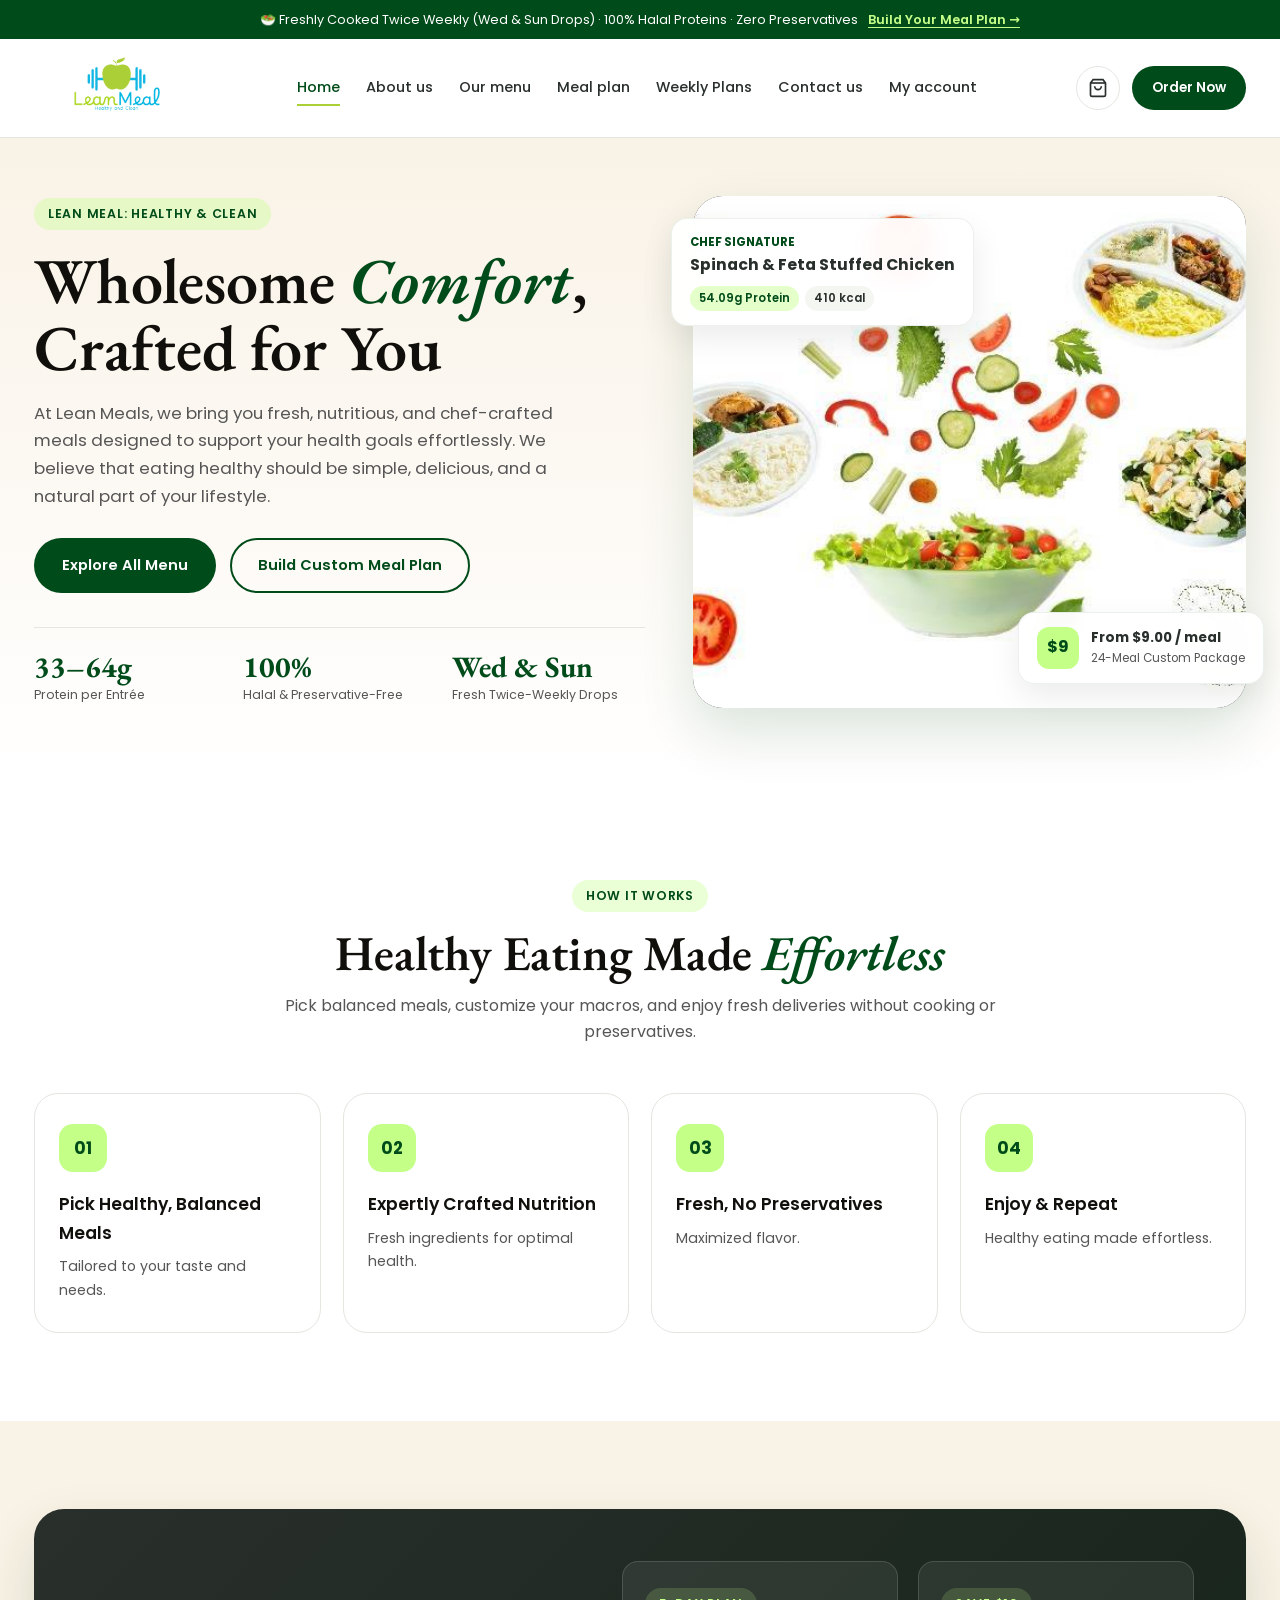
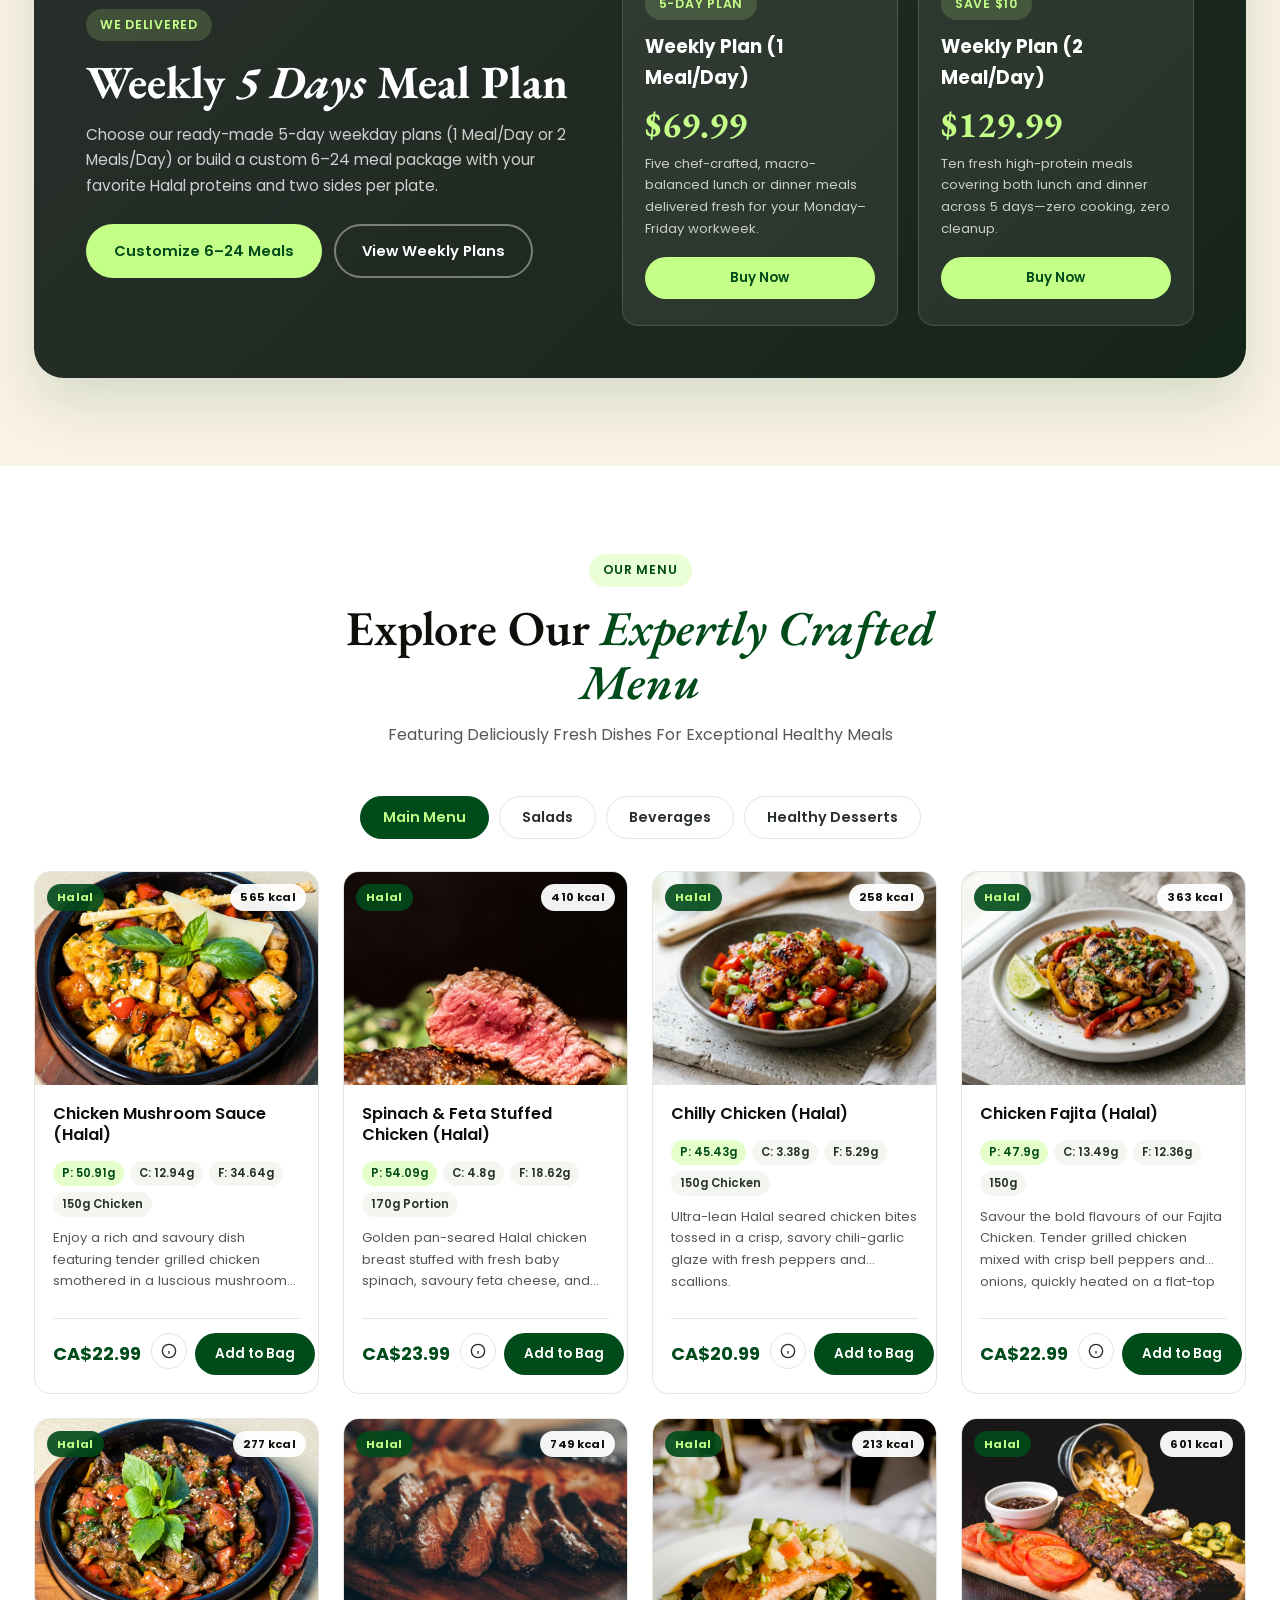
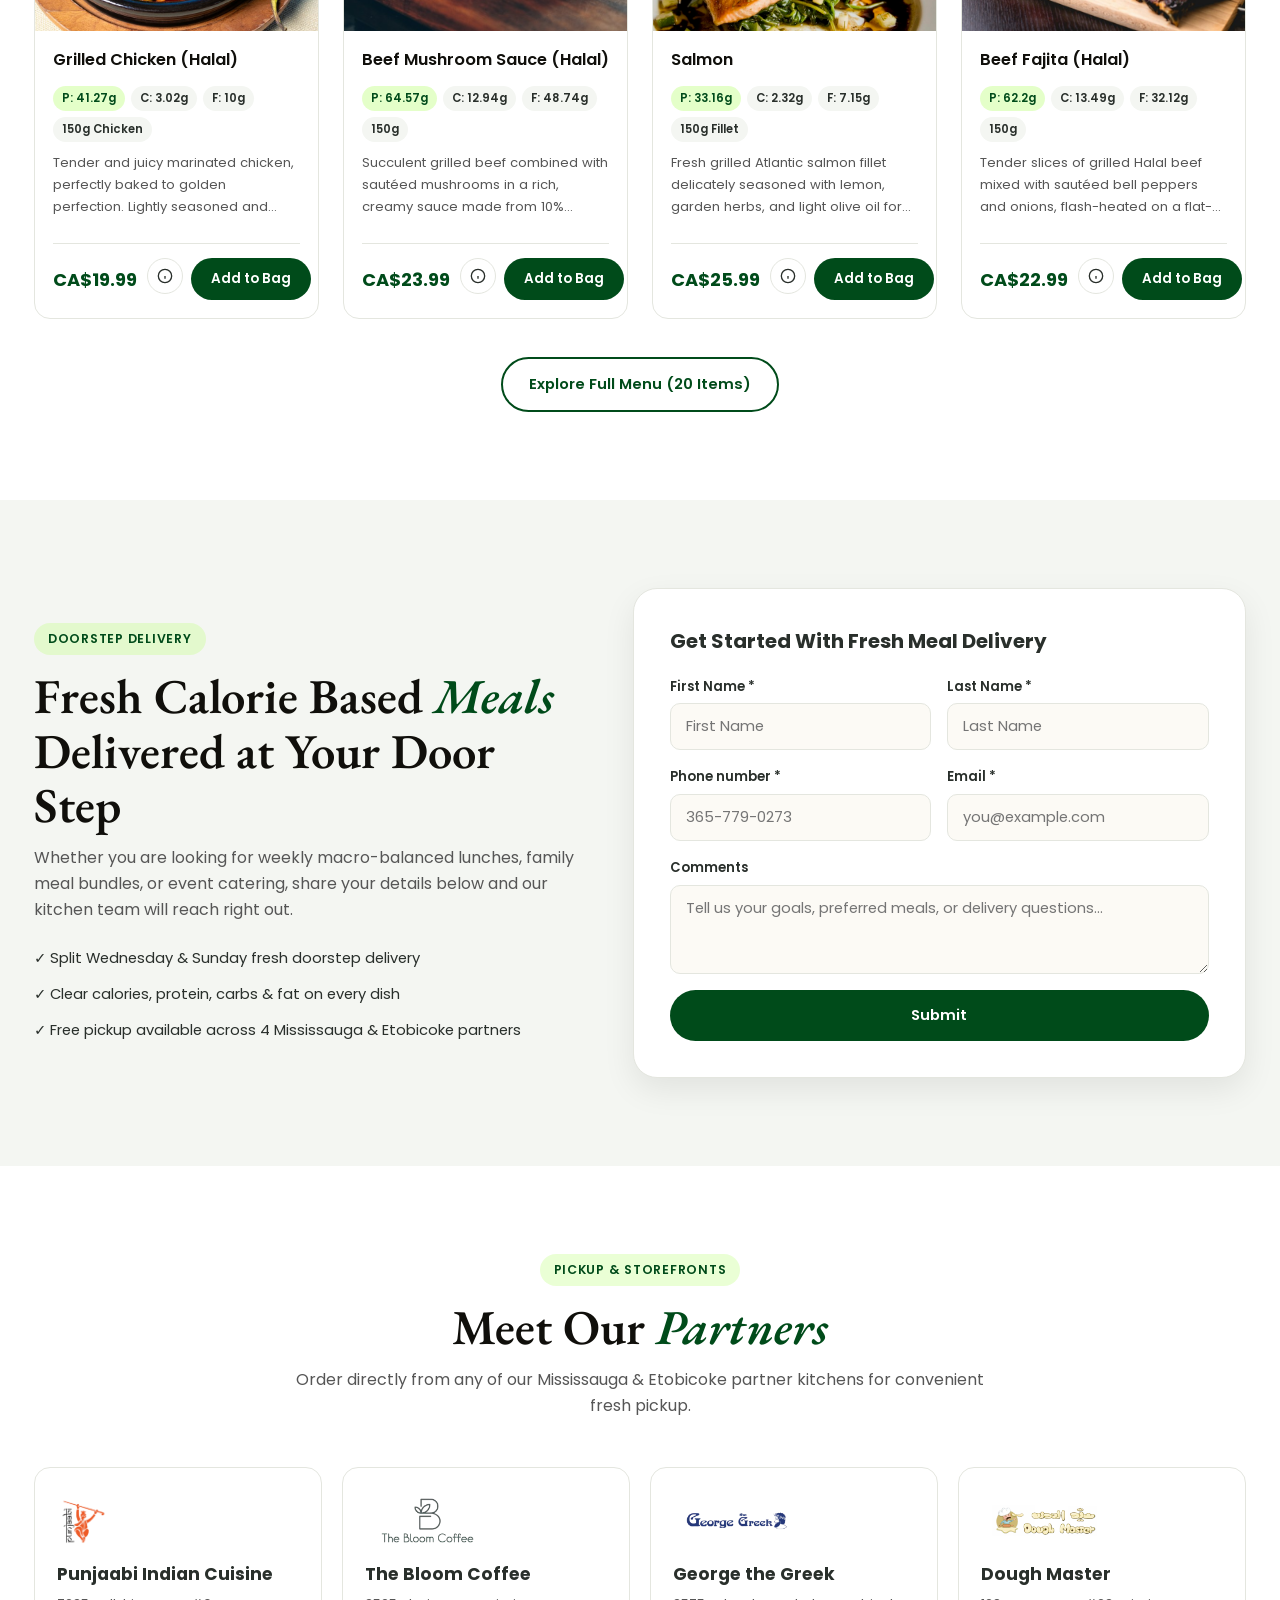
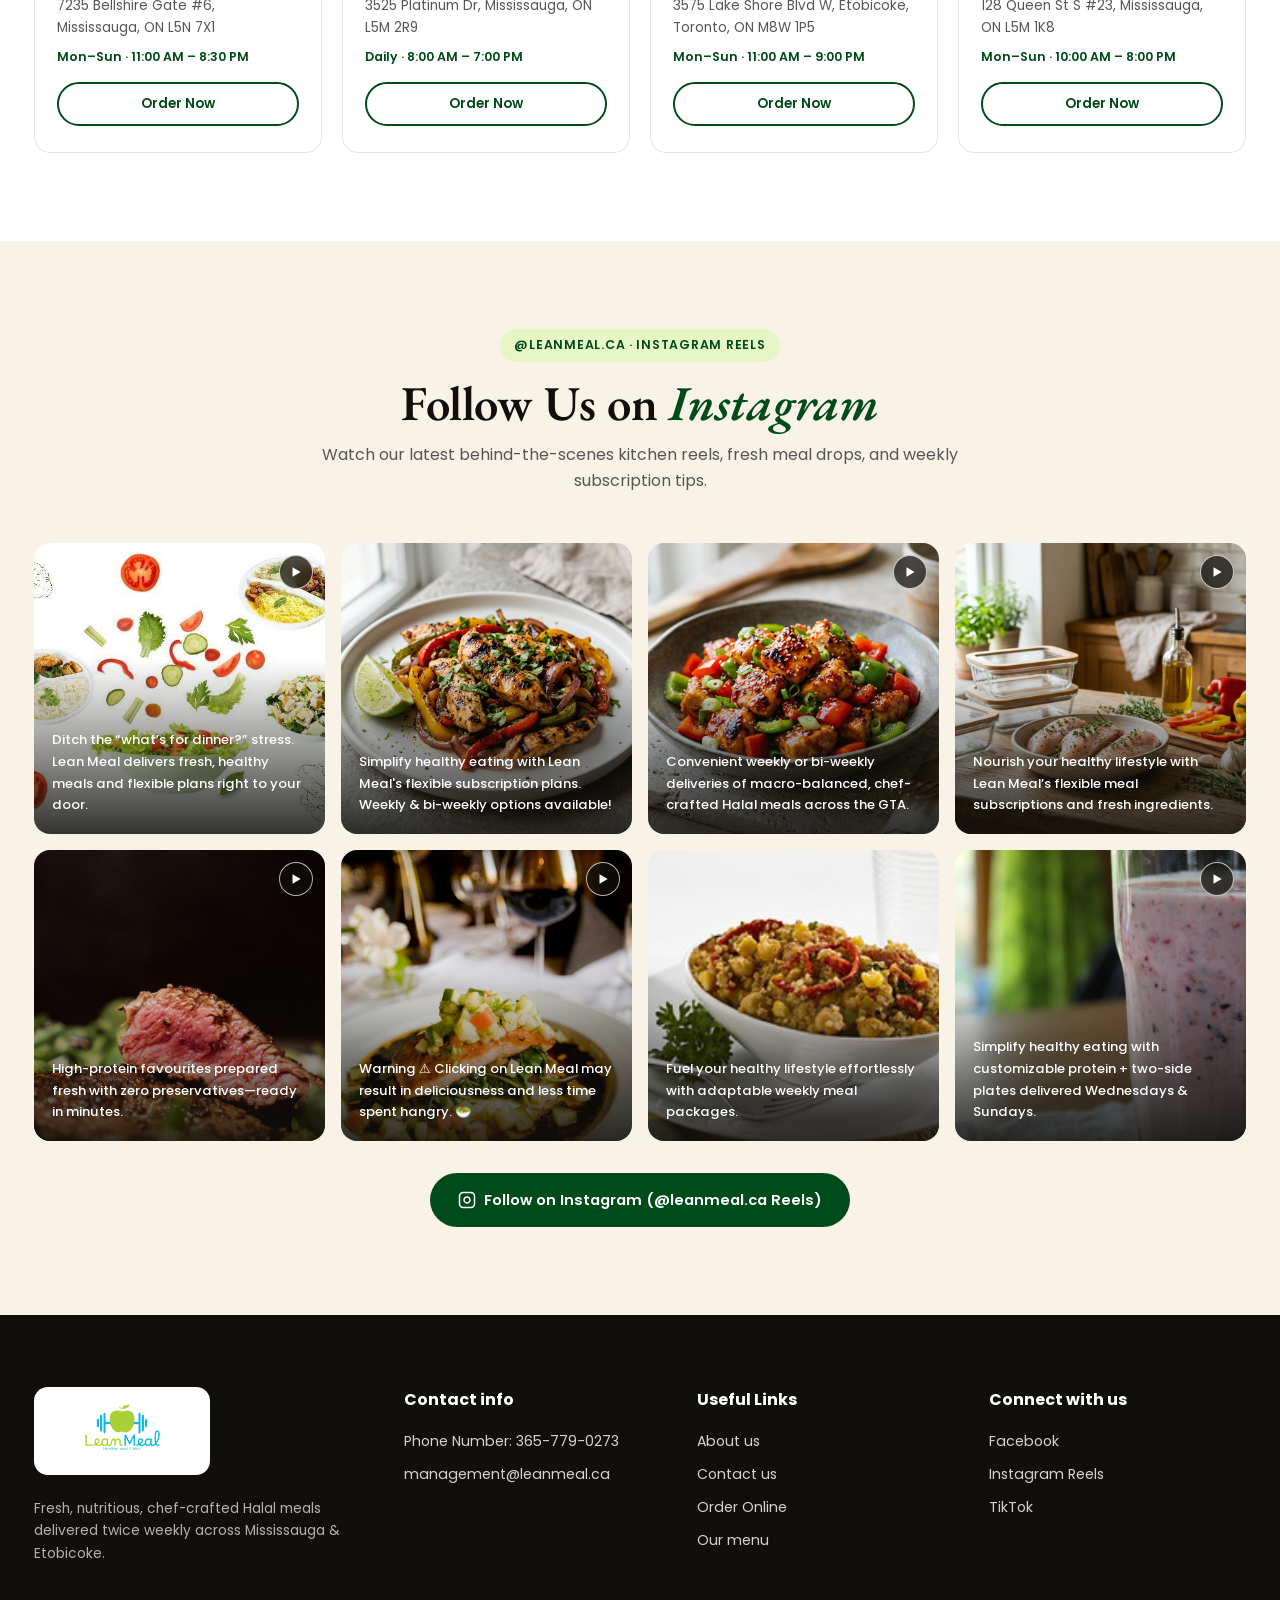
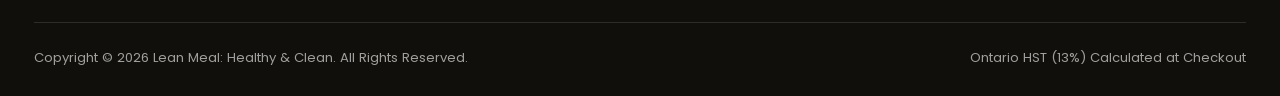
<file: index.html>
<!DOCTYPE html>
<html lang="en">
<head>
  <meta charset="UTF-8" />
  <meta name="viewport" content="width=device-width, initial-scale=1.0" />
  <title>Lean Meal: Healthy &amp; Clean</title>
  <meta name="description" content="At Lean Meals, we bring you fresh, nutritious, and chef-crafted meals designed to support your health goals effortlessly." />
  <link rel="icon" href="assets/images/favicon.svg" type="image/svg+xml" />
  <link rel="stylesheet" href="assets/css/style.css" />
</head>
<body>

  <!-- Announcement Bar -->
  <div class="lm-topbar">
    <div class="lm-container lm-topbar-inner">
      <span>🥗 Freshly Cooked Twice Weekly (Wed &amp; Sun Drops) · 100% Halal Proteins · Zero Preservatives</span>
      <a href="meal-plan.html">Build Your Meal Plan →</a>
    </div>
  </div>

  <!-- Header -->
  <header class="lm-header">
    <div class="lm-container lm-header-inner">
      <a href="index.html" class="lm-logo" aria-label="Lean Meal: Healthy &amp; Clean">
        <img src="assets/images/logo.png" alt="Lean Meal: Healthy &amp; Clean" class="lm-logo-img" />
      </a>

      <nav class="lm-nav" aria-label="Primary">
        <a href="index.html" class="active">Home</a>
        <a href="about-us.html">About us</a>
        <a href="our-menu.html">Our menu</a>
        <a href="meal-plan.html">Meal plan</a>
        <a href="shop.html">Weekly Plans</a>
        <a href="contact-us.html">Contact us</a>
        <a href="account.html">My account</a>
      </nav>

      <div class="lm-header-actions">
        <button type="button" class="lm-cart-btn" data-open-cart aria-label="Open shopping bag">
          <svg width="20" height="20" viewBox="0 0 24 24" fill="none" stroke="currentColor" stroke-width="2">
            <path d="M6 2L3 6v14a2 2 0 0 0 2 2h14a2 2 0 0 0 2-2V6l-3-4z"/>
            <line x1="3" y1="6" x2="21" y2="6"/>
            <path d="M16 10a4 4 0 0 1-8 0"/>
          </svg>
          <span class="lm-cart-badge" data-cart-count style="display:none;">0</span>
        </button>
        <a href="meal-plan.html" class="lm-btn lm-btn-primary lm-btn-sm">Order Now</a>
        <button type="button" class="lm-burger" data-open-mobile aria-label="Open menu">
          <svg width="22" height="22" viewBox="0 0 24 24" fill="none" stroke="currentColor" stroke-width="2">
            <line x1="3" y1="6" x2="21" y2="6"/>
            <line x1="3" y1="12" x2="21" y2="12"/>
            <line x1="3" y1="18" x2="21" y2="18"/>
          </svg>
        </button>
      </div>
    </div>
  </header>

  <main>
    <!-- Hero Section -->
    <section class="lm-hero">
      <div class="lm-container lm-hero-grid">
        <div>
          <span class="lm-eyebrow">Lean Meal: Healthy &amp; Clean</span>
          <h1 class="lm-hero-title">Wholesome <em>Comfort</em>, Crafted for You</h1>
          <p class="lm-hero-copy">
            At Lean Meals, we bring you fresh, nutritious, and chef-crafted meals designed to support your health goals effortlessly. We believe that eating healthy should be simple, delicious, and a natural part of your lifestyle.
          </p>
          <div class="lm-hero-cta">
            <a href="our-menu.html" class="lm-btn lm-btn-primary">Explore All Menu</a>
            <a href="meal-plan.html" class="lm-btn lm-btn-outline">Build Custom Meal Plan</a>
          </div>
          <div class="lm-hero-stats">
            <div>
              <div class="lm-stat-num">33–64g</div>
              <div class="lm-stat-label">Protein per Entrée</div>
            </div>
            <div>
              <div class="lm-stat-num">100%</div>
              <div class="lm-stat-label">Halal &amp; Preservative-Free</div>
            </div>
            <div>
              <div class="lm-stat-num">Wed &amp; Sun</div>
              <div class="lm-stat-label">Fresh Twice-Weekly Drops</div>
            </div>
          </div>
        </div>

        <div class="lm-hero-visual">
          <div class="lm-hero-frame">
            <img src="assets/images/hero-meals.png" alt="Lean Meal fresh calorie-based meal prep bowls" />
          </div>
          <div class="lm-float-card lm-float-top">
            <div style="font-size:0.72rem; font-weight:700; text-transform:uppercase; color:var(--lm-forest);">Chef Signature</div>
            <div style="font-weight:700; font-size:0.98rem;">Spinach &amp; Feta Stuffed Chicken</div>
            <div class="lm-macro-pill-row">
              <span class="lm-macro-pill pro">54.09g Protein</span>
              <span class="lm-macro-pill">410 kcal</span>
            </div>
          </div>
          <div class="lm-float-card lm-float-bottom">
            <div style="width:42px; height:42px; border-radius:12px; background:var(--lm-lime); color:var(--lm-forest); display:flex; align-items:center; justify-content:center; font-weight:700;">$9</div>
            <div>
              <div style="font-size:0.84rem; font-weight:700;">From $9.00 / meal</div>
              <div style="font-size:0.74rem; color:var(--lm-muted);">24-Meal Custom Package</div>
            </div>
          </div>
        </div>
      </div>
    </section>

    <!-- 4-Step Process -->
    <section class="lm-section">
      <div class="lm-container">
        <div class="lm-section-header">
          <span class="lm-eyebrow">How It Works</span>
          <h2 class="lm-section-title">Healthy Eating Made <em>Effortless</em></h2>
          <p class="lm-section-lead">Pick balanced meals, customize your macros, and enjoy fresh deliveries without cooking or preservatives.</p>
        </div>

        <div class="lm-steps-grid">
          <article class="lm-step-card">
            <div class="lm-step-num">01</div>
            <h3>Pick Healthy, Balanced Meals</h3>
            <p>Tailored to your taste and needs.</p>
          </article>
          <article class="lm-step-card">
            <div class="lm-step-num">02</div>
            <h3>Expertly Crafted Nutrition</h3>
            <p>Fresh ingredients for optimal health.</p>
          </article>
          <article class="lm-step-card">
            <div class="lm-step-num">03</div>
            <h3>Fresh, No Preservatives</h3>
            <p>Maximized flavor.</p>
          </article>
          <article class="lm-step-card">
            <div class="lm-step-num">04</div>
            <h3>Enjoy &amp; Repeat</h3>
            <p>Healthy eating made effortless.</p>
          </article>
        </div>
      </div>
    </section>

    <!-- Weekly 5 Days Meal Plan Banner -->
    <section class="lm-section lm-section-cream">
      <div class="lm-container">
        <div class="lm-weekly-banner">
          <div>
            <span class="lm-eyebrow lm-eyebrow-dark">We Delivered</span>
            <h2 class="lm-serif" style="font-size:clamp(2.2rem,3.6vw,3.1rem); margin:16px 0 14px; line-height:1.1; color:#fff;">
              Weekly <em>5 Days</em> Meal Plan
            </h2>
            <p style="color:rgba(255,255,255,0.78); margin:0 0 26px; font-size:0.96rem;">
              Choose our ready-made 5-day weekday plans (1 Meal/Day or 2 Meals/Day) or build a custom 6–24 meal package with your favorite Halal proteins and two sides per plate.
            </p>
            <div style="display:flex; flex-wrap:wrap; gap:12px;">
              <a href="meal-plan.html" class="lm-btn lm-btn-lime">Customize 6–24 Meals</a>
              <a href="shop.html" class="lm-btn lm-btn-outline-light">View Weekly Plans</a>
            </div>
          </div>

          <div class="lm-plan-cards-pair" id="lm-home-weekly-cards"></div>
        </div>
      </div>
    </section>

    <!-- Explore Our Expertly Crafted Menu (Tabbed) -->
    <section class="lm-section">
      <div class="lm-container">
        <div class="lm-section-header">
          <span class="lm-eyebrow">Our Menu</span>
          <h2 class="lm-section-title">Explore Our <em>Expertly Crafted Menu</em></h2>
          <p class="lm-section-lead">Featuring Deliciously Fresh Dishes For Exceptional Healthy Meals</p>
        </div>

        <div class="lm-tabs-row" role="tablist" aria-label="Menu Categories">
          <button type="button" class="lm-tab-btn active" data-home-tab="Main Menu">Main Menu</button>
          <button type="button" class="lm-tab-btn" data-home-tab="Salads">Salads</button>
          <button type="button" class="lm-tab-btn" data-home-tab="Beverages">Beverages</button>
          <button type="button" class="lm-tab-btn" data-home-tab="Healthy Desserts">Healthy Desserts</button>
        </div>

        <div class="lm-dish-grid" id="lm-home-menu-grid"></div>

        <div style="text-align:center; margin-top:38px;">
          <a href="our-menu.html" class="lm-btn lm-btn-outline">Explore Full Menu (20 Items)</a>
        </div>
      </div>
    </section>

    <!-- Fresh Calorie Based Meals Delivered at Your Door Step -->
    <section class="lm-section lm-section-mist">
      <div class="lm-container lm-inquiry-wrap">
        <div>
          <span class="lm-eyebrow">Doorstep Delivery</span>
          <h2 class="lm-section-title">Fresh Calorie Based <em>Meals</em> Delivered at Your Door Step</h2>
          <p style="color:var(--lm-muted); margin:0 0 22px;">
            Whether you are looking for weekly macro-balanced lunches, family meal bundles, or event catering, share your details below and our kitchen team will reach right out.
          </p>
          <div style="display:grid; gap:12px; font-size:0.92rem;">
            <div>✓ Split Wednesday &amp; Sunday fresh doorstep delivery</div>
            <div>✓ Clear calories, protein, carbs &amp; fat on every dish</div>
            <div>✓ Free pickup available across 4 Mississauga &amp; Etobicoke partners</div>
          </div>
        </div>

        <div class="lm-form-card">
          <h3 style="margin:0 0 18px; font-size:1.25rem;">Get Started With Fresh Meal Delivery</h3>
          <form id="lm-home-inquiry-form" class="lm-form-grid">
            <div class="lm-field">
              <label for="inq-first">First Name *</label>
              <input id="inq-first" type="text" class="lm-input" required placeholder="First Name" />
            </div>
            <div class="lm-field">
              <label for="inq-last">Last Name *</label>
              <input id="inq-last" type="text" class="lm-input" required placeholder="Last Name" />
            </div>
            <div class="lm-field">
              <label for="inq-phone">Phone number *</label>
              <input id="inq-phone" type="tel" class="lm-input" required placeholder="365-779-0273" />
            </div>
            <div class="lm-field">
              <label for="inq-email">Email *</label>
              <input id="inq-email" type="email" class="lm-input" required placeholder="you@example.com" />
            </div>
            <div class="lm-field full">
              <label for="inq-comments">Comments</label>
              <textarea id="inq-comments" rows="3" class="lm-textarea" placeholder="Tell us your goals, preferred meals, or delivery questions..."></textarea>
            </div>
            <div class="lm-field full">
              <button type="submit" class="lm-btn lm-btn-primary">Submit</button>
            </div>
          </form>
        </div>
      </div>
    </section>

    <!-- Meet Our Partners -->
    <section class="lm-section">
      <div class="lm-container">
        <div class="lm-section-header">
          <span class="lm-eyebrow">Pickup &amp; Storefronts</span>
          <h2 class="lm-section-title">Meet Our <em>Partners</em></h2>
          <p class="lm-section-lead">Order directly from any of our Mississauga &amp; Etobicoke partner kitchens for convenient fresh pickup.</p>
        </div>

        <div class="lm-partners-grid" id="lm-home-partners"></div>
      </div>
    </section>

    <!-- Instagram Reels Section (Before Footer) -->
    <section class="lm-section lm-section-cream" id="instagram-reels">
      <div class="lm-container">
        <div class="lm-section-header">
          <span class="lm-eyebrow">@leanmeal.ca · Instagram Reels</span>
          <h2 class="lm-section-title">Follow Us on <em>Instagram</em></h2>
          <p class="lm-section-lead">Watch our latest behind-the-scenes kitchen reels, fresh meal drops, and weekly subscription tips.</p>
        </div>

        <div class="lm-social-grid" id="lm-social-strip"></div>

        <div class="lm-ig-cta-row">
          <a href="https://www.instagram.com/leanmeal.ca/reels/" target="_blank" rel="noopener noreferrer" class="lm-btn lm-btn-primary">
            <svg width="18" height="18" viewBox="0 0 24 24" fill="none" stroke="currentColor" stroke-width="2" aria-hidden="true">
              <rect x="2" y="2" width="20" height="20" rx="5" ry="5"/>
              <path d="M16 11.37A4 4 0 1 1 12.63 8 4 4 0 0 1 16 11.37z"/>
              <line x1="17.5" y1="6.5" x2="17.51" y2="6.5"/>
            </svg>
            Follow on Instagram (@leanmeal.ca Reels)
          </a>
        </div>
      </div>
    </section>
  </main>

  <!-- Footer -->
  <footer class="lm-footer">
    <div class="lm-container">
      <div class="lm-footer-grid">
        <div>
          <a href="index.html" style="display:inline-block; margin-bottom:14px; background:#fff; padding:10px 16px; border-radius:14px;">
            <img src="assets/images/logo.png" alt="Lean Meal: Healthy &amp; Clean" style="height:68px; width:auto;" />
          </a>
          <p style="font-size:0.86rem; color:rgba(255,255,255,0.68); margin:0 0 14px;">
            Fresh, nutritious, chef-crafted Halal meals delivered twice weekly across Mississauga &amp; Etobicoke.
          </p>
        </div>
        <div>
          <h4>Contact info</h4>
          <ul>
            <li>Phone Number: <a href="tel:3657790273">365-779-0273</a></li>
            <li><a href="mailto:management@leanmeal.ca">management@leanmeal.ca</a></li>
          </ul>
        </div>
        <div>
          <h4>Useful Links</h4>
          <ul>
            <li><a href="about-us.html">About us</a></li>
            <li><a href="contact-us.html">Contact us</a></li>
            <li><a href="meal-plan.html">Order Online</a></li>
            <li><a href="our-menu.html">Our menu</a></li>
          </ul>
        </div>
        <div>
          <h4>Connect with us</h4>
          <ul>
            <li><a href="https://www.facebook.com/profile.php?id=61570598076960" target="_blank" rel="noopener noreferrer">Facebook</a></li>
            <li><a href="https://www.instagram.com/leanmeal.ca/reels/" target="_blank" rel="noopener noreferrer">Instagram Reels</a></li>
            <li><a href="https://www.tiktok.com/@leanmeal.ca" target="_blank" rel="noopener noreferrer">TikTok</a></li>
          </ul>
        </div>
      </div>
      <div class="lm-footer-bottom">
        <span>Copyright &copy; 2026 Lean Meal: Healthy &amp; Clean. All Rights Reserved.</span>
        <span>Ontario HST (13%) Calculated at Checkout</span>
      </div>
    </div>
  </footer>

  <script src="assets/js/data.js"></script>
  <script src="assets/js/app.js"></script>
  <script>
    document.addEventListener('DOMContentLoaded', () => {
      const Data = window.LEANMEAL_DATA;
      const App = window.LeanMealApp;

      // Render Weekly Plans pair
      const weeklyWrap = document.getElementById('lm-home-weekly-cards');
      if (weeklyWrap) {
        weeklyWrap.innerHTML = Data.weeklyPlans.map(plan => `
          <div class="lm-plan-mini">
            <div>
              <span class="lm-eyebrow lm-eyebrow-dark">${App.escapeHtml(plan.badge)}</span>
              <h3 style="margin:12px 0 4px; font-size:1.15rem; color:#fff;">${App.escapeHtml(plan.name)}</h3>
              <div class="lm-plan-price">$${plan.price.toFixed(2)}</div>
              <p style="font-size:0.82rem; color:rgba(255,255,255,0.75); margin:0 0 18px;">${App.escapeHtml(plan.description)}</p>
            </div>
            <button type="button" class="lm-btn lm-btn-lime lm-btn-sm" data-add-dish="${App.escapeHtml(plan.id)}">Buy Now</button>
          </div>
        `).join('');
      }

      // Render Tabbed Menu
      let activeCat = 'Main Menu';
      const menuGrid = document.getElementById('lm-home-menu-grid');
      function renderHomeMenu() {
        const items = Data.menuItems.filter(m => m.category === activeCat);
        menuGrid.innerHTML = items.map(App.renderDishCard).join('');
      }
      renderHomeMenu();

      document.querySelectorAll('[data-home-tab]').forEach(btn => {
        btn.addEventListener('click', () => {
          activeCat = btn.dataset.homeTab;
          document.querySelectorAll('[data-home-tab]').forEach(b => b.classList.toggle('active', b === btn));
          renderHomeMenu();
        });
      });

      // Render Partner Hubs with Partner Logos
      const partnerGrid = document.getElementById('lm-home-partners');
      if (partnerGrid) {
        partnerGrid.innerHTML = Data.partners.map(p => `
          <article class="lm-partner-card">
            <div>
              ${p.logo ? `<img src="${App.escapeHtml(p.logo)}" alt="${App.escapeHtml(p.name)}" class="lm-partner-logo" loading="lazy" />` : `<div class="lm-partner-badge">${App.escapeHtml(p.badge)}</div>`}
              <h3 style="margin:6px 0 6px; font-size:1.08rem;">${App.escapeHtml(p.name)}</h3>
              <p style="margin:0 0 8px; font-size:0.84rem; color:var(--lm-muted);">${App.escapeHtml(p.address)}</p>
              <div style="font-size:0.78rem; font-weight:600; color:var(--lm-forest);">${App.escapeHtml(p.hours)}</div>
            </div>
            <a href="meal-plan.html" class="lm-btn lm-btn-outline lm-btn-sm">Order Now</a>
          </article>
        `).join('');
      }

      // Render 8 Instagram Reels & Posts from @leanmeal.ca
      const socialEl = document.getElementById('lm-social-strip');
      if (socialEl && Data.instagramFeed) {
        socialEl.innerHTML = Data.instagramFeed.map(post => `
          <a href="${App.escapeHtml(post.url)}" target="_blank" rel="noopener noreferrer" class="lm-social-tile" aria-label="${App.escapeHtml(post.caption)}">
            ${post.isReel ? `
              <span class="lm-ig-play" title="Instagram Reel">
                <svg width="14" height="14" viewBox="0 0 24 24" fill="currentColor" aria-hidden="true"><polygon points="6 4 20 12 6 20 6 4"/></svg>
              </span>
            ` : ''}
            <img src="${App.escapeHtml(post.image)}" alt="${App.escapeHtml(post.caption)}" loading="lazy" />
            <div class="lm-social-overlay">${App.escapeHtml(post.caption)}</div>
          </a>
        `).join('');
      }

      // Home Inquiry Form
      const inqForm = document.getElementById('lm-home-inquiry-form');
      if (inqForm) {
        inqForm.addEventListener('submit', (e) => {
          e.preventDefault();
          App.saveInquiry({
            firstName: document.getElementById('inq-first').value,
            lastName: document.getElementById('inq-last').value,
            phone: document.getElementById('inq-phone').value,
            email: document.getElementById('inq-email').value,
            comments: document.getElementById('inq-comments').value
          });
          inqForm.reset();
          App.showToast('Thank you! Our Lean Meal team will contact you shortly.');
        });
      }
    });
  </script>
</body>
</html>
</file>
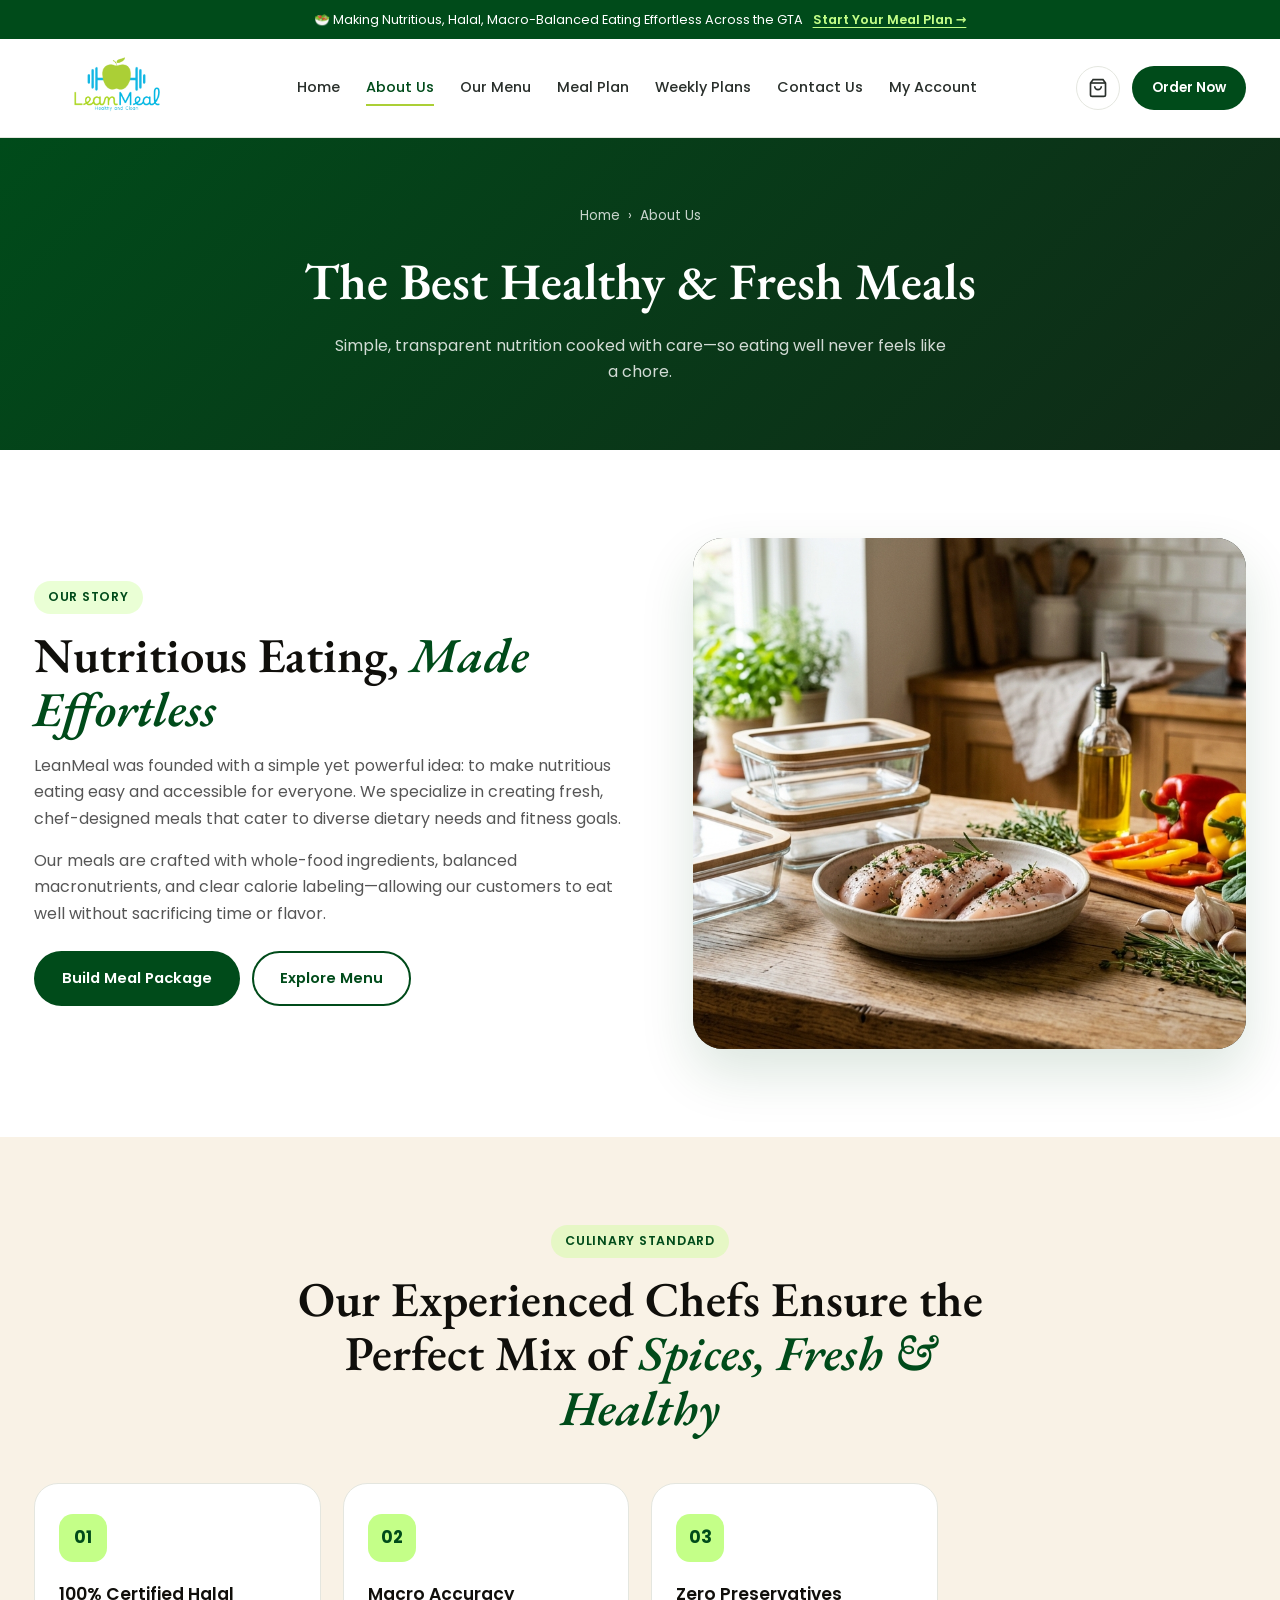
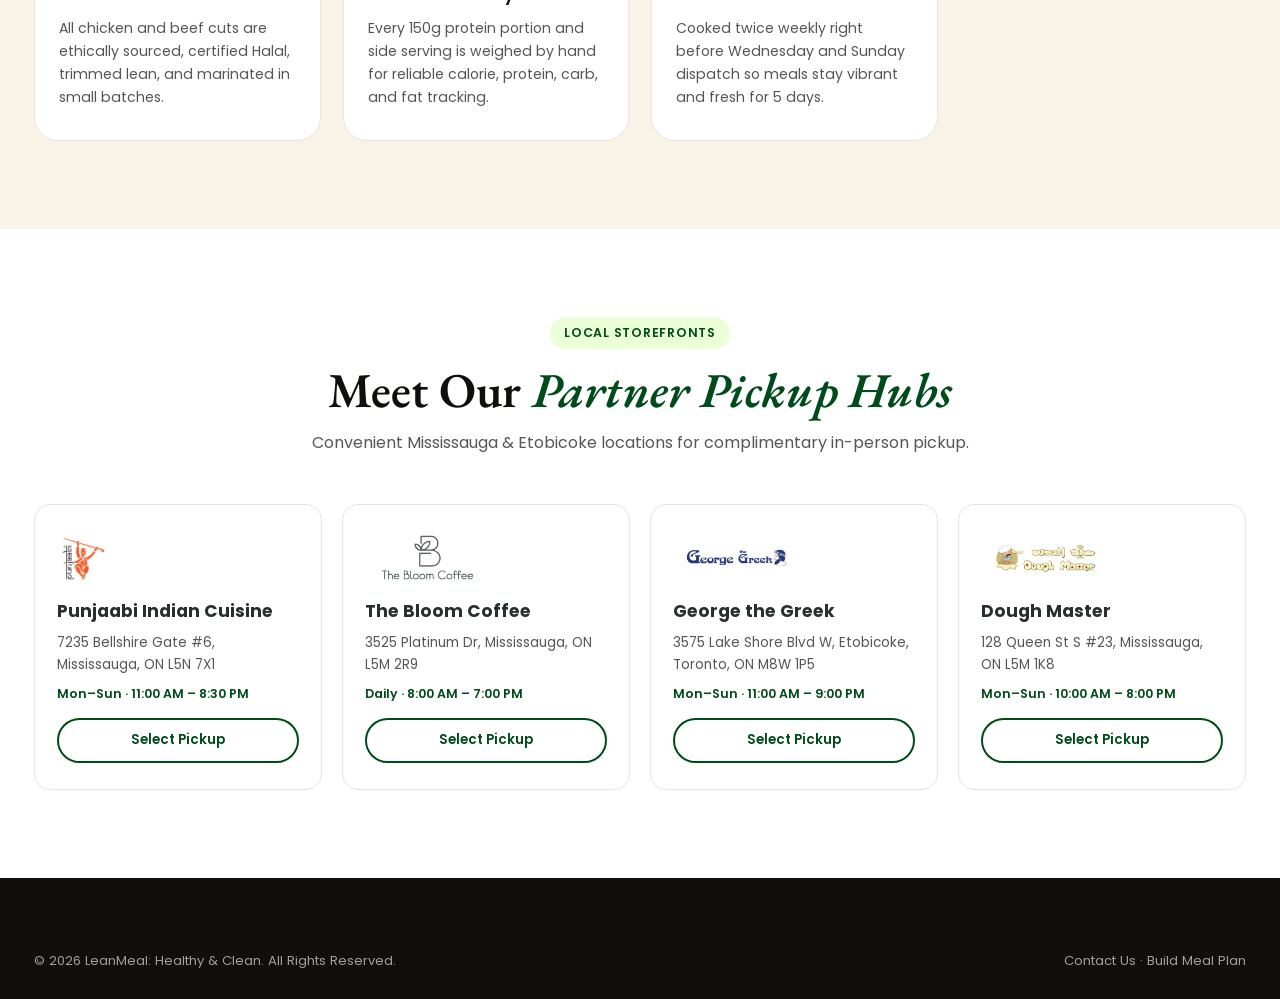
<file: about-us.html>
<!DOCTYPE html>
<html lang="en">
<head>
  <meta charset="UTF-8" />
  <meta name="viewport" content="width=device-width, initial-scale=1.0" />
  <title>About Us — LeanMeal: Healthy &amp; Clean</title>
  <link rel="icon" href="assets/images/favicon.svg" type="image/svg+xml" />
  <link rel="stylesheet" href="assets/css/style.css" />
</head>
<body>

  <div class="lm-topbar">
    <div class="lm-container lm-topbar-inner">
      <span>🥗 Making Nutritious, Halal, Macro-Balanced Eating Effortless Across the GTA</span>
      <a href="meal-plan.html">Start Your Meal Plan →</a>
    </div>
  </div>

  <header class="lm-header">
    <div class="lm-container lm-header-inner">
      <a href="index.html" class="lm-logo" aria-label="Lean Meal: Healthy &amp; Clean">
        <img src="assets/images/logo.png" alt="Lean Meal: Healthy &amp; Clean" class="lm-logo-img" />
      </a>

      <nav class="lm-nav" aria-label="Primary">
        <a href="index.html">Home</a>
        <a href="about-us.html" class="active">About Us</a>
        <a href="our-menu.html">Our Menu</a>
        <a href="meal-plan.html">Meal Plan</a>
        <a href="shop.html">Weekly Plans</a>
        <a href="contact-us.html">Contact Us</a>
        <a href="account.html">My Account</a>
      </nav>

      <div class="lm-header-actions">
        <button type="button" class="lm-cart-btn" data-open-cart aria-label="Open shopping bag">
          <svg width="20" height="20" viewBox="0 0 24 24" fill="none" stroke="currentColor" stroke-width="2">
            <path d="M6 2L3 6v14a2 2 0 0 0 2 2h14a2 2 0 0 0 2-2V6l-3-4z"/>
            <line x1="3" y1="6" x2="21" y2="6"/>
            <path d="M16 10a4 4 0 0 1-8 0"/>
          </svg>
          <span class="lm-cart-badge" data-cart-count style="display:none;">0</span>
        </button>
        <a href="meal-plan.html" class="lm-btn lm-btn-primary lm-btn-sm">Order Now</a>
        <button type="button" class="lm-burger" data-open-mobile aria-label="Open menu">
          <svg width="22" height="22" viewBox="0 0 24 24" fill="none" stroke="currentColor" stroke-width="2">
            <line x1="3" y1="6" x2="21" y2="6"/>
            <line x1="3" y1="12" x2="21" y2="12"/>
            <line x1="3" y1="18" x2="21" y2="18"/>
          </svg>
        </button>
      </div>
    </div>
  </header>

  <section class="lm-page-banner">
    <div class="lm-container">
      <div class="lm-breadcrumb"><a href="index.html">Home</a> <span>›</span> <span>About Us</span></div>
      <h1>The Best Healthy &amp; Fresh Meals</h1>
      <p style="margin:0 auto; max-width:620px; color:rgba(255,255,255,0.82);">
        Simple, transparent nutrition cooked with care—so eating well never feels like a chore.
      </p>
    </div>
  </section>

  <main>
    <section class="lm-section">
      <div class="lm-container lm-hero-grid">
        <div>
          <span class="lm-eyebrow">Our Story</span>
          <h2 class="lm-section-title">Nutritious Eating, <em>Made Effortless</em></h2>
          <p style="color:var(--lm-muted); margin-bottom:16px;">
            LeanMeal was founded with a simple yet powerful idea: to make nutritious eating easy and accessible for everyone. We specialize in creating fresh, chef-designed meals that cater to diverse dietary needs and fitness goals.
          </p>
          <p style="color:var(--lm-muted); margin-bottom:24px;">
            Our meals are crafted with whole-food ingredients, balanced macronutrients, and clear calorie labeling—allowing our customers to eat well without sacrificing time or flavor.
          </p>
          <div style="display:flex; gap:12px; flex-wrap:wrap;">
            <a href="meal-plan.html" class="lm-btn lm-btn-primary">Build Meal Package</a>
            <a href="our-menu.html" class="lm-btn lm-btn-outline">Explore Menu</a>
          </div>
        </div>
        <div class="lm-hero-frame">
          <img src="assets/images/about-kitchen.png" alt="Fresh ingredients on chef preparation table" />
        </div>
      </div>
    </section>

    <section class="lm-section lm-section-cream">
      <div class="lm-container">
        <div class="lm-section-header">
          <span class="lm-eyebrow">Culinary Standard</span>
          <h2 class="lm-section-title">Our Experienced Chefs Ensure the Perfect Mix of <em>Spices, Fresh &amp; Healthy</em></h2>
        </div>

        <div class="lm-steps-grid lm-steps-grid-3">
          <article class="lm-step-card">
            <div class="lm-step-num">01</div>
            <h3>100% Certified Halal</h3>
            <p>All chicken and beef cuts are ethically sourced, certified Halal, trimmed lean, and marinated in small batches.</p>
          </article>
          <article class="lm-step-card">
            <div class="lm-step-num">02</div>
            <h3>Macro Accuracy</h3>
            <p>Every 150g protein portion and side serving is weighed by hand for reliable calorie, protein, carb, and fat tracking.</p>
          </article>
          <article class="lm-step-card">
            <div class="lm-step-num">03</div>
            <h3>Zero Preservatives</h3>
            <p>Cooked twice weekly right before Wednesday and Sunday dispatch so meals stay vibrant and fresh for 5 days.</p>
          </article>
        </div>
      </div>
    </section>

    <section class="lm-section">
      <div class="lm-container">
        <div class="lm-section-header">
          <span class="lm-eyebrow">Local Storefronts</span>
          <h2 class="lm-section-title">Meet Our <em>Partner Pickup Hubs</em></h2>
          <p class="lm-section-lead">Convenient Mississauga &amp; Etobicoke locations for complimentary in-person pickup.</p>
        </div>
        <div class="lm-partners-grid" id="lm-about-partners"></div>
      </div>
    </section>
  </main>

  <footer class="lm-footer">
    <div class="lm-container">
      <div class="lm-footer-bottom" style="padding-top:0;">
        <span>&copy; 2026 LeanMeal: Healthy &amp; Clean. All Rights Reserved.</span>
        <span><a href="contact-us.html">Contact Us</a> · <a href="meal-plan.html">Build Meal Plan</a></span>
      </div>
    </div>
  </footer>

  <script src="assets/js/data.js"></script>
  <script src="assets/js/app.js"></script>
  <script>
    document.addEventListener('DOMContentLoaded', () => {
      const Data = window.LEANMEAL_DATA;
      const App = window.LeanMealApp;
      const el = document.getElementById('lm-about-partners');
      if (el) {
        el.innerHTML = Data.partners.map(p => `
          <article class="lm-partner-card">
            <div>
              ${p.logo ? `<img src="${App.escapeHtml(p.logo)}" alt="${App.escapeHtml(p.name)}" class="lm-partner-logo" loading="lazy" />` : `<div class="lm-partner-badge">${App.escapeHtml(p.badge)}</div>`}
              <h3 style="margin:6px 0 6px; font-size:1.08rem;">${App.escapeHtml(p.name)}</h3>
              <p style="margin:0 0 8px; font-size:0.84rem; color:var(--lm-muted);">${App.escapeHtml(p.address)}</p>
              <div style="font-size:0.78rem; font-weight:600; color:var(--lm-forest);">${App.escapeHtml(p.hours)}</div>
            </div>
            <a href="meal-plan.html" class="lm-btn lm-btn-outline lm-btn-sm">Select Pickup</a>
          </article>
        `).join('');
      }
    });
  </script>
</body>
</html>
</file>
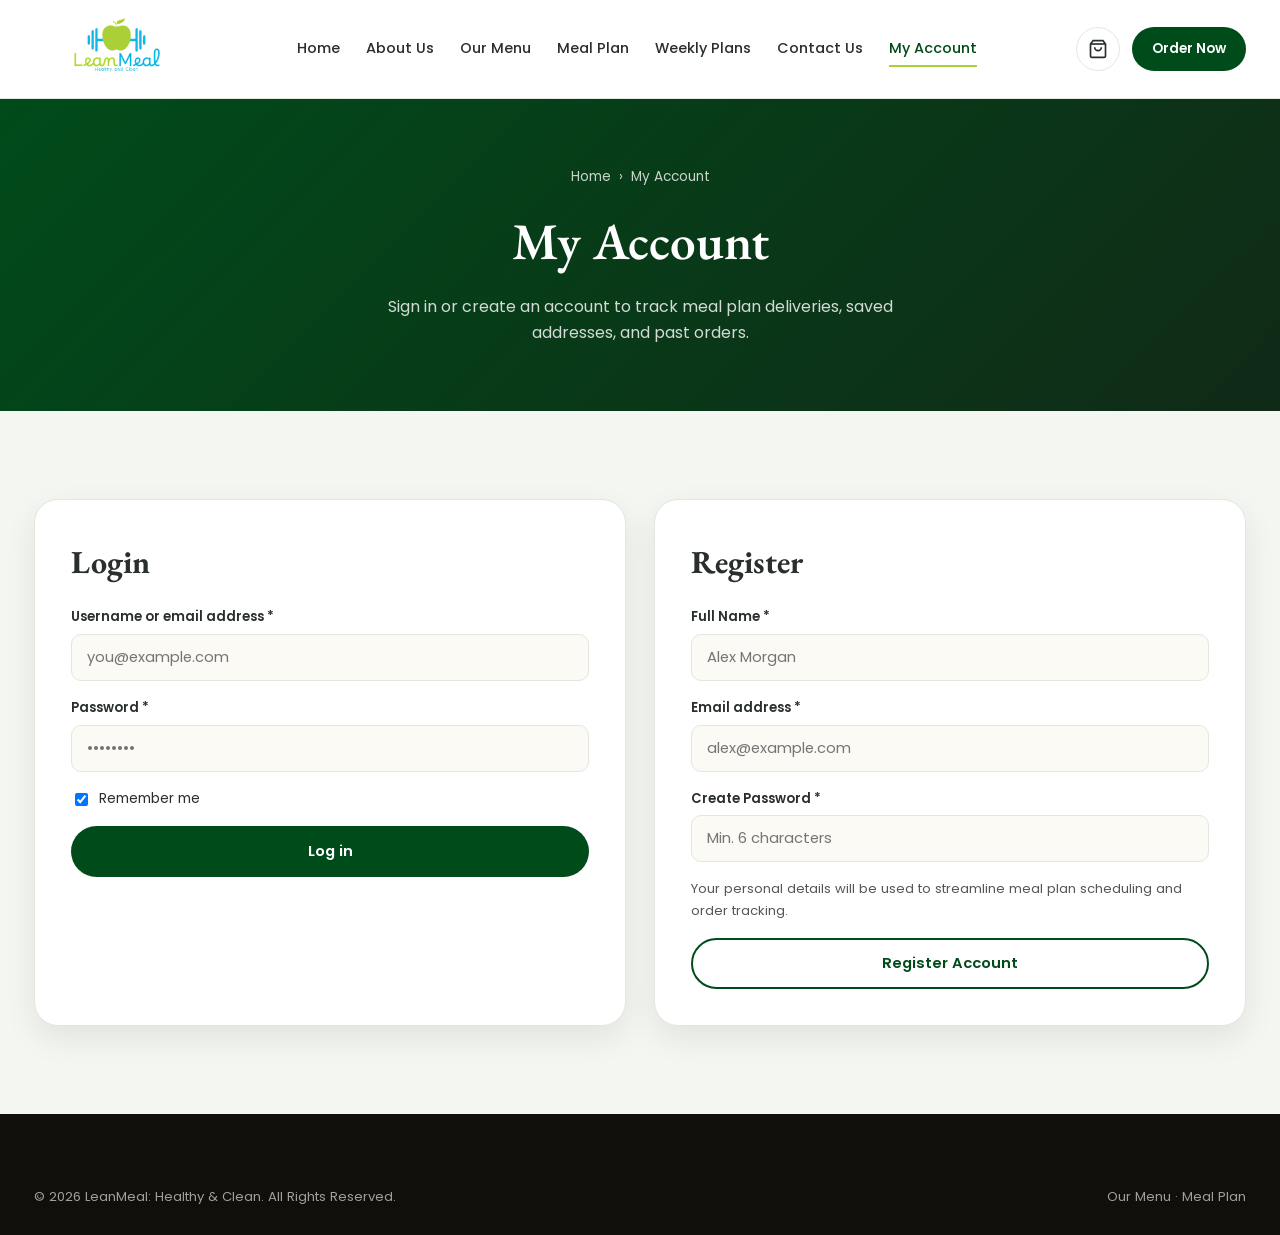
<file: account.html>
<!DOCTYPE html>
<html lang="en">
<head>
  <meta charset="UTF-8" />
  <meta name="viewport" content="width=device-width, initial-scale=1.0" />
  <title>My Account — LeanMeal: Healthy &amp; Clean</title>
  <link rel="icon" href="assets/images/favicon.svg" type="image/svg+xml" />
  <link rel="stylesheet" href="assets/css/style.css" />
</head>
<body>

  <header class="lm-header">
    <div class="lm-container lm-header-inner">
      <a href="index.html" class="lm-logo" aria-label="Lean Meal: Healthy &amp; Clean">
        <img src="assets/images/logo.png" alt="Lean Meal: Healthy &amp; Clean" class="lm-logo-img" />
      </a>

      <nav class="lm-nav" aria-label="Primary">
        <a href="index.html">Home</a>
        <a href="about-us.html">About Us</a>
        <a href="our-menu.html">Our Menu</a>
        <a href="meal-plan.html">Meal Plan</a>
        <a href="shop.html">Weekly Plans</a>
        <a href="contact-us.html">Contact Us</a>
        <a href="account.html" class="active">My Account</a>
      </nav>

      <div class="lm-header-actions">
        <button type="button" class="lm-cart-btn" data-open-cart aria-label="Open shopping bag">
          <svg width="20" height="20" viewBox="0 0 24 24" fill="none" stroke="currentColor" stroke-width="2">
            <path d="M6 2L3 6v14a2 2 0 0 0 2 2h14a2 2 0 0 0 2-2V6l-3-4z"/>
            <line x1="3" y1="6" x2="21" y2="6"/>
            <path d="M16 10a4 4 0 0 1-8 0"/>
          </svg>
          <span class="lm-cart-badge" data-cart-count style="display:none;">0</span>
        </button>
        <a href="meal-plan.html" class="lm-btn lm-btn-primary lm-btn-sm">Order Now</a>
        <button type="button" class="lm-burger" data-open-mobile aria-label="Open menu">
          <svg width="22" height="22" viewBox="0 0 24 24" fill="none" stroke="currentColor" stroke-width="2">
            <line x1="3" y1="6" x2="21" y2="6"/>
            <line x1="3" y1="12" x2="21" y2="12"/>
            <line x1="3" y1="18" x2="21" y2="18"/>
          </svg>
        </button>
      </div>
    </div>
  </header>

  <section class="lm-page-banner">
    <div class="lm-container">
      <div class="lm-breadcrumb"><a href="index.html">Home</a> <span>›</span> <span>My Account</span></div>
      <h1>My Account</h1>
      <p style="margin:0 auto; max-width:580px; color:rgba(255,255,255,0.82);">
        Sign in or create an account to track meal plan deliveries, saved addresses, and past orders.
      </p>
    </div>
  </section>

  <main class="lm-section lm-section-mist">
    <div class="lm-container" id="lm-account-root"></div>
  </main>

  <footer class="lm-footer">
    <div class="lm-container">
      <div class="lm-footer-bottom" style="padding-top:0;">
        <span>&copy; 2026 LeanMeal: Healthy &amp; Clean. All Rights Reserved.</span>
        <span><a href="our-menu.html">Our Menu</a> · <a href="meal-plan.html">Meal Plan</a></span>
      </div>
    </div>
  </footer>

  <script src="assets/js/data.js"></script>
  <script src="assets/js/app.js"></script>
  <script>
    document.addEventListener('DOMContentLoaded', () => {
      const App = window.LeanMealApp;
      const root = document.getElementById('lm-account-root');

      function render() {
        const user = App.getUser();
        const orders = App.getOrders();

        if (!user) {
          root.innerHTML = `
            <div class="lm-equal-two">
              <div class="lm-form-card">
                <h2 class="lm-serif" style="margin:0 0 18px; font-size:2rem;">Login</h2>
                <form id="lm-login-form" style="display:grid; gap:16px;">
                  <div class="lm-field">
                    <label for="login-email">Username or email address *</label>
                    <input id="login-email" type="email" class="lm-input" required placeholder="you@example.com" />
                  </div>
                  <div class="lm-field">
                    <label for="login-pass">Password *</label>
                    <input id="login-pass" type="password" class="lm-input" required placeholder="••••••••" />
                  </div>
                  <label style="display:flex; align-items:center; gap:8px; font-size:0.86rem;">
                    <input type="checkbox" checked /> Remember me
                  </label>
                  <button type="submit" class="lm-btn lm-btn-primary">Log in</button>
                </form>
              </div>

              <div class="lm-form-card">
                <h2 class="lm-serif" style="margin:0 0 18px; font-size:2rem;">Register</h2>
                <form id="lm-register-form" style="display:grid; gap:16px;">
                  <div class="lm-field">
                    <label for="reg-name">Full Name *</label>
                    <input id="reg-name" type="text" class="lm-input" required placeholder="Alex Morgan" />
                  </div>
                  <div class="lm-field">
                    <label for="reg-email">Email address *</label>
                    <input id="reg-email" type="email" class="lm-input" required placeholder="alex@example.com" />
                  </div>
                  <div class="lm-field">
                    <label for="reg-pass">Create Password *</label>
                    <input id="reg-pass" type="password" class="lm-input" required minlength="6" placeholder="Min. 6 characters" />
                  </div>
                  <p style="margin:0; font-size:0.82rem; color:var(--lm-muted);">
                    Your personal details will be used to streamline meal plan scheduling and order tracking.
                  </p>
                  <button type="submit" class="lm-btn lm-btn-outline">Register Account</button>
                </form>
              </div>
            </div>
          `;

          document.getElementById('lm-login-form').addEventListener('submit', (e) => {
            e.preventDefault();
            const email = document.getElementById('login-email').value.trim();
            App.saveUser({
              email,
              name: email.split('@')[0],
              phone: '365-779-0273',
              address: '128 Queen St S, Mississauga, ON L5M 1K8'
            });
            App.showToast('Signed in to your LeanMeal account!');
            render();
          });

          document.getElementById('lm-register-form').addEventListener('submit', (e) => {
            e.preventDefault();
            App.saveUser({
              name: document.getElementById('reg-name').value.trim(),
              email: document.getElementById('reg-email').value.trim(),
              phone: '',
              address: ''
            });
            App.showToast('Account registered and signed in!');
            render();
          });
          return;
        }

        // Logged-in Dashboard
        root.innerHTML = `
          <div style="display:flex; flex-wrap:wrap; justify-content:space-between; align-items:center; gap:14px; margin-bottom:28px;">
            <div>
              <span class="lm-eyebrow">Welcome Back</span>
              <h2 class="lm-serif" style="margin:8px 0 0; font-size:2.1rem;">Hello, ${App.escapeHtml(user.name)}</h2>
            </div>
            <div style="display:flex; gap:10px;">
              <a href="meal-plan.html" class="lm-btn lm-btn-primary lm-btn-sm">New Meal Plan</a>
              <button type="button" id="lm-logout-btn" class="lm-btn lm-btn-outline lm-btn-sm">Sign Out</button>
            </div>
          </div>

          <div class="lm-two-col">
            <div class="lm-form-card">
              <h3 style="margin:0 0 18px;">Order &amp; Meal Plan History (${orders.length})</h3>
              ${orders.length === 0 ? `
                <div style="text-align:center; padding:36px 12px; background:var(--lm-mist); border-radius:14px;">
                  <p style="margin:0 0 14px; color:var(--lm-muted);">You haven't placed any orders in this browser yet.</p>
                  <a href="meal-plan.html" class="lm-btn lm-btn-primary lm-btn-sm">Build Your First Meal Plan</a>
                </div>
              ` : `
                <div style="display:grid; gap:14px;">
                  ${orders.map(o => `
                    <div class="lm-plate-box" style="margin:0;">
                      <div style="display:flex; flex-wrap:wrap; justify-content:space-between; gap:8px; margin-bottom:8px;">
                        <strong>${App.escapeHtml(o.id)} · ${App.escapeHtml(o.type)}</strong>
                        <span class="lm-badge lm-badge-halal">${App.escapeHtml(o.status)}</span>
                      </div>
                      <div style="font-size:0.84rem; color:var(--lm-muted); margin-bottom:8px;">
                        Placed: ${new Date(o.createdAt).toLocaleString('en-CA')} · Total: <strong>${App.formatCAD(o.totals?.grandTotal || o.totals?.total || 0)}</strong>
                      </div>
                      ${o.schedule ? `
                        <div style="font-size:0.8rem; background:#fff; padding:8px 12px; border-radius:8px; border:1px solid var(--lm-border);">
                          Drop 1: ${App.escapeHtml(o.schedule[0].formatted)} (${o.schedule[0].meals} meals) ·
                          Drop 2: ${App.escapeHtml(o.schedule[1].formatted)} (${o.schedule[1].meals} meals)
                        </div>
                      ` : ''}
                    </div>
                  `).join('')}
                </div>
              `}
            </div>

            <aside class="lm-summary-box" style="position:static;">
              <h3 style="margin:0 0 16px;">Saved Profile &amp; Address</h3>
              <form id="lm-profile-form" style="display:grid; gap:12px;">
                <div class="lm-field">
                  <label>Full Name</label>
                  <input id="prof-name" class="lm-input" value="${App.escapeHtml(user.name)}" />
                </div>
                <div class="lm-field">
                  <label>Email</label>
                  <input id="prof-email" class="lm-input" value="${App.escapeHtml(user.email)}" />
                </div>
                <div class="lm-field">
                  <label>Phone</label>
                  <input id="prof-phone" class="lm-input" value="${App.escapeHtml(user.phone || '')}" placeholder="(365) 779-0273" />
                </div>
                <div class="lm-field">
                  <label>Default GTA Delivery Address</label>
                  <input id="prof-addr" class="lm-input" value="${App.escapeHtml(user.address || '')}" placeholder="Street, City, Postal Code" />
                </div>
                <button type="submit" class="lm-btn lm-btn-primary lm-btn-sm">Save Profile</button>
              </form>
            </aside>
          </div>
        `;

        document.getElementById('lm-logout-btn').addEventListener('click', () => {
          App.saveUser(null);
          App.showToast('Signed out.');
          render();
        });

        document.getElementById('lm-profile-form').addEventListener('submit', (e) => {
          e.preventDefault();
          App.saveUser({
            name: document.getElementById('prof-name').value.trim(),
            email: document.getElementById('prof-email').value.trim(),
            phone: document.getElementById('prof-phone').value.trim(),
            address: document.getElementById('prof-addr').value.trim()
          });
          App.showToast('Profile saved! Used automatically in Meal Plan Builder & Checkout.');
        });
      }

      render();
    });
  </script>
</body>
</html>
</file>
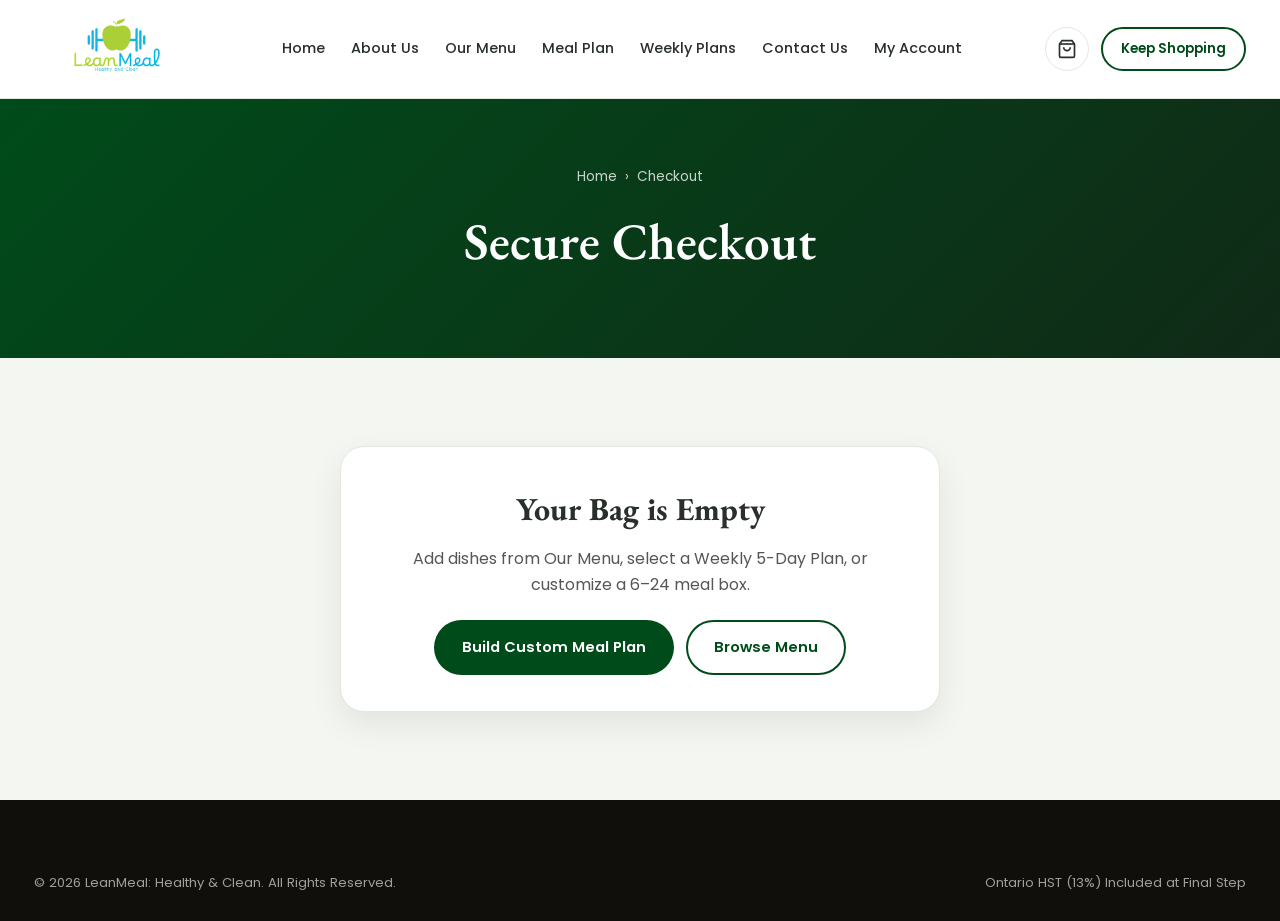
<file: checkout.html>
<!DOCTYPE html>
<html lang="en">
<head>
  <meta charset="UTF-8" />
  <meta name="viewport" content="width=device-width, initial-scale=1.0" />
  <title>Checkout — LeanMeal: Healthy &amp; Clean</title>
  <link rel="icon" href="assets/images/favicon.svg" type="image/svg+xml" />
  <link rel="stylesheet" href="assets/css/style.css" />
</head>
<body>

  <header class="lm-header">
    <div class="lm-container lm-header-inner">
      <a href="index.html" class="lm-logo" aria-label="Lean Meal: Healthy &amp; Clean">
        <img src="assets/images/logo.png" alt="Lean Meal: Healthy &amp; Clean" class="lm-logo-img" />
      </a>

      <nav class="lm-nav" aria-label="Primary">
        <a href="index.html">Home</a>
        <a href="about-us.html">About Us</a>
        <a href="our-menu.html">Our Menu</a>
        <a href="meal-plan.html">Meal Plan</a>
        <a href="shop.html">Weekly Plans</a>
        <a href="contact-us.html">Contact Us</a>
        <a href="account.html">My Account</a>
      </nav>

      <div class="lm-header-actions">
        <button type="button" class="lm-cart-btn" data-open-cart aria-label="Open shopping bag">
          <svg width="20" height="20" viewBox="0 0 24 24" fill="none" stroke="currentColor" stroke-width="2">
            <path d="M6 2L3 6v14a2 2 0 0 0 2 2h14a2 2 0 0 0 2-2V6l-3-4z"/>
            <line x1="3" y1="6" x2="21" y2="6"/>
            <path d="M16 10a4 4 0 0 1-8 0"/>
          </svg>
          <span class="lm-cart-badge" data-cart-count style="display:none;">0</span>
        </button>
        <a href="our-menu.html" class="lm-btn lm-btn-outline lm-btn-sm">Keep Shopping</a>
      </div>
    </div>
  </header>

  <section class="lm-page-banner">
    <div class="lm-container">
      <div class="lm-breadcrumb"><a href="index.html">Home</a> <span>›</span> <span>Checkout</span></div>
      <h1>Secure Checkout</h1>
    </div>
  </section>

  <main class="lm-section lm-section-mist">
    <div class="lm-container" id="lm-checkout-root"></div>
  </main>

  <footer class="lm-footer">
    <div class="lm-container">
      <div class="lm-footer-bottom" style="padding-top:0;">
        <span>&copy; 2026 LeanMeal: Healthy &amp; Clean. All Rights Reserved.</span>
        <span>Ontario HST (13%) Included at Final Step</span>
      </div>
    </div>
  </footer>

  <script src="assets/js/data.js"></script>
  <script src="assets/js/app.js"></script>
  <script>
    document.addEventListener('DOMContentLoaded', () => {
      const Data = window.LEANMEAL_DATA;
      const App = window.LeanMealApp;
      const root = document.getElementById('lm-checkout-root');

      let promoCode = '';
      let fulfillment = 'delivery';

      function render() {
        const cart = App.getCart();
        const totals = App.getCartTotals(promoCode);
        const user = App.getUser() || {};

        if (cart.length === 0) {
          root.innerHTML = `
            <div class="lm-form-card" style="text-align:center; max-width:600px; margin:0 auto;">
              <h2 class="lm-serif" style="margin:0 0 10px; font-size:2rem;">Your Bag is Empty</h2>
              <p style="color:var(--lm-muted); margin:0 0 22px;">
                Add dishes from Our Menu, select a Weekly 5-Day Plan, or customize a 6–24 meal box.
              </p>
              <div style="display:flex; gap:12px; justify-content:center; flex-wrap:wrap;">
                <a href="meal-plan.html" class="lm-btn lm-btn-primary">Build Custom Meal Plan</a>
                <a href="our-menu.html" class="lm-btn lm-btn-outline">Browse Menu</a>
              </div>
            </div>
          `;
          return;
        }

        const schedule = App.computeDeliverySchedule(totals.count);

        root.innerHTML = `
          <form id="lm-checkout-form" class="lm-two-col">
            <div class="lm-form-card" style="display:grid; gap:20px;">
              <div>
                <h2 class="lm-serif" style="margin:0 0 6px; font-size:1.85rem;">1. Contact &amp; Fulfillment</h2>
                <div class="lm-form-grid" style="margin-top:14px;">
                  <div class="lm-field full">
                    <label>Full Name *</label>
                    <input id="ck-name" class="lm-input" required value="${App.escapeHtml(user.name || '')}" placeholder="Jordan Taylor" />
                  </div>
                  <div class="lm-field">
                    <label>Email Address *</label>
                    <input id="ck-email" type="email" class="lm-input" required value="${App.escapeHtml(user.email || '')}" placeholder="jordan@example.com" />
                  </div>
                  <div class="lm-field">
                    <label>Phone Number *</label>
                    <input id="ck-phone" type="tel" class="lm-input" required value="${App.escapeHtml(user.phone || '')}" placeholder="(365) 779-0273" />
                  </div>
                </div>
              </div>

              <div class="lm-plate-box" style="margin:0;">
                <label style="display:block; font-weight:700; margin-bottom:10px;">Delivery or Partner Hub Pickup</label>
                <div style="display:flex; gap:18px; flex-wrap:wrap; margin-bottom:12px;">
                  <label style="cursor:pointer;"><input type="radio" name="ck-fulfill" value="delivery" ${fulfillment === 'delivery' ? 'checked' : ''} /> Doorstep Delivery (Free)</label>
                  <label style="cursor:pointer;"><input type="radio" name="ck-fulfill" value="pickup" ${fulfillment === 'pickup' ? 'checked' : ''} /> Partner Hub Pickup (Free)</label>
                </div>
                ${fulfillment === 'delivery' ? `
                  <div class="lm-form-grid">
                    <div class="lm-field">
                      <label>Street Address *</label>
                      <input id="ck-addr" class="lm-input" required value="${App.escapeHtml(user.address || '')}" placeholder="128 Queen St S, Mississauga" />
                    </div>
                    <div class="lm-field">
                      <label>Next Fresh Drop Date</label>
                      <input class="lm-input" readonly value="${App.escapeHtml(schedule.drops[0].formatted)}" />
                    </div>
                  </div>
                ` : `
                  <div class="lm-field">
                    <label>Select Partner Pickup Location</label>
                    <select id="ck-hub" class="lm-select">
                      ${Data.partners.map(p => `<option value="${p.id}">${App.escapeHtml(p.name)} — ${App.escapeHtml(p.address)}</option>`).join('')}
                    </select>
                  </div>
                `}
              </div>

              <div>
                <h2 class="lm-serif" style="margin:0 0 10px; font-size:1.85rem;">2. Payment Details (Demo)</h2>
                <div class="lm-form-grid">
                  <div class="lm-field full">
                    <label>Card Number *</label>
                    <input id="ck-card" class="lm-input" required placeholder="4242 •••• •••• 4242" maxlength="19" />
                  </div>
                  <div class="lm-field">
                    <label>Expiry (MM/YY) *</label>
                    <input class="lm-input" required placeholder="09/28" maxlength="5" />
                  </div>
                  <div class="lm-field">
                    <label>CVC *</label>
                    <input class="lm-input" required placeholder="123" maxlength="4" />
                  </div>
                </div>
              </div>
            </div>

            <aside class="lm-summary-box">
              <h3 style="margin:0 0 16px;">Order Summary</h3>
              <div style="display:grid; gap:10px; margin-bottom:16px;">
                ${cart.map(it => `
                  <div style="display:flex; justify-content:space-between; font-size:0.86rem;">
                    <span>${it.qty}× ${App.escapeHtml(it.name)}</span>
                    <strong>${App.formatCAD(it.price * it.qty)}</strong>
                  </div>
                `).join('')}
              </div>

              <div class="lm-line-row"><span>Subtotal</span><span>${App.formatCAD(totals.subtotal)}</span></div>
              ${totals.discount > 0 ? `<div class="lm-line-row" style="color:var(--lm-forest);"><span>Promo Discount</span><strong>−${App.formatCAD(totals.discount)}</strong></div>` : ''}
              <div class="lm-line-row"><span>Delivery</span><span style="color:var(--lm-forest); font-weight:600;">FREE</span></div>
              <div class="lm-line-row"><span>Ontario HST (13%)</span><span>${App.formatCAD(totals.tax)}</span></div>
              <div class="lm-line-row total"><span>Grand Total</span><span>${App.formatCAD(totals.total)}</span></div>

              <div style="display:flex; gap:8px; margin:16px 0;">
                <input id="ck-promo" class="lm-input" placeholder="Promo: LEAN10" value="${App.escapeHtml(promoCode)}" />
                <button type="button" id="ck-apply-promo" class="lm-btn lm-btn-outline lm-btn-sm">Apply</button>
              </div>

              <button type="submit" class="lm-btn lm-btn-primary" style="width:100%;">Complete Order</button>
            </aside>
          </form>
        `;

        document.querySelectorAll('[name="ck-fulfill"]').forEach(r => {
          r.addEventListener('change', (e) => {
            fulfillment = e.target.value;
            render();
          });
        });

        document.getElementById('ck-apply-promo').addEventListener('click', () => {
          const val = document.getElementById('ck-promo').value.trim().toUpperCase();
          if (!val || !Data.promoCodes[val]) {
            App.showToast('Invalid promo code. Try LEAN10, FRESH15, or WELCOME5.');
            promoCode = '';
          } else {
            promoCode = val;
            App.showToast(`Applied ${Data.promoCodes[val].label}`);
          }
          render();
        });

        document.getElementById('lm-checkout-form').addEventListener('submit', (e) => {
          e.preventDefault();
          const orderId = 'LM-' + Math.floor(100000 + Math.random() * 900000);
          App.saveOrder({
            id: orderId,
            type: 'Menu & Weekly Plan Order',
            createdAt: new Date().toISOString(),
            status: 'Confirmed — Preparing',
            items: cart,
            fulfillment,
            schedule: schedule.drops,
            totals
          });
          App.clearCart();
          root.innerHTML = `
            <div class="lm-form-card" style="text-align:center; max-width:620px; margin:0 auto;">
              <div style="width:64px; height:64px; border-radius:50%; background:var(--lm-lime); color:var(--lm-forest); display:flex; align-items:center; justify-content:center; font-size:1.8rem; margin:0 auto 14px;">✓</div>
              <span class="lm-eyebrow">Order Confirmed</span>
              <h2 class="lm-serif" style="margin:10px 0 8px; font-size:2.1rem;">Order ${orderId} Placed!</h2>
              <p style="color:var(--lm-muted); margin:0 0 22px;">
                Grand Total: <strong>${App.formatCAD(totals.total)}</strong> · Scheduled for ${App.escapeHtml(schedule.drops[0].formatted)}.
              </p>
              <div style="display:flex; gap:12px; justify-content:center; flex-wrap:wrap;">
                <a href="account.html" class="lm-btn lm-btn-primary">Track in My Account</a>
                <a href="index.html" class="lm-btn lm-btn-outline">Return Home</a>
              </div>
            </div>
          `;
        });
      }

      render();
    });
  </script>
</body>
</html>
</file>
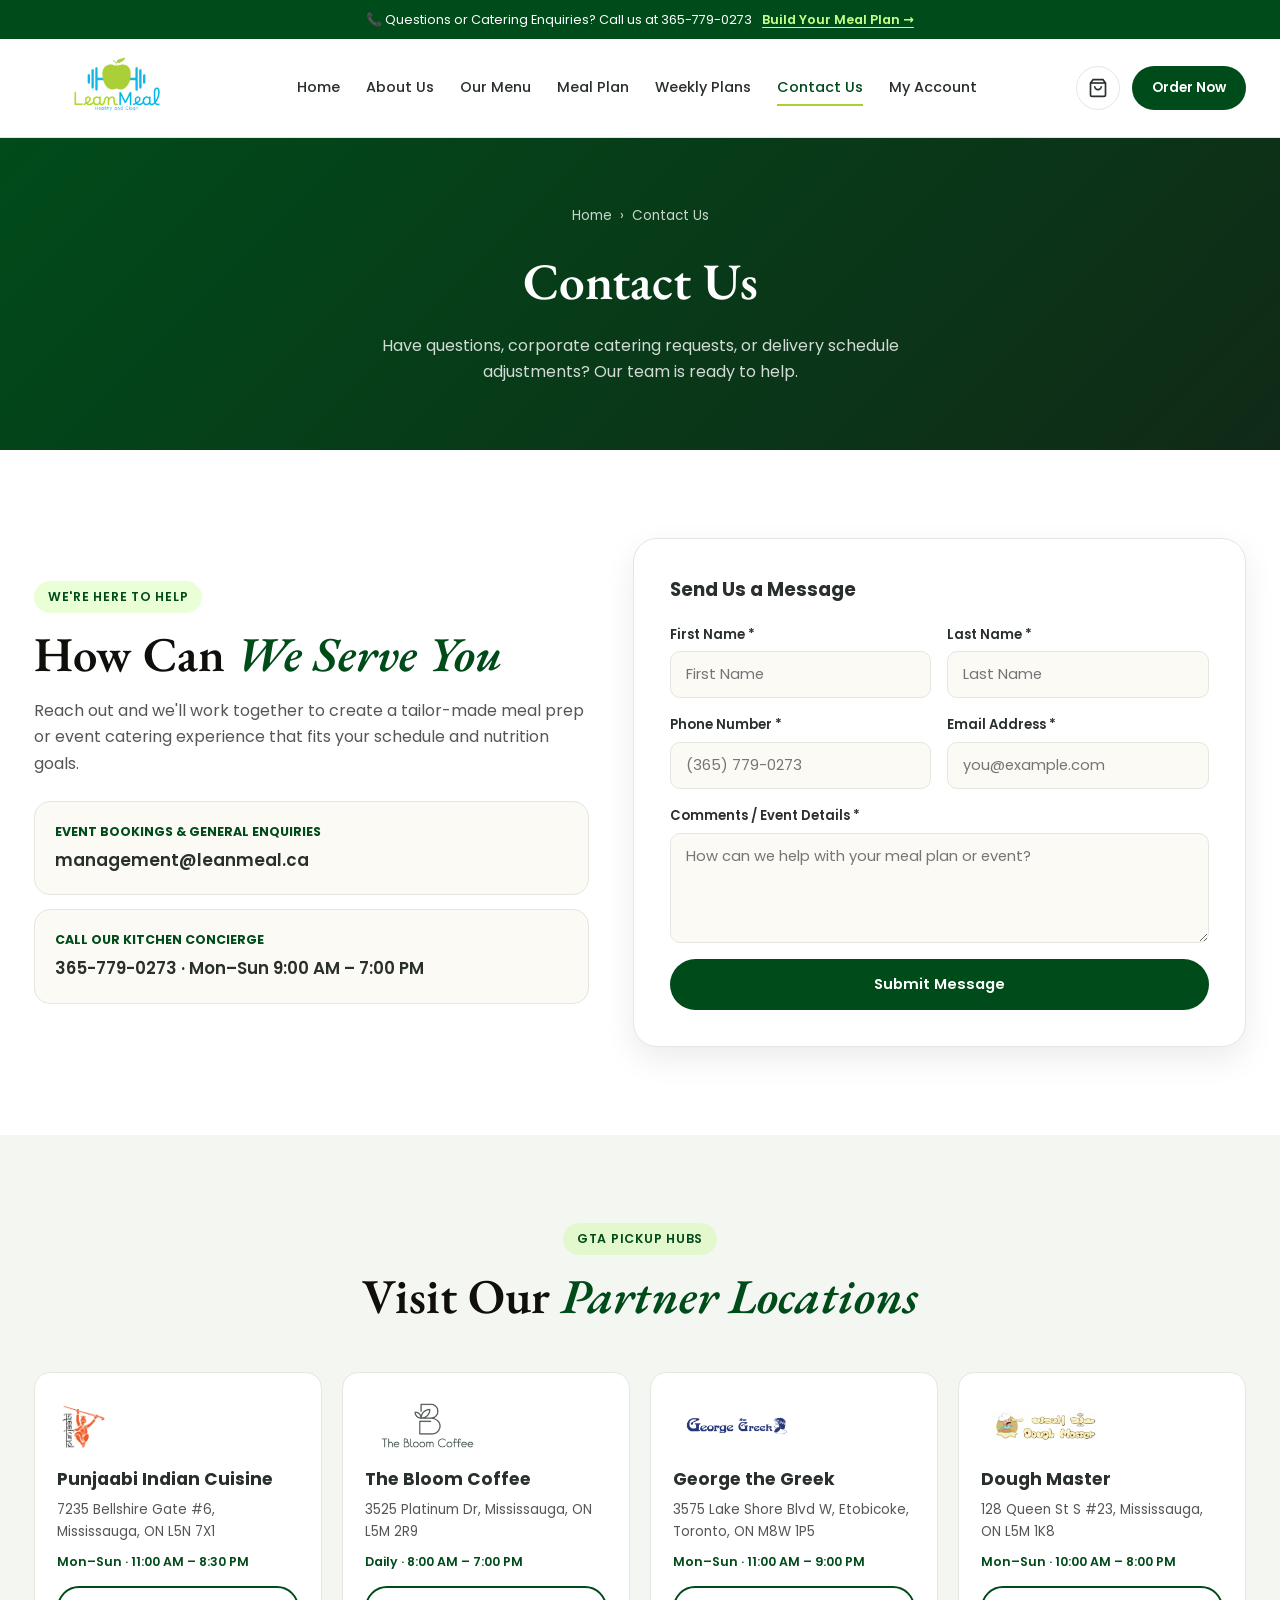
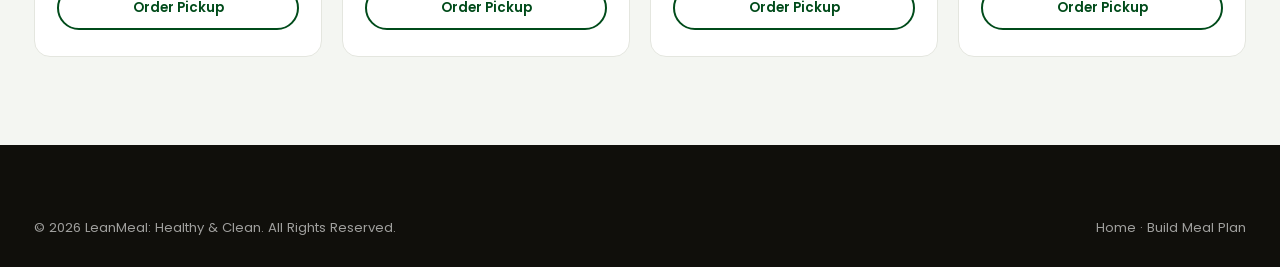
<file: contact-us.html>
<!DOCTYPE html>
<html lang="en">
<head>
  <meta charset="UTF-8" />
  <meta name="viewport" content="width=device-width, initial-scale=1.0" />
  <title>Contact Us — LeanMeal: Healthy &amp; Clean</title>
  <link rel="icon" href="assets/images/favicon.svg" type="image/svg+xml" />
  <link rel="stylesheet" href="assets/css/style.css" />
</head>
<body>

  <div class="lm-topbar">
    <div class="lm-container lm-topbar-inner">
      <span>📞 Questions or Catering Enquiries? Call us at 365-779-0273</span>
      <a href="meal-plan.html">Build Your Meal Plan →</a>
    </div>
  </div>

  <header class="lm-header">
    <div class="lm-container lm-header-inner">
      <a href="index.html" class="lm-logo" aria-label="Lean Meal: Healthy &amp; Clean">
        <img src="assets/images/logo.png" alt="Lean Meal: Healthy &amp; Clean" class="lm-logo-img" />
      </a>

      <nav class="lm-nav" aria-label="Primary">
        <a href="index.html">Home</a>
        <a href="about-us.html">About Us</a>
        <a href="our-menu.html">Our Menu</a>
        <a href="meal-plan.html">Meal Plan</a>
        <a href="shop.html">Weekly Plans</a>
        <a href="contact-us.html" class="active">Contact Us</a>
        <a href="account.html">My Account</a>
      </nav>

      <div class="lm-header-actions">
        <button type="button" class="lm-cart-btn" data-open-cart aria-label="Open shopping bag">
          <svg width="20" height="20" viewBox="0 0 24 24" fill="none" stroke="currentColor" stroke-width="2">
            <path d="M6 2L3 6v14a2 2 0 0 0 2 2h14a2 2 0 0 0 2-2V6l-3-4z"/>
            <line x1="3" y1="6" x2="21" y2="6"/>
            <path d="M16 10a4 4 0 0 1-8 0"/>
          </svg>
          <span class="lm-cart-badge" data-cart-count style="display:none;">0</span>
        </button>
        <a href="meal-plan.html" class="lm-btn lm-btn-primary lm-btn-sm">Order Now</a>
        <button type="button" class="lm-burger" data-open-mobile aria-label="Open menu">
          <svg width="22" height="22" viewBox="0 0 24 24" fill="none" stroke="currentColor" stroke-width="2">
            <line x1="3" y1="6" x2="21" y2="6"/>
            <line x1="3" y1="12" x2="21" y2="12"/>
            <line x1="3" y1="18" x2="21" y2="18"/>
          </svg>
        </button>
      </div>
    </div>
  </header>

  <section class="lm-page-banner">
    <div class="lm-container">
      <div class="lm-breadcrumb"><a href="index.html">Home</a> <span>›</span> <span>Contact Us</span></div>
      <h1>Contact Us</h1>
      <p style="margin:0 auto; max-width:600px; color:rgba(255,255,255,0.82);">
        Have questions, corporate catering requests, or delivery schedule adjustments? Our team is ready to help.
      </p>
    </div>
  </section>

  <main>
    <section class="lm-section">
      <div class="lm-container lm-inquiry-wrap">
        <div>
          <span class="lm-eyebrow">We're Here to Help</span>
          <h2 class="lm-section-title">How Can <em>We Serve You</em></h2>
          <p style="color:var(--lm-muted); margin-bottom:24px;">
            Reach out and we'll work together to create a tailor-made meal prep or event catering experience that fits your schedule and nutrition goals.
          </p>

          <div style="display:grid; gap:14px;">
            <div class="lm-plate-box" style="margin:0;">
              <div style="font-size:0.78rem; font-weight:700; text-transform:uppercase; color:var(--lm-forest);">Event Bookings &amp; General Enquiries</div>
              <div style="font-size:1.05rem; font-weight:600; margin-top:4px;">management@leanmeal.ca</div>
            </div>
            <div class="lm-plate-box" style="margin:0;">
              <div style="font-size:0.78rem; font-weight:700; text-transform:uppercase; color:var(--lm-forest);">Call Our Kitchen Concierge</div>
              <div style="font-size:1.05rem; font-weight:600; margin-top:4px;">365-779-0273 · Mon–Sun 9:00 AM – 7:00 PM</div>
            </div>
          </div>
        </div>

        <div class="lm-form-card">
          <h3 style="margin:0 0 18px;">Send Us a Message</h3>
          <form id="lm-contact-form" class="lm-form-grid">
            <div class="lm-field">
              <label for="c-first">First Name *</label>
              <input id="c-first" type="text" class="lm-input" required placeholder="First Name" />
            </div>
            <div class="lm-field">
              <label for="c-last">Last Name *</label>
              <input id="c-last" type="text" class="lm-input" required placeholder="Last Name" />
            </div>
            <div class="lm-field">
              <label for="c-phone">Phone Number *</label>
              <input id="c-phone" type="tel" class="lm-input" required placeholder="(365) 779-0273" />
            </div>
            <div class="lm-field">
              <label for="c-email">Email Address *</label>
              <input id="c-email" type="email" class="lm-input" required placeholder="you@example.com" />
            </div>
            <div class="lm-field full">
              <label for="c-comments">Comments / Event Details *</label>
              <textarea id="c-comments" rows="4" class="lm-textarea" required placeholder="How can we help with your meal plan or event?"></textarea>
            </div>
            <div class="lm-field full">
              <button type="submit" class="lm-btn lm-btn-primary">Submit Message</button>
            </div>
          </form>
        </div>
      </div>
    </section>

    <section class="lm-section lm-section-mist">
      <div class="lm-container">
        <div class="lm-section-header">
          <span class="lm-eyebrow">GTA Pickup Hubs</span>
          <h2 class="lm-section-title">Visit Our <em>Partner Locations</em></h2>
        </div>
        <div class="lm-partners-grid" id="lm-contact-partners"></div>
      </div>
    </section>
  </main>

  <footer class="lm-footer">
    <div class="lm-container">
      <div class="lm-footer-bottom" style="padding-top:0;">
        <span>&copy; 2026 LeanMeal: Healthy &amp; Clean. All Rights Reserved.</span>
        <span><a href="index.html">Home</a> · <a href="meal-plan.html">Build Meal Plan</a></span>
      </div>
    </div>
  </footer>

  <script src="assets/js/data.js"></script>
  <script src="assets/js/app.js"></script>
  <script>
    document.addEventListener('DOMContentLoaded', () => {
      const Data = window.LEANMEAL_DATA;
      const App = window.LeanMealApp;
      const el = document.getElementById('lm-contact-partners');
      if (el) {
        el.innerHTML = Data.partners.map(p => `
          <article class="lm-partner-card">
            <div>
              ${p.logo ? `<img src="${App.escapeHtml(p.logo)}" alt="${App.escapeHtml(p.name)}" class="lm-partner-logo" loading="lazy" />` : `<div class="lm-partner-badge">${App.escapeHtml(p.badge)}</div>`}
              <h3 style="margin:6px 0 6px; font-size:1.08rem;">${App.escapeHtml(p.name)}</h3>
              <p style="margin:0 0 8px; font-size:0.84rem; color:var(--lm-muted);">${App.escapeHtml(p.address)}</p>
              <div style="font-size:0.78rem; font-weight:600; color:var(--lm-forest);">${App.escapeHtml(p.hours)}</div>
            </div>
            <a href="meal-plan.html" class="lm-btn lm-btn-outline lm-btn-sm">Order Pickup</a>
          </article>
        `).join('');
      }

      document.getElementById('lm-contact-form').addEventListener('submit', (e) => {
        e.preventDefault();
        App.saveInquiry({
          firstName: document.getElementById('c-first').value,
          lastName: document.getElementById('c-last').value,
          phone: document.getElementById('c-phone').value,
          email: document.getElementById('c-email').value,
          comments: document.getElementById('c-comments').value
        });
        e.target.reset();
        App.showToast('Message received! We will respond within 1 business day.');
      });
    });
  </script>
</body>
</html>
</file>
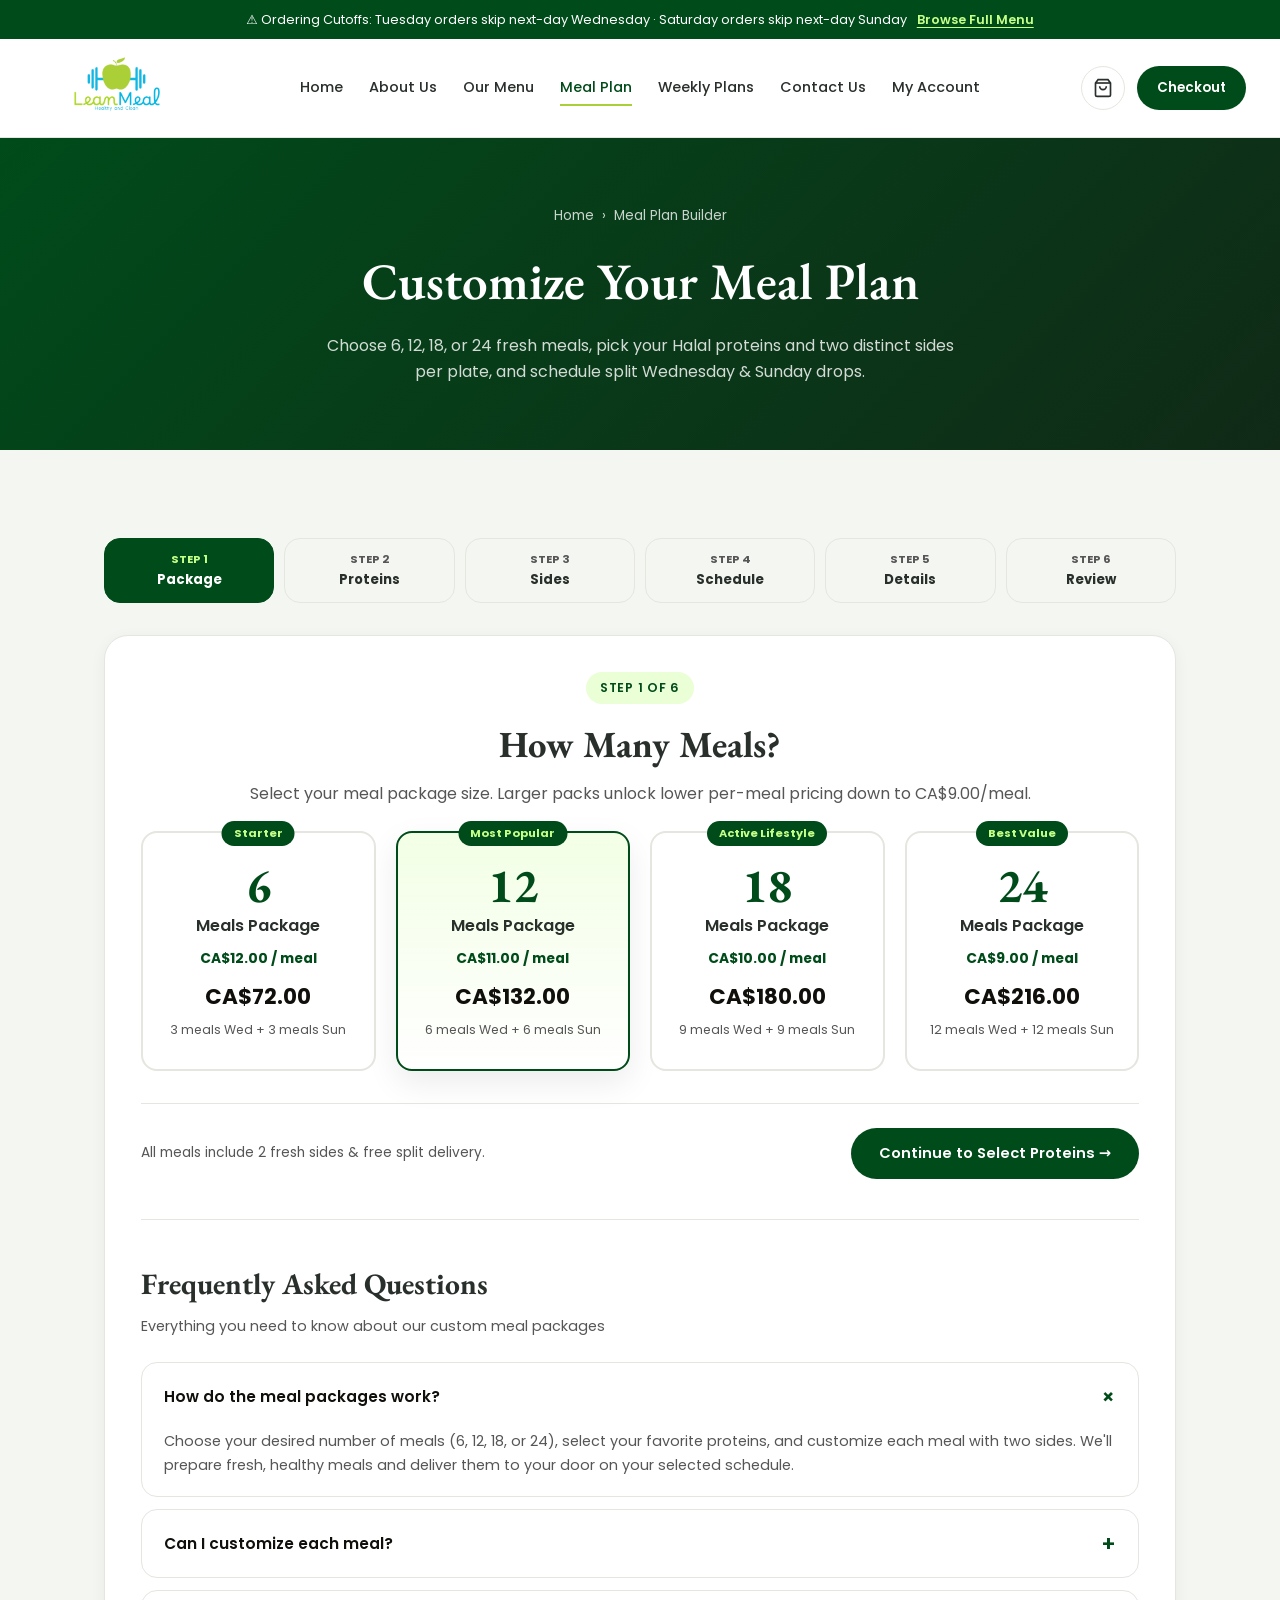
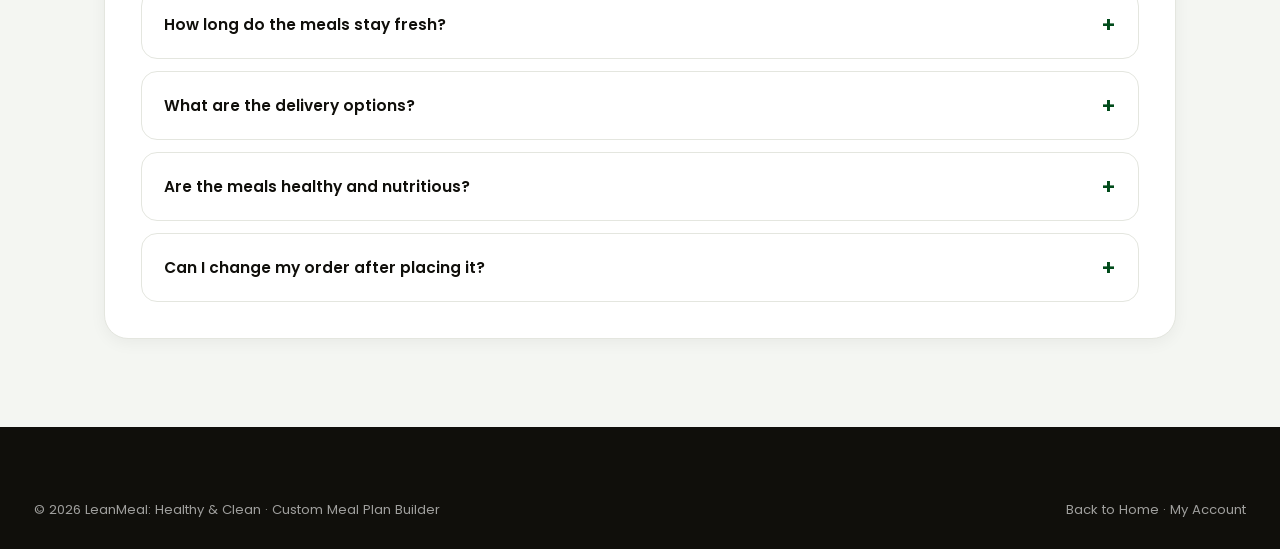
<file: meal-plan.html>
<!DOCTYPE html>
<html lang="en">
<head>
  <meta charset="UTF-8" />
  <meta name="viewport" content="width=device-width, initial-scale=1.0" />
  <title>Build Your Meal Plan — LeanMeal</title>
  <link rel="icon" href="assets/images/favicon.svg" type="image/svg+xml" />
  <link rel="stylesheet" href="assets/css/style.css" />
</head>
<body>

  <div class="lm-topbar">
    <div class="lm-container lm-topbar-inner">
      <span>⚠️ Ordering Cutoffs: Tuesday orders skip next-day Wednesday · Saturday orders skip next-day Sunday</span>
      <a href="our-menu.html">Browse Full Menu</a>
    </div>
  </div>

  <header class="lm-header">
    <div class="lm-container lm-header-inner">
      <a href="index.html" class="lm-logo" aria-label="Lean Meal: Healthy &amp; Clean">
        <img src="assets/images/logo.png" alt="Lean Meal: Healthy &amp; Clean" class="lm-logo-img" />
      </a>

      <nav class="lm-nav" aria-label="Primary">
        <a href="index.html">Home</a>
        <a href="about-us.html">About Us</a>
        <a href="our-menu.html">Our Menu</a>
        <a href="meal-plan.html" class="active">Meal Plan</a>
        <a href="shop.html">Weekly Plans</a>
        <a href="contact-us.html">Contact Us</a>
        <a href="account.html">My Account</a>
      </nav>

      <div class="lm-header-actions">
        <button type="button" class="lm-cart-btn" data-open-cart aria-label="Open shopping bag">
          <svg width="20" height="20" viewBox="0 0 24 24" fill="none" stroke="currentColor" stroke-width="2">
            <path d="M6 2L3 6v14a2 2 0 0 0 2 2h14a2 2 0 0 0 2-2V6l-3-4z"/>
            <line x1="3" y1="6" x2="21" y2="6"/>
            <path d="M16 10a4 4 0 0 1-8 0"/>
          </svg>
          <span class="lm-cart-badge" data-cart-count style="display:none;">0</span>
        </button>
        <a href="checkout.html" class="lm-btn lm-btn-primary lm-btn-sm">Checkout</a>
        <button type="button" class="lm-burger" data-open-mobile aria-label="Open menu">
          <svg width="22" height="22" viewBox="0 0 24 24" fill="none" stroke="currentColor" stroke-width="2">
            <line x1="3" y1="6" x2="21" y2="6"/>
            <line x1="3" y1="12" x2="21" y2="12"/>
            <line x1="3" y1="18" x2="21" y2="18"/>
          </svg>
        </button>
      </div>
    </div>
  </header>

  <section class="lm-page-banner">
    <div class="lm-container">
      <div class="lm-breadcrumb"><a href="index.html">Home</a> <span>›</span> <span>Meal Plan Builder</span></div>
      <h1>Customize Your Meal Plan</h1>
      <p style="margin:0 auto; max-width:640px; color:rgba(255,255,255,0.82);">
        Choose 6, 12, 18, or 24 fresh meals, pick your Halal proteins and two distinct sides per plate, and schedule split Wednesday &amp; Sunday drops.
      </p>
    </div>
  </section>

  <main class="lm-section lm-section-mist" id="lm-meal-wizard">
    <div class="lm-container lm-wizard-shell">

      <!-- 6-Step Progress Pills -->
      <div class="lm-stepper" role="navigation" aria-label="Meal Builder Steps">
        <button type="button" class="lm-step-pill active" data-step-pill="1"><span>Step 1</span><strong>Package</strong></button>
        <button type="button" class="lm-step-pill" data-step-pill="2"><span>Step 2</span><strong>Proteins</strong></button>
        <button type="button" class="lm-step-pill" data-step-pill="3"><span>Step 3</span><strong>Sides</strong></button>
        <button type="button" class="lm-step-pill" data-step-pill="4"><span>Step 4</span><strong>Schedule</strong></button>
        <button type="button" class="lm-step-pill" data-step-pill="5"><span>Step 5</span><strong>Details</strong></button>
        <button type="button" class="lm-step-pill" data-step-pill="6"><span>Step 6</span><strong>Review</strong></button>
      </div>

      <!-- STEP 1: HOW MANY MEALS + FAQ -->
      <section class="lm-wizard-step lm-wizard-card" data-step="1">
        <div style="text-align:center;">
          <span class="lm-eyebrow">Step 1 of 6</span>
          <h2 class="lm-serif" style="margin:10px 0 6px; font-size:2.3rem;">How Many Meals?</h2>
          <p style="margin:0; color:var(--lm-muted);">Select your meal package size. Larger packs unlock lower per-meal pricing down to CA$9.00/meal.</p>
        </div>

        <div class="lm-package-grid" id="lm-package-grid"></div>

        <div class="lm-wizard-nav">
          <span style="font-size:0.86rem; color:var(--lm-muted);">All meals include 2 fresh sides &amp; free split delivery.</span>
          <button type="button" class="lm-btn lm-btn-primary" data-next-step="2">Continue to Select Proteins →</button>
        </div>

        <hr style="border:0; border-top:1px solid var(--lm-border); margin:40px 0;" />

        <div>
          <h3 class="lm-serif" style="font-size:1.85rem; margin:0 0 6px;">Frequently Asked Questions</h3>
          <p style="margin:0; font-size:0.9rem; color:var(--lm-muted);">Everything you need to know about our custom meal packages</p>
          <div class="lm-faq-list" id="lm-wizard-faq"></div>
        </div>
      </section>

      <!-- STEP 2: SELECT PROTEINS -->
      <section class="lm-wizard-step lm-wizard-card" data-step="2" style="display:none;">
        <div class="lm-sticky-meter">
          <div>
            <strong id="lm-protein-meter-text" style="font-size:1.05rem;">Selected: 0 / 12 proteins</strong>
            <div style="font-size:0.78rem; color:rgba(255,255,255,0.72);">Package Total: <span id="lm-step2-pkg-total">CA$132.00</span></div>
          </div>
          <div class="lm-progress-track">
            <div class="lm-progress-fill" id="lm-protein-meter-fill" style="width:0%;"></div>
          </div>
          <button type="button" id="lm-autofill-proteins" class="lm-btn lm-btn-lime lm-btn-sm">Auto-Fill Remaining</button>
        </div>

        <div class="lm-filter-toolbar">
          <input type="search" id="lm-protein-search" class="lm-search-input" placeholder="Search proteins (e.g. Chicken, Fajita, Salmon)..." />
          <div class="lm-chip-group">
            <button type="button" class="lm-chip active" data-protein-filter="All">All</button>
            <button type="button" class="lm-chip" data-protein-filter="Chicken">Chicken</button>
            <button type="button" class="lm-chip" data-protein-filter="Beef">Beef</button>
            <button type="button" class="lm-chip" data-protein-filter="Seafood">Seafood</button>
            <button type="button" class="lm-chip" data-protein-filter="High Protein">45g+ Protein</button>
          </div>
        </div>

        <div style="margin-bottom:20px; padding:12px 16px; background:var(--lm-cream-soft); border-radius:12px; border:1px solid var(--lm-border);">
          <div style="font-size:0.78rem; font-weight:700; margin-bottom:8px;">Selected Proteins Tray:</div>
          <div id="lm-selected-tray" style="display:flex; flex-wrap:wrap; gap:8px;"></div>
        </div>

        <div class="lm-dish-grid" id="lm-protein-grid"></div>

        <div class="lm-wizard-nav">
          <button type="button" class="lm-btn lm-btn-outline" data-prev-step="1">← Back</button>
          <button type="button" id="lm-btn-step2-next" class="lm-btn lm-btn-primary" data-next-step="3" disabled>Continue to Sides →</button>
        </div>
      </section>

      <!-- STEP 3: SELECT SIDES FOR EACH PROTEIN -->
      <section class="lm-wizard-step lm-wizard-card" data-step="3" style="display:none;">
        <div style="margin-bottom:24px;">
          <span class="lm-eyebrow">Step 3 of 6</span>
          <h2 class="lm-serif" style="margin:10px 0 4px; font-size:2.1rem;">Select Sides for Each Protein</h2>
          <p style="margin:0; color:var(--lm-muted);">Choose two distinct sides per plate. Use Quick Repeat to copy sides down to multiple meals in one click.</p>
        </div>

        <div id="lm-sides-list"></div>

        <div class="lm-wizard-nav">
          <button type="button" class="lm-btn lm-btn-outline" data-prev-step="2">← Back</button>
          <button type="button" class="lm-btn lm-btn-primary" data-next-step="4">Continue to Delivery &amp; Add-Ons →</button>
        </div>
      </section>

      <!-- STEP 4: HEALTHY ADD-ONS & SPLIT DELIVERY SCHEDULE -->
      <section class="lm-wizard-step lm-wizard-card" data-step="4" style="display:none;">
        <div style="margin-bottom:24px;">
          <span class="lm-eyebrow">Step 4 of 6</span>
          <h2 class="lm-serif" style="margin:10px 0 4px; font-size:2.1rem;">Delivery Date &amp; Healthy Add-Ons</h2>
          <p style="margin:0; color:var(--lm-muted);">Add nutritious muffins or cold-pressed smoothies, then confirm your Wednesday &amp; Sunday delivery schedule.</p>
        </div>

        <!-- Collapsible Healthy Add-Ons -->
        <div class="lm-addon-drawer">
          <button type="button" class="lm-addon-toggle" id="lm-addon-toggle">
            <div>
              <strong style="font-size:1rem;">🍰 Add Healthy Add-On (Optional)</strong>
              <div style="font-size:0.8rem; color:var(--lm-muted);">
                <span id="lm-addon-count">0</span> item(s) added · Add-Ons Total: <strong id="lm-addon-total">CA$0.00</strong>
              </div>
            </div>
            <span style="font-weight:700; color:var(--lm-forest);">Browse Add-Ons ▼</span>
          </button>
          <div class="lm-addon-list" id="lm-addon-list"></div>
        </div>

        <!-- Fulfillment Mode -->
        <div class="lm-plate-box">
          <h3 style="margin:0 0 12px; font-size:1.08rem;">🚚 Fulfillment Preference</h3>
          <div style="display:flex; flex-wrap:wrap; gap:16px; margin-bottom:14px;">
            <label style="display:flex; align-items:center; gap:8px; cursor:pointer; font-weight:500;">
              <input type="radio" name="lm-fulfillment" value="delivery" checked /> Home Doorstep Delivery (Free)
            </label>
            <label style="display:flex; align-items:center; gap:8px; cursor:pointer; font-weight:500;">
              <input type="radio" name="lm-fulfillment" value="pickup" /> Partner Hub Pickup (Free)
            </label>
          </div>
          <div id="lm-pickup-hub-wrap" style="display:none;">
            <label style="display:block; font-size:0.82rem; font-weight:600; margin-bottom:6px;">Select Partner Pickup Hub</label>
            <select id="lm-pickup-hub" class="lm-select"></select>
          </div>
        </div>

        <!-- Start Date & Cutoff Info -->
        <div class="lm-plate-box">
          <h3 style="margin:0 0 8px; font-size:1.08rem;">📅 Your Delivery Schedule (Wednesdays &amp; Sundays)</h3>
          <p style="margin:0 0 14px; font-size:0.86rem; color:var(--lm-muted);">
            Your order is automatically split into <strong>TWO equal drops (half &amp; half)</strong> for maximum 5-day fridge freshness.
          </p>

          <div style="display:flex; flex-wrap:wrap; gap:16px; margin-bottom:14px;">
            <label style="display:flex; align-items:center; gap:8px; cursor:pointer; font-weight:500;">
              <input type="radio" name="lm-start-mode" value="earliest" checked /> 📦 Earliest Available (Default)
            </label>
            <label style="display:flex; align-items:center; gap:8px; cursor:pointer; font-weight:500;">
              <input type="radio" name="lm-start-mode" value="advance" /> 📅 Select Advance Start Date (1+ week out)
            </label>
          </div>

          <div id="lm-advance-date-wrap" style="display:none; max-width:300px; margin-bottom:14px;">
            <label for="lm-advance-date" style="display:block; font-size:0.82rem; font-weight:600; margin-bottom:6px;">Preferred Start Date</label>
            <input type="date" id="lm-advance-date" class="lm-input" />
          </div>

          <div style="background:#fff; padding:12px 14px; border-radius:10px; border:1px solid var(--lm-border); font-size:0.8rem; color:var(--lm-muted); margin-bottom:16px;">
            <strong>⚠️ Ordering Cutoff Rules:</strong> Orders placed on <strong>Tuesday</strong> cannot receive next-day Wednesday delivery. Orders placed on <strong>Saturday</strong> cannot receive next-day Sunday delivery.
          </div>

          <div id="lm-schedule-preview"></div>
        </div>

        <div class="lm-wizard-nav">
          <button type="button" class="lm-btn lm-btn-outline" data-prev-step="3">← Back</button>
          <button type="button" class="lm-btn lm-btn-primary" data-next-step="5">Continue to Your Information →</button>
        </div>
      </section>

      <!-- STEP 5: CUSTOMER INFORMATION -->
      <section class="lm-wizard-step lm-wizard-card" data-step="5" style="display:none;">
        <div style="margin-bottom:24px;">
          <span class="lm-eyebrow">Step 5 of 6</span>
          <h2 class="lm-serif" style="margin:10px 0 4px; font-size:2.1rem;">Your Information</h2>
          <p style="margin:0; color:var(--lm-muted);">Provide your contact and delivery details so our kitchen and courier can coordinate your drops.</p>
        </div>

        <div class="lm-form-grid">
          <div class="lm-field full">
            <label for="lm-cust-name">Full Name *</label>
            <input type="text" id="lm-cust-name" class="lm-input" placeholder="Jordan Taylor" required />
          </div>
          <div class="lm-field">
            <label for="lm-cust-email">Email Address *</label>
            <input type="email" id="lm-cust-email" class="lm-input" placeholder="jordan@example.com" required />
          </div>
          <div class="lm-field">
            <label for="lm-cust-phone">Phone Number *</label>
            <input type="tel" id="lm-cust-phone" class="lm-input" placeholder="(365) 779-0273" required />
          </div>
        </div>

        <div id="lm-cust-addr-block" class="lm-form-grid" style="margin-top:16px;">
          <div class="lm-field" style="position:relative;">
            <label for="lm-cust-address">Street Address (GTA Autocomplete) *</label>
            <input type="text" id="lm-cust-address" class="lm-input" placeholder="Start typing street e.g. Maple Grove, Civic Centre..." autocomplete="off" />
            <div id="lm-addr-suggestions" style="display:none; gap:6px; margin-top:8px;"></div>
          </div>
          <div class="lm-field">
            <label for="lm-cust-postal">Postal Code</label>
            <input type="text" id="lm-cust-postal" class="lm-input" placeholder="L5M 1K8" />
          </div>
          <div class="lm-field full">
            <label for="lm-cust-notes">Delivery / Buzz Code Instructions (Optional)</label>
            <textarea id="lm-cust-notes" rows="2" class="lm-textarea" placeholder="Leave at concierge, buzz #402, allergy note..."></textarea>
          </div>
        </div>

        <div class="lm-wizard-nav">
          <button type="button" class="lm-btn lm-btn-outline" data-prev-step="4">← Back</button>
          <button type="button" class="lm-btn lm-btn-primary" data-next-step="6">Review Your Order →</button>
        </div>
      </section>

      <!-- STEP 6: REVIEW ORDER & CHECKOUT -->
      <section class="lm-wizard-step" data-step="6" style="display:none;">
        <div class="lm-two-col">
          <div class="lm-wizard-card">
            <span class="lm-eyebrow">Step 6 of 6</span>
            <h2 class="lm-serif" style="margin:10px 0 18px; font-size:2.1rem;">Review Your Order</h2>
            <div id="lm-review-details"></div>
            <div class="lm-wizard-nav" style="margin-top:20px;">
              <button type="button" class="lm-btn lm-btn-outline" data-prev-step="5">← Edit Info</button>
            </div>
          </div>
          <aside class="lm-summary-box" id="lm-review-summary"></aside>
        </div>
      </section>

    </div>
  </main>

  <div id="lm-order-confirm-modal" class="lm-modal"></div>

  <footer class="lm-footer">
    <div class="lm-container">
      <div class="lm-footer-bottom" style="padding-top:0;">
        <span>&copy; 2026 LeanMeal: Healthy &amp; Clean · Custom Meal Plan Builder</span>
        <span><a href="index.html">Back to Home</a> · <a href="account.html">My Account</a></span>
      </div>
    </div>
  </footer>

  <script src="assets/js/data.js"></script>
  <script src="assets/js/app.js"></script>
  <script src="assets/js/meal-plan.js"></script>
</body>
</html>
</file>
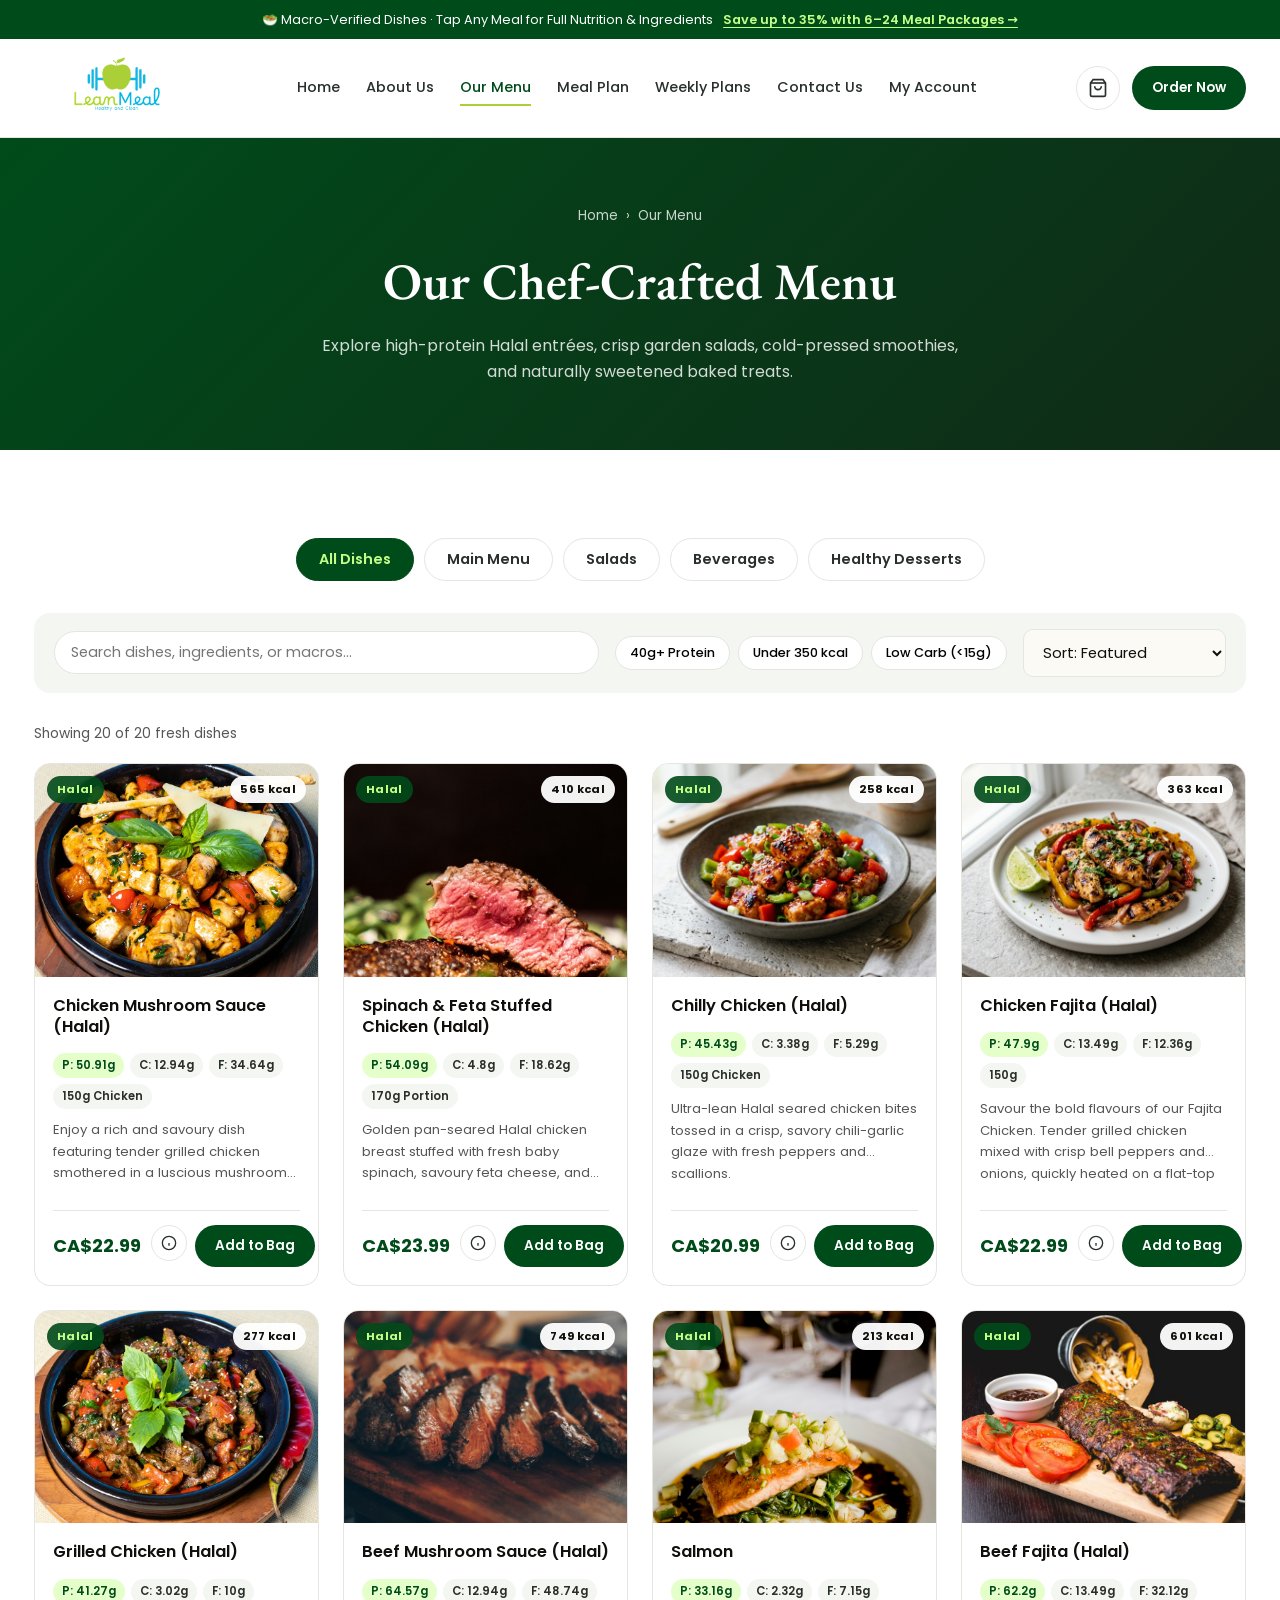
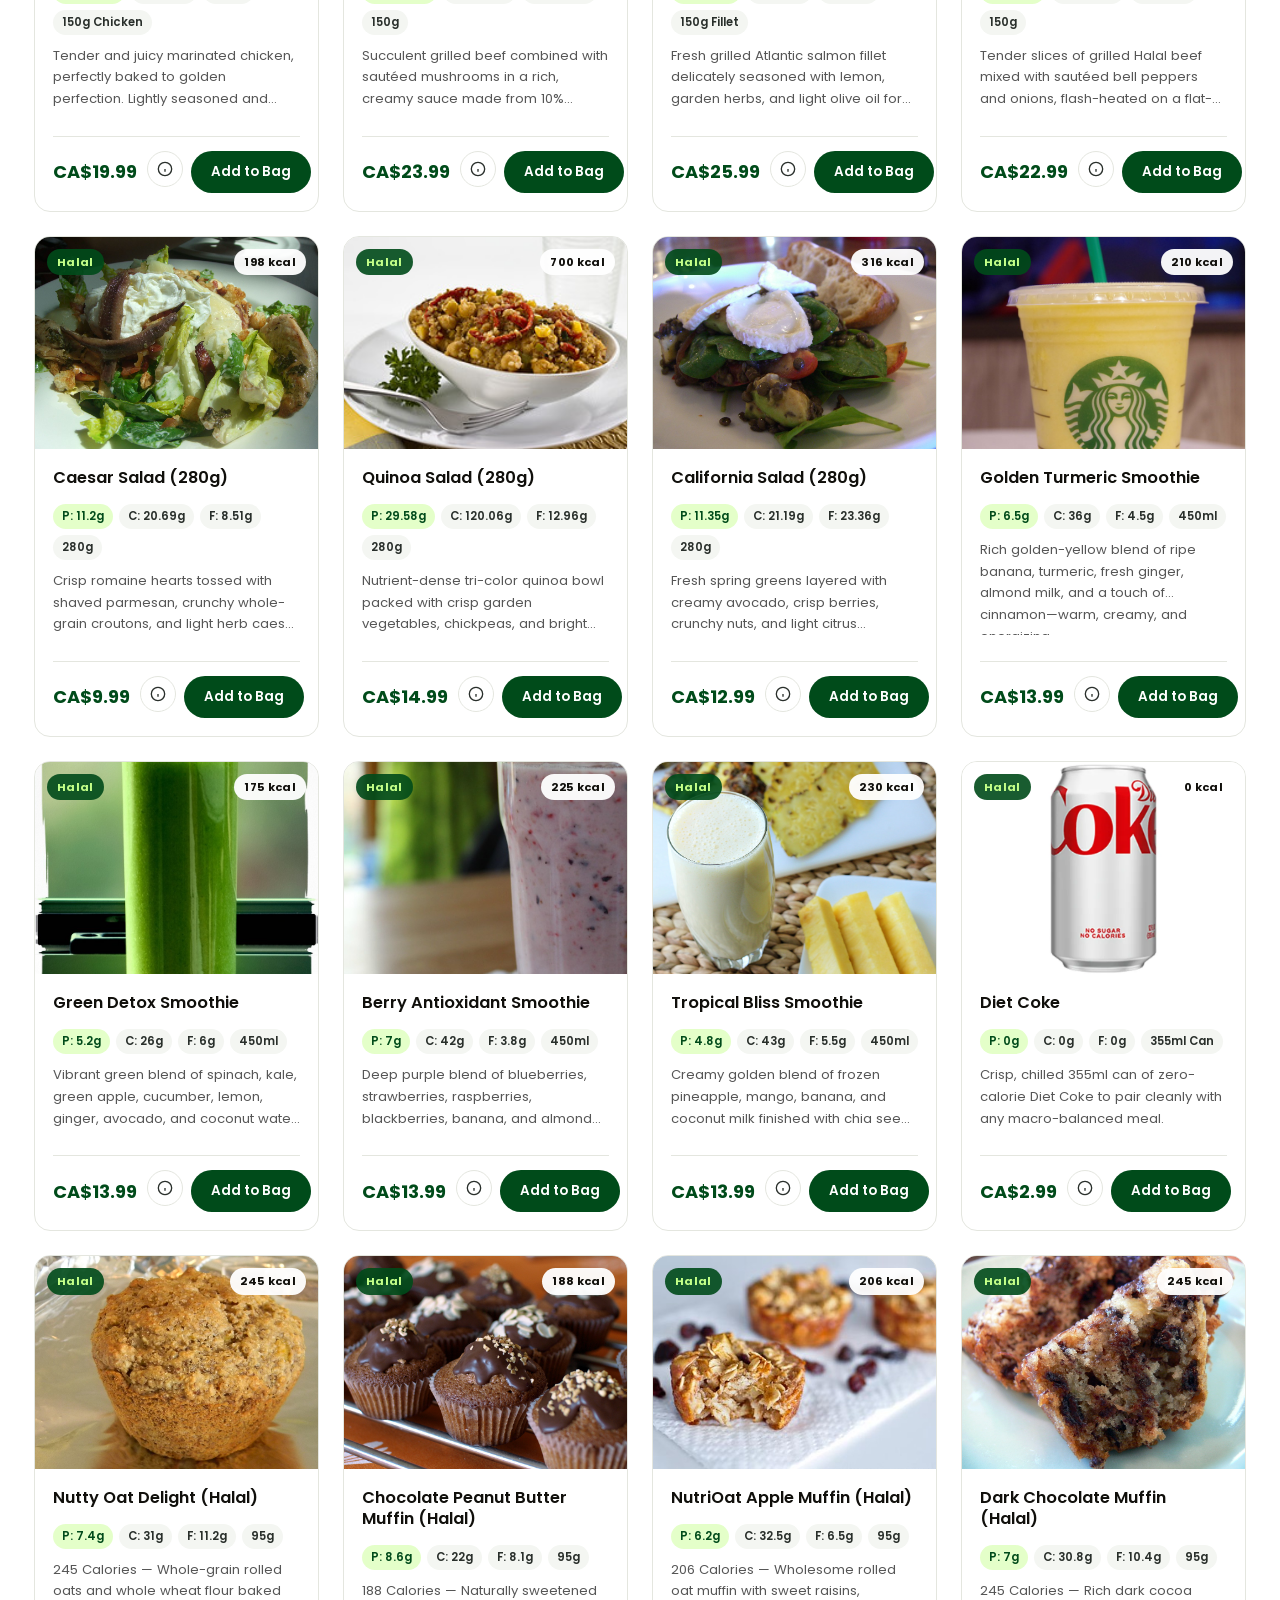
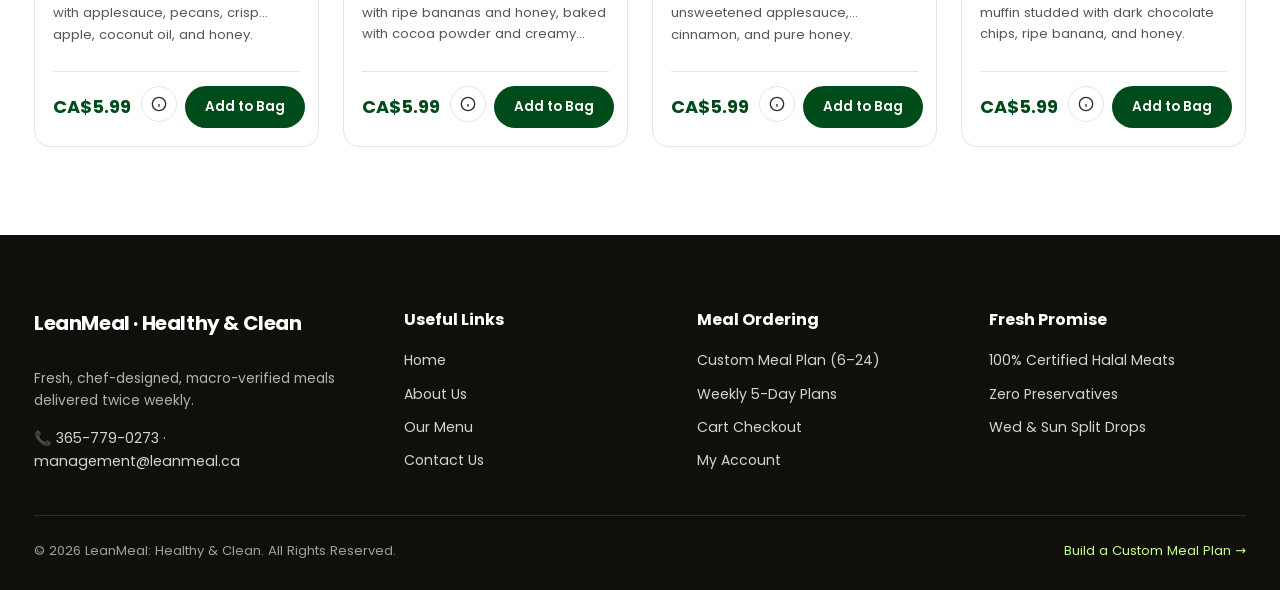
<file: our-menu.html>
<!DOCTYPE html>
<html lang="en">
<head>
  <meta charset="UTF-8" />
  <meta name="viewport" content="width=device-width, initial-scale=1.0" />
  <title>Our Menu — LeanMeal: Healthy &amp; Clean</title>
  <link rel="icon" href="assets/images/favicon.svg" type="image/svg+xml" />
  <link rel="stylesheet" href="assets/css/style.css" />
</head>
<body>

  <div class="lm-topbar">
    <div class="lm-container lm-topbar-inner">
      <span>🥗 Macro-Verified Dishes · Tap Any Meal for Full Nutrition &amp; Ingredients</span>
      <a href="meal-plan.html">Save up to 35% with 6–24 Meal Packages →</a>
    </div>
  </div>

  <header class="lm-header">
    <div class="lm-container lm-header-inner">
      <a href="index.html" class="lm-logo" aria-label="Lean Meal: Healthy &amp; Clean">
        <img src="assets/images/logo.png" alt="Lean Meal: Healthy &amp; Clean" class="lm-logo-img" />
      </a>

      <nav class="lm-nav" aria-label="Primary">
        <a href="index.html">Home</a>
        <a href="about-us.html">About Us</a>
        <a href="our-menu.html" class="active">Our Menu</a>
        <a href="meal-plan.html">Meal Plan</a>
        <a href="shop.html">Weekly Plans</a>
        <a href="contact-us.html">Contact Us</a>
        <a href="account.html">My Account</a>
      </nav>

      <div class="lm-header-actions">
        <button type="button" class="lm-cart-btn" data-open-cart aria-label="Open shopping bag">
          <svg width="20" height="20" viewBox="0 0 24 24" fill="none" stroke="currentColor" stroke-width="2">
            <path d="M6 2L3 6v14a2 2 0 0 0 2 2h14a2 2 0 0 0 2-2V6l-3-4z"/>
            <line x1="3" y1="6" x2="21" y2="6"/>
            <path d="M16 10a4 4 0 0 1-8 0"/>
          </svg>
          <span class="lm-cart-badge" data-cart-count style="display:none;">0</span>
        </button>
        <a href="meal-plan.html" class="lm-btn lm-btn-primary lm-btn-sm">Order Now</a>
        <button type="button" class="lm-burger" data-open-mobile aria-label="Open menu">
          <svg width="22" height="22" viewBox="0 0 24 24" fill="none" stroke="currentColor" stroke-width="2">
            <line x1="3" y1="6" x2="21" y2="6"/>
            <line x1="3" y1="12" x2="21" y2="12"/>
            <line x1="3" y1="18" x2="21" y2="18"/>
          </svg>
        </button>
      </div>
    </div>
  </header>

  <section class="lm-page-banner">
    <div class="lm-container">
      <div class="lm-breadcrumb"><a href="index.html">Home</a> <span>›</span> <span>Our Menu</span></div>
      <h1>Our Chef-Crafted Menu</h1>
      <p style="margin:0 auto; max-width:640px; color:rgba(255,255,255,0.82);">
        Explore high-protein Halal entrées, crisp garden salads, cold-pressed smoothies, and naturally sweetened baked treats.
      </p>
    </div>
  </section>

  <main class="lm-section">
    <div class="lm-container">
      <div class="lm-tabs-row" role="tablist">
        <button type="button" class="lm-tab-btn active" data-menu-cat="All">All Dishes</button>
        <button type="button" class="lm-tab-btn" data-menu-cat="Main Menu">Main Menu</button>
        <button type="button" class="lm-tab-btn" data-menu-cat="Salads">Salads</button>
        <button type="button" class="lm-tab-btn" data-menu-cat="Beverages">Beverages</button>
        <button type="button" class="lm-tab-btn" data-menu-cat="Healthy Desserts">Healthy Desserts</button>
      </div>

      <div class="lm-filter-toolbar">
        <input type="search" id="lm-menu-search" class="lm-search-input" placeholder="Search dishes, ingredients, or macros..." />
        <div class="lm-chip-group">
          <button type="button" class="lm-chip" data-macro-filter="highProtein">40g+ Protein</button>
          <button type="button" class="lm-chip" data-macro-filter="lowCal">Under 350 kcal</button>
          <button type="button" class="lm-chip" data-macro-filter="lowCarb">Low Carb (&lt;15g)</button>
        </div>
        <select id="lm-menu-sort" class="lm-select" style="width:auto; min-width:190px;">
          <option value="default">Sort: Featured</option>
          <option value="proteinDesc">Protein: High to Low</option>
          <option value="calAsc">Calories: Low to High</option>
          <option value="priceAsc">Price: Low to High</option>
        </select>
      </div>

      <div id="lm-menu-count" style="font-size:0.86rem; color:var(--lm-muted); margin-bottom:18px;"></div>
      <div class="lm-dish-grid" id="lm-full-menu-grid"></div>
    </div>
  </main>

  <footer class="lm-footer">
    <div class="lm-container">
      <div class="lm-footer-grid">
        <div>
          <div class="lm-logo" style="color:#fff; margin-bottom:14px;">LeanMeal · Healthy &amp; Clean</div>
          <p style="font-size:0.86rem; color:rgba(255,255,255,0.68);">Fresh, chef-designed, macro-verified meals delivered twice weekly.</p>
          <div style="font-size:0.88rem;">📞 365-779-0273 · management@leanmeal.ca</div>
        </div>
        <div>
          <h4>Useful Links</h4>
          <ul>
            <li><a href="index.html">Home</a></li>
            <li><a href="about-us.html">About Us</a></li>
            <li><a href="our-menu.html">Our Menu</a></li>
            <li><a href="contact-us.html">Contact Us</a></li>
          </ul>
        </div>
        <div>
          <h4>Meal Ordering</h4>
          <ul>
            <li><a href="meal-plan.html">Custom Meal Plan (6–24)</a></li>
            <li><a href="shop.html">Weekly 5-Day Plans</a></li>
            <li><a href="checkout.html">Cart Checkout</a></li>
            <li><a href="account.html">My Account</a></li>
          </ul>
        </div>
        <div>
          <h4>Fresh Promise</h4>
          <ul>
            <li>100% Certified Halal Meats</li>
            <li>Zero Preservatives</li>
            <li>Wed &amp; Sun Split Drops</li>
          </ul>
        </div>
      </div>
      <div class="lm-footer-bottom">
        <span>&copy; 2026 LeanMeal: Healthy &amp; Clean. All Rights Reserved.</span>
        <span><a href="meal-plan.html" style="color:var(--lm-lime);">Build a Custom Meal Plan →</a></span>
      </div>
    </div>
  </footer>

  <script src="assets/js/data.js"></script>
  <script src="assets/js/app.js"></script>
  <script>
    document.addEventListener('DOMContentLoaded', () => {
      const Data = window.LEANMEAL_DATA;
      const App = window.LeanMealApp;
      const grid = document.getElementById('lm-full-menu-grid');
      const countEl = document.getElementById('lm-menu-count');

      let cat = 'All';
      let search = '';
      let sort = 'default';
      const macroFilters = new Set();

      function render() {
        let list = Data.menuItems.filter(item => {
          if (cat !== 'All' && item.category !== cat) return false;
          if (search && !(item.name + ' ' + item.description + ' ' + item.ingredients).toLowerCase().includes(search)) return false;
          if (macroFilters.has('highProtein') && item.protein < 40) return false;
          if (macroFilters.has('lowCal') && item.calories > 350) return false;
          if (macroFilters.has('lowCarb') && item.carbs >= 15) return false;
          return true;
        });

        if (sort === 'proteinDesc') list = [...list].sort((a, b) => b.protein - a.protein);
        if (sort === 'calAsc') list = [...list].sort((a, b) => a.calories - b.calories);
        if (sort === 'priceAsc') list = [...list].sort((a, b) => a.price - b.price);

        countEl.textContent = `Showing ${list.length} of ${Data.menuItems.length} fresh dishes`;
        grid.innerHTML = list.length > 0
          ? list.map(App.renderDishCard).join('')
          : `<div style="grid-column:1/-1; text-align:center; padding:48px; background:var(--lm-mist); border-radius:18px;">
               <h3>No dishes match those filters</h3>
               <p style="color:var(--lm-muted);">Try clearing a macro filter or searching another ingredient.</p>
             </div>`;
      }

      document.querySelectorAll('[data-menu-cat]').forEach(btn => {
        btn.addEventListener('click', () => {
          cat = btn.dataset.menuCat;
          document.querySelectorAll('[data-menu-cat]').forEach(b => b.classList.toggle('active', b === btn));
          render();
        });
      });

      document.querySelectorAll('[data-macro-filter]').forEach(chip => {
        chip.addEventListener('click', () => {
          const key = chip.dataset.macroFilter;
          if (macroFilters.has(key)) macroFilters.delete(key);
          else macroFilters.add(key);
          chip.classList.toggle('active');
          render();
        });
      });

      document.getElementById('lm-menu-search').addEventListener('input', (e) => {
        search = e.target.value.trim().toLowerCase();
        render();
      });

      document.getElementById('lm-menu-sort').addEventListener('change', (e) => {
        sort = e.target.value;
        render();
      });

      render();
    });
  </script>
</body>
</html>
</file>
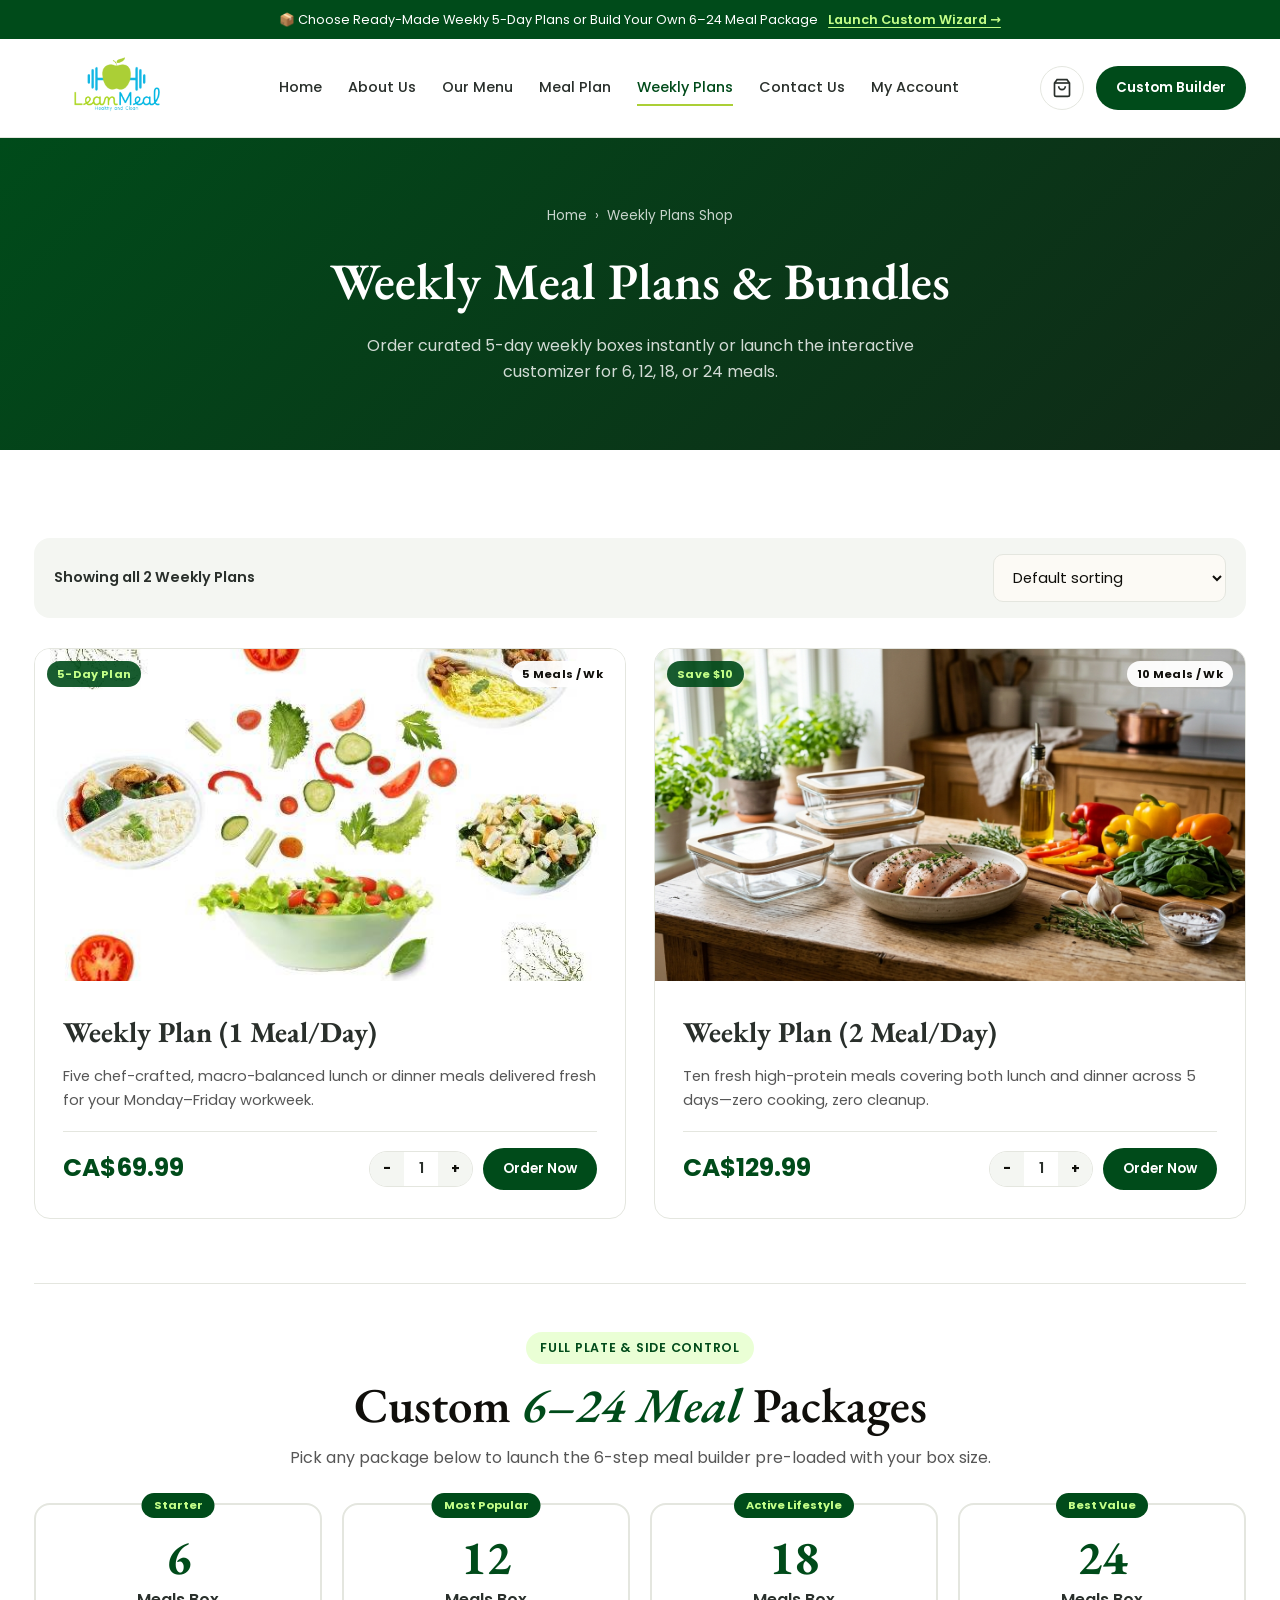
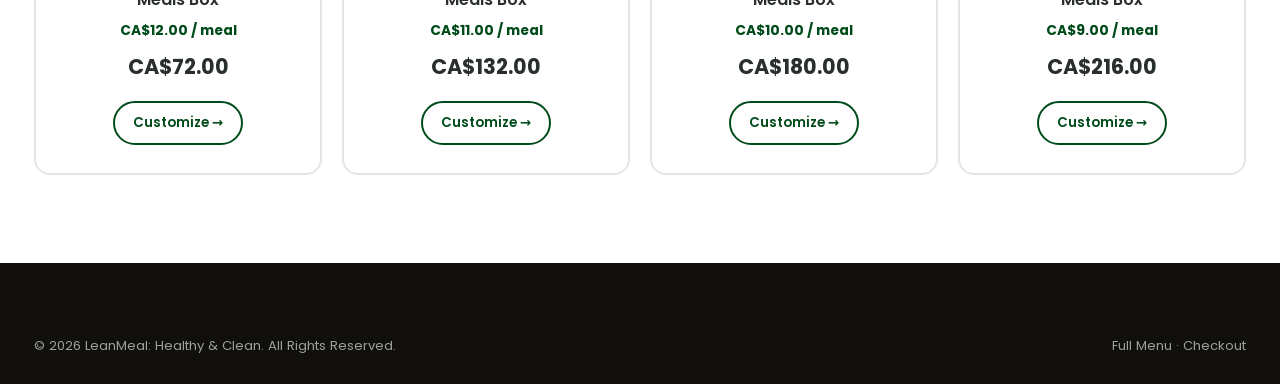
<file: shop.html>
<!DOCTYPE html>
<html lang="en">
<head>
  <meta charset="UTF-8" />
  <meta name="viewport" content="width=device-width, initial-scale=1.0" />
  <title>Weekly Plans &amp; Shop — LeanMeal</title>
  <link rel="icon" href="assets/images/favicon.svg" type="image/svg+xml" />
  <link rel="stylesheet" href="assets/css/style.css" />
</head>
<body>

  <div class="lm-topbar">
    <div class="lm-container lm-topbar-inner">
      <span>📦 Choose Ready-Made Weekly 5-Day Plans or Build Your Own 6–24 Meal Package</span>
      <a href="meal-plan.html">Launch Custom Wizard →</a>
    </div>
  </div>

  <header class="lm-header">
    <div class="lm-container lm-header-inner">
      <a href="index.html" class="lm-logo" aria-label="Lean Meal: Healthy &amp; Clean">
        <img src="assets/images/logo.png" alt="Lean Meal: Healthy &amp; Clean" class="lm-logo-img" />
      </a>

      <nav class="lm-nav" aria-label="Primary">
        <a href="index.html">Home</a>
        <a href="about-us.html">About Us</a>
        <a href="our-menu.html">Our Menu</a>
        <a href="meal-plan.html">Meal Plan</a>
        <a href="shop.html" class="active">Weekly Plans</a>
        <a href="contact-us.html">Contact Us</a>
        <a href="account.html">My Account</a>
      </nav>

      <div class="lm-header-actions">
        <button type="button" class="lm-cart-btn" data-open-cart aria-label="Open shopping bag">
          <svg width="20" height="20" viewBox="0 0 24 24" fill="none" stroke="currentColor" stroke-width="2">
            <path d="M6 2L3 6v14a2 2 0 0 0 2 2h14a2 2 0 0 0 2-2V6l-3-4z"/>
            <line x1="3" y1="6" x2="21" y2="6"/>
            <path d="M16 10a4 4 0 0 1-8 0"/>
          </svg>
          <span class="lm-cart-badge" data-cart-count style="display:none;">0</span>
        </button>
        <a href="meal-plan.html" class="lm-btn lm-btn-primary lm-btn-sm">Custom Builder</a>
        <button type="button" class="lm-burger" data-open-mobile aria-label="Open menu">
          <svg width="22" height="22" viewBox="0 0 24 24" fill="none" stroke="currentColor" stroke-width="2">
            <line x1="3" y1="6" x2="21" y2="6"/>
            <line x1="3" y1="12" x2="21" y2="12"/>
            <line x1="3" y1="18" x2="21" y2="18"/>
          </svg>
        </button>
      </div>
    </div>
  </header>

  <section class="lm-page-banner">
    <div class="lm-container">
      <div class="lm-breadcrumb"><a href="index.html">Home</a> <span>›</span> <span>Weekly Plans Shop</span></div>
      <h1>Weekly Meal Plans &amp; Bundles</h1>
      <p style="margin:0 auto; max-width:620px; color:rgba(255,255,255,0.82);">
        Order curated 5-day weekly boxes instantly or launch the interactive customizer for 6, 12, 18, or 24 meals.
      </p>
    </div>
  </section>

  <main class="lm-section">
    <div class="lm-container">
      <div class="lm-filter-toolbar">
        <span id="lm-shop-results" style="font-size:0.9rem; font-weight:600;">Showing all 2 Weekly Plans</span>
        <select id="lm-shop-sort" class="lm-select" style="width:auto; min-width:220px;">
          <option value="default">Default sorting</option>
          <option value="popularity">Sort by popularity</option>
          <option value="priceAsc">Sort by price: low to high</option>
          <option value="priceDesc">Sort by price: high to low</option>
        </select>
      </div>

      <div class="lm-equal-two" id="lm-shop-grid"></div>

      <hr style="border:0; border-top:1px solid var(--lm-border); margin:64px 0 48px;" />

      <div class="lm-section-header" style="margin-bottom:32px;">
        <span class="lm-eyebrow">Full Plate &amp; Side Control</span>
        <h2 class="lm-section-title">Custom <em>6–24 Meal</em> Packages</h2>
        <p class="lm-section-lead">Pick any package below to launch the 6-step meal builder pre-loaded with your box size.</p>
      </div>

      <div class="lm-package-grid" id="lm-shop-packages"></div>
    </div>
  </main>

  <footer class="lm-footer">
    <div class="lm-container">
      <div class="lm-footer-bottom" style="padding-top:0;">
        <span>&copy; 2026 LeanMeal: Healthy &amp; Clean. All Rights Reserved.</span>
        <span><a href="our-menu.html">Full Menu</a> · <a href="checkout.html">Checkout</a></span>
      </div>
    </div>
  </footer>

  <script src="assets/js/data.js"></script>
  <script src="assets/js/app.js"></script>
  <script>
    document.addEventListener('DOMContentLoaded', () => {
      const Data = window.LEANMEAL_DATA;
      const App = window.LeanMealApp;
      const shopGrid = document.getElementById('lm-shop-grid');
      const pkgGrid = document.getElementById('lm-shop-packages');
      const qtyState = { 'weekly-1-meal': 1, 'weekly-2-meals': 1 };

      function renderPlans(mode) {
        let plans = [...Data.weeklyPlans];
        if (mode === 'priceAsc') plans.sort((a, b) => a.price - b.price);
        if (mode === 'priceDesc' || mode === 'popularity') plans.sort((a, b) => b.price - a.price);

        shopGrid.innerHTML = plans.map(plan => `
          <article class="lm-dish-card" style="padding:0;">
            <div class="lm-dish-media" style="aspect-ratio:16/9;">
              <img src="${App.escapeHtml(plan.image)}" alt="${App.escapeHtml(plan.name)}" />
              <div class="lm-dish-badges">
                <span class="lm-badge lm-badge-halal">${App.escapeHtml(plan.badge)}</span>
                <span class="lm-badge lm-badge-cal">${plan.mealsCount} Meals / Wk</span>
              </div>
            </div>
            <div class="lm-dish-body" style="padding:28px;">
              <h2 class="lm-serif" style="margin:0 0 8px; font-size:1.8rem;">${App.escapeHtml(plan.name)}</h2>
              <p style="margin:0 0 18px; color:var(--lm-muted); font-size:0.92rem;">${App.escapeHtml(plan.description)}</p>
              <div style="display:flex; flex-wrap:wrap; align-items:center; justify-content:space-between; gap:14px; padding-top:16px; border-top:1px solid var(--lm-border);">
                <div style="font-size:1.55rem; font-weight:700; color:var(--lm-forest);">${App.formatCAD(plan.price)}</div>
                <div style="display:flex; align-items:center; gap:10px;">
                  <div class="lm-qty-stepper">
                    <button type="button" data-shop-dec="${plan.id}">-</button>
                    <span id="qty-${plan.id}">${qtyState[plan.id]}</span>
                    <button type="button" data-shop-inc="${plan.id}">+</button>
                  </div>
                  <button type="button" class="lm-btn lm-btn-primary lm-btn-sm" data-shop-add="${plan.id}">Order Now</button>
                </div>
              </div>
            </div>
          </article>
        `).join('');
      }

      pkgGrid.innerHTML = Data.packages.map(pkg => `
        <a href="meal-plan.html?meals=${pkg.meals}" class="lm-package-card">
          <span class="lm-package-tag">${App.escapeHtml(pkg.badge)}</span>
          <div class="lm-package-count">${pkg.meals}</div>
          <div style="font-weight:600; margin:6px 0;">Meals Box</div>
          <div style="font-size:0.86rem; color:var(--lm-forest); font-weight:700;">CA$${pkg.perMeal.toFixed(2)} / meal</div>
          <div style="font-size:1.3rem; font-weight:700; margin:8px 0;">CA$${pkg.total.toFixed(2)}</div>
          <span class="lm-btn lm-btn-outline lm-btn-sm" style="margin-top:8px;">Customize →</span>
        </a>
      `).join('');

      document.addEventListener('click', (e) => {
        const inc = e.target.closest('[data-shop-inc]');
        if (inc) {
          const id = inc.dataset.shopInc;
          qtyState[id] = (qtyState[id] || 1) + 1;
          document.getElementById('qty-' + id).textContent = qtyState[id];
        }
        const dec = e.target.closest('[data-shop-dec]');
        if (dec) {
          const id = dec.dataset.shopDec;
          qtyState[id] = Math.max(1, (qtyState[id] || 1) - 1);
          document.getElementById('qty-' + id).textContent = qtyState[id];
        }
        const add = e.target.closest('[data-shop-add]');
        if (add) {
          const id = add.dataset.shopAdd;
          const plan = Data.weeklyPlans.find(p => p.id === id);
          if (plan) App.addToCart(plan, qtyState[id] || 1);
        }
      });

      document.getElementById('lm-shop-sort').addEventListener('change', (e) => renderPlans(e.target.value));
      renderPlans('default');
    });
  </script>
</body>
</html>
</file>
<file: assets/css/style.css>
/* ==========================================================================
   LeanMeal — Healthy & Clean Meal Prep Template
   Design Tokens, Layout System, Wizard, Cart & Responsive Styles
   ========================================================================== */

@import url('https://fonts.googleapis.com/css2?family=EB+Garamond:ital,wght@0,400..700;1,400..700&family=Poppins:wght@300;400;500;600;700;800&display=swap');

:root {
  --lm-forest: #004b1a;
  --lm-forest-deep: #003512;
  --lm-lime: #c4ff88;
  --lm-lime-rich: #abcf36;
  --lm-lime-hover: #8ab928;
  --lm-slate: #292f2b;
  --lm-ink: #100f0b;
  --lm-muted: #565656;
  --lm-cream: #f9f2e6;
  --lm-cream-soft: #fcfaf5;
  --lm-mist: #f4f6f2;
  --lm-white: #ffffff;
  --lm-border: #e4e6df;
  --lm-danger: #c62828;
  --lm-success: #2e7d32;
  --lm-font-sans: 'Poppins', system-ui, -apple-system, sans-serif;
  --lm-font-serif: 'EB Garamond', Georgia, serif;
  --lm-radius-sm: 10px;
  --lm-radius-md: 16px;
  --lm-radius-lg: 24px;
  --lm-radius-pill: 999px;
  --lm-shadow-sm: 0 4px 16px rgba(16, 15, 11, 0.05);
  --lm-shadow-md: 0 12px 32px rgba(16, 15, 11, 0.08);
  --lm-shadow-lg: 0 24px 54px rgba(0, 75, 26, 0.14);
  --lm-transition: all 0.28s cubic-bezier(0.22, 1, 0.36, 1);
}

*, *::before, *::after {
  box-sizing: border-box;
}

html {
  scroll-behavior: smooth;
  font-size: 16px;
}

body {
  margin: 0;
  font-family: var(--lm-font-sans);
  color: var(--lm-slate);
  background-color: var(--lm-white);
  line-height: 1.65;
  -webkit-font-smoothing: antialiased;
  overflow-x: clip;
}

img {
  max-width: 100%;
  display: block;
}

a {
  color: inherit;
  text-decoration: none;
}

button, input, select, textarea {
  font-family: inherit;
}

.lm-container {
  width: 100%;
  max-width: 1260px;
  margin: 0 auto;
  padding: 0 24px;
}

.lm-serif {
  font-family: var(--lm-font-serif);
}

.lm-eyebrow {
  display: inline-flex;
  align-items: center;
  gap: 8px;
  padding: 6px 14px;
  border-radius: var(--lm-radius-pill);
  background: rgba(196, 255, 136, 0.35);
  color: var(--lm-forest);
  font-size: 0.78rem;
  font-weight: 600;
  letter-spacing: 0.06em;
  text-transform: uppercase;
}

.lm-eyebrow-dark {
  background: rgba(196, 255, 136, 0.16);
  color: var(--lm-lime);
}

.lm-section {
  padding: 88px 0;
}

.lm-section-cream {
  background-color: var(--lm-cream);
}

.lm-section-mist {
  background-color: var(--lm-mist);
}

.lm-section-dark {
  background-color: var(--lm-slate);
  color: var(--lm-white);
}

.lm-section-forest {
  background: linear-gradient(135deg, var(--lm-forest) 0%, #0a3618 100%);
  color: var(--lm-white);
}

.lm-section-header {
  max-width: 720px;
  margin: 0 auto 48px;
  text-align: center;
}

.lm-section-title {
  margin: 14px 0 12px;
  font-family: var(--lm-font-serif);
  font-size: clamp(2.1rem, 3.8vw, 3.25rem);
  font-weight: 600;
  line-height: 1.12;
  color: var(--lm-ink);
}

.lm-section-dark .lm-section-title,
.lm-section-forest .lm-section-title {
  color: var(--lm-white);
}

.lm-section-title em {
  font-style: italic;
  color: var(--lm-forest);
}

.lm-section-dark .lm-section-title em,
.lm-section-forest .lm-section-title em {
  color: var(--lm-lime);
}

.lm-section-lead {
  margin: 0;
  color: var(--lm-muted);
  font-size: 1rem;
}

.lm-section-dark .lm-section-lead,
.lm-section-forest .lm-section-lead {
  color: rgba(255, 255, 255, 0.8);
}

/* Buttons */
.lm-btn {
  display: inline-flex;
  align-items: center;
  justify-content: center;
  gap: 8px;
  padding: 13px 26px;
  border-radius: var(--lm-radius-pill);
  font-size: 0.92rem;
  font-weight: 600;
  border: 2px solid transparent;
  cursor: pointer;
  transition: var(--lm-transition);
  white-space: nowrap;
}

.lm-btn-primary {
  background-color: var(--lm-forest);
  color: var(--lm-white);
}

.lm-btn-primary:hover {
  background-color: var(--lm-forest-deep);
  transform: translateY(-2px);
  box-shadow: var(--lm-shadow-md);
}

.lm-btn-lime {
  background-color: var(--lm-lime);
  color: var(--lm-forest);
}

.lm-btn-lime:hover {
  background-color: #b4f570;
  transform: translateY(-2px);
  box-shadow: 0 10px 26px rgba(196, 255, 136, 0.35);
}

.lm-btn-outline {
  background-color: transparent;
  border-color: var(--lm-forest);
  color: var(--lm-forest);
}

.lm-btn-outline:hover {
  background-color: var(--lm-forest);
  color: var(--lm-white);
}

.lm-btn-outline-light {
  background-color: transparent;
  border-color: rgba(255, 255, 255, 0.4);
  color: var(--lm-white);
}

.lm-btn-outline-light:hover {
  border-color: var(--lm-lime);
  color: var(--lm-lime);
}

.lm-btn-sm {
  padding: 9px 18px;
  font-size: 0.84rem;
}

.lm-btn:disabled {
  opacity: 0.48;
  cursor: not-allowed;
  transform: none !important;
}

/* Announcement Bar */
.lm-topbar {
  background-color: var(--lm-forest);
  color: var(--lm-white);
  font-size: 0.8rem;
  padding: 9px 0;
  text-align: center;
}

.lm-topbar-inner {
  display: flex;
  align-items: center;
  justify-content: center;
  flex-wrap: wrap;
  gap: 10px;
}

.lm-topbar a {
  color: var(--lm-lime);
  font-weight: 600;
  text-decoration: underline;
  text-underline-offset: 3px;
}

/* Header & Navigation */
.lm-header {
  position: sticky;
  top: 0;
  z-index: 900;
  background: rgba(255, 255, 255, 0.94);
  backdrop-filter: blur(14px);
  border-bottom: 1px solid var(--lm-border);
  transition: var(--lm-transition);
}

.lm-header.scrolled {
  box-shadow: var(--lm-shadow-sm);
}

.lm-header-inner {
  display: flex;
  align-items: center;
  justify-content: space-between;
  gap: 20px;
  height: 98px;
}

.lm-logo {
  display: inline-flex;
  align-items: center;
  gap: 10px;
  font-weight: 700;
  font-size: 1.25rem;
  color: var(--lm-forest);
  letter-spacing: -0.02em;
}

.lm-logo-sub {
  display: block;
  font-size: 0.66rem;
  font-weight: 500;
  letter-spacing: 0.12em;
  text-transform: uppercase;
  color: var(--lm-muted);
  margin-top: -3px;
}

.lm-nav {
  display: flex;
  align-items: center;
  gap: 26px;
}

.lm-nav a {
  font-size: 0.9rem;
  font-weight: 500;
  color: var(--lm-slate);
  position: relative;
  padding: 6px 0;
  transition: color 0.2s ease;
}

.lm-nav a:hover,
.lm-nav a.active {
  color: var(--lm-forest);
}

.lm-nav a::after {
  content: '';
  position: absolute;
  left: 0;
  bottom: 0;
  width: 0;
  height: 2px;
  background: var(--lm-lime-rich);
  transition: width 0.25s ease;
}

.lm-nav a:hover::after,
.lm-nav a.active::after {
  width: 100%;
}

.lm-header-actions {
  display: flex;
  align-items: center;
  gap: 12px;
}

.lm-cart-btn {
  position: relative;
  width: 44px;
  height: 44px;
  border-radius: 50%;
  border: 1px solid var(--lm-border);
  background: var(--lm-white);
  color: var(--lm-slate);
  display: inline-flex;
  align-items: center;
  justify-content: center;
  cursor: pointer;
  transition: var(--lm-transition);
}

.lm-cart-btn:hover {
  border-color: var(--lm-forest);
  color: var(--lm-forest);
  background: var(--lm-mist);
}

.lm-cart-badge {
  position: absolute;
  top: -4px;
  right: -4px;
  min-width: 20px;
  height: 20px;
  padding: 0 5px;
  border-radius: 999px;
  background: var(--lm-forest);
  color: var(--lm-lime);
  font-size: 0.7rem;
  font-weight: 700;
  display: inline-flex;
  align-items: center;
  justify-content: center;
}

.lm-burger {
  display: none;
  width: 44px;
  height: 44px;
  border-radius: 10px;
  border: 1px solid var(--lm-border);
  background: var(--lm-white);
  color: var(--lm-slate);
  align-items: center;
  justify-content: center;
  cursor: pointer;
}

/* Mobile Drawer */
.lm-mobile-nav {
  position: fixed;
  inset: 0;
  z-index: 1100;
  display: none;
}

.lm-mobile-nav.open {
  display: block;
}

.lm-backdrop {
  position: absolute;
  inset: 0;
  background: rgba(16, 15, 11, 0.55);
  backdrop-filter: blur(4px);
}

.lm-mobile-panel {
  position: absolute;
  top: 0;
  right: 0;
  width: min(340px, 88vw);
  height: 100%;
  background: var(--lm-white);
  padding: 24px;
  display: flex;
  flex-direction: column;
  gap: 18px;
  box-shadow: var(--lm-shadow-lg);
  overflow-y: auto;
}

.lm-mobile-links {
  display: flex;
  flex-direction: column;
  gap: 6px;
}

.lm-mobile-links a {
  padding: 12px 14px;
  border-radius: var(--lm-radius-sm);
  font-weight: 500;
  color: var(--lm-slate);
}

.lm-mobile-links a.active,
.lm-mobile-links a:hover {
  background: var(--lm-mist);
  color: var(--lm-forest);
}

/* Hero Section */
.lm-hero {
  background: linear-gradient(180deg, var(--lm-cream) 0%, #ffffff 100%);
  padding: 58px 0 84px;
  position: relative;
  overflow: hidden;
}

.lm-hero-grid {
  display: grid;
  grid-template-columns: 1.05fr 0.95fr;
  gap: 48px;
  align-items: center;
}

.lm-hero-title {
  margin: 18px 0 18px;
  font-family: var(--lm-font-serif);
  font-size: clamp(2.7rem, 5vw, 4.35rem);
  font-weight: 600;
  line-height: 1.04;
  color: var(--lm-ink);
}

.lm-hero-title em {
  font-style: italic;
  color: var(--lm-forest);
}

.lm-hero-copy {
  font-size: 1.05rem;
  color: var(--lm-muted);
  margin: 0 0 28px;
  max-width: 560px;
}

.lm-hero-cta {
  display: flex;
  flex-wrap: wrap;
  gap: 14px;
  margin-bottom: 34px;
}

.lm-hero-stats {
  display: grid;
  grid-template-columns: repeat(3, minmax(0, 1fr));
  gap: 16px;
  padding-top: 24px;
  border-top: 1px solid var(--lm-border);
}

.lm-stat-num {
  font-family: var(--lm-font-serif);
  font-size: 1.85rem;
  font-weight: 700;
  color: var(--lm-forest);
  line-height: 1;
}

.lm-stat-label {
  font-size: 0.78rem;
  color: var(--lm-muted);
  margin-top: 4px;
}

.lm-hero-visual {
  position: relative;
}

.lm-hero-frame {
  border-radius: 30px;
  overflow: hidden;
  box-shadow: var(--lm-shadow-lg);
  aspect-ratio: 4 / 3.7;
  background: var(--lm-slate);
}

.lm-hero-frame img {
  width: 100%;
  height: 100%;
  object-fit: cover;
}

.lm-float-card {
  position: absolute;
  background: rgba(255, 255, 255, 0.96);
  backdrop-filter: blur(12px);
  border-radius: var(--lm-radius-md);
  padding: 14px 18px;
  box-shadow: var(--lm-shadow-md);
  border: 1px solid rgba(0, 75, 26, 0.08);
}

.lm-float-top {
  top: 22px;
  left: -22px;
}

.lm-float-bottom {
  bottom: 24px;
  right: -18px;
  display: flex;
  align-items: center;
  gap: 12px;
}

.lm-macro-pill-row {
  display: flex;
  flex-wrap: wrap;
  gap: 6px;
  margin-top: 8px;
}

.lm-macro-pill {
  display: inline-flex;
  align-items: center;
  gap: 4px;
  padding: 3px 9px;
  border-radius: var(--lm-radius-pill);
  font-size: 0.72rem;
  font-weight: 600;
  background: var(--lm-mist);
  color: var(--lm-slate);
}

.lm-macro-pill.pro {
  background: rgba(196, 255, 136, 0.45);
  color: var(--lm-forest);
}

/* 4-Step & 3-Step Process */
.lm-steps-grid-3 {
  grid-template-columns: repeat(3, minmax(0, 1fr));
}

.lm-modal-split {
  display: grid;
  grid-template-columns: 1fr 1.15fr;
  gap: 20px;
  align-items: center;
  margin-bottom: 20px;
}

.lm-modal-macros {
  display: grid;
  grid-template-columns: repeat(2, minmax(0, 1fr));
  gap: 10px;
}

.lm-drawer-actions {
  display: grid;
  grid-template-columns: 1fr 1fr;
  gap: 10px;
  margin-top: 14px;
}

/* 4-Step Process */
.lm-steps-grid {
  display: grid;
  grid-template-columns: repeat(4, minmax(0, 1fr));
  gap: 22px;
}

.lm-step-card {
  background: var(--lm-white);
  border: 1px solid var(--lm-border);
  border-radius: var(--lm-radius-lg);
  padding: 30px 24px;
  position: relative;
  transition: var(--lm-transition);
}

.lm-step-card:hover {
  transform: translateY(-6px);
  box-shadow: var(--lm-shadow-md);
  border-color: var(--lm-lime-rich);
}

.lm-step-num {
  width: 48px;
  height: 48px;
  border-radius: 14px;
  background: var(--lm-lime);
  color: var(--lm-forest);
  font-weight: 700;
  font-size: 1.05rem;
  display: flex;
  align-items: center;
  justify-content: center;
  margin-bottom: 18px;
}

.lm-step-card h3 {
  margin: 0 0 8px;
  font-size: 1.08rem;
  font-weight: 600;
  color: var(--lm-ink);
}

.lm-step-card p {
  margin: 0;
  font-size: 0.88rem;
  color: var(--lm-muted);
}

/* Weekly Plans Showcase */
.lm-weekly-banner {
  border-radius: 30px;
  background: linear-gradient(135deg, var(--lm-slate) 0%, #152419 100%);
  color: var(--lm-white);
  padding: 52px;
  display: grid;
  grid-template-columns: 1fr 1.15fr;
  gap: 38px;
  align-items: center;
  box-shadow: var(--lm-shadow-lg);
}

.lm-plan-cards-pair {
  display: grid;
  grid-template-columns: repeat(2, minmax(0, 1fr));
  gap: 20px;
}

.lm-plan-mini {
  background: rgba(255, 255, 255, 0.07);
  border: 1px solid rgba(255, 255, 255, 0.14);
  border-radius: var(--lm-radius-md);
  padding: 26px 22px;
  display: flex;
  flex-direction: column;
  justify-content: space-between;
  transition: var(--lm-transition);
}

.lm-plan-mini:hover {
  background: rgba(255, 255, 255, 0.11);
  border-color: var(--lm-lime);
  transform: translateY(-4px);
}

.lm-plan-price {
  font-family: var(--lm-font-serif);
  font-size: 2.25rem;
  font-weight: 700;
  color: var(--lm-lime);
  line-height: 1.1;
  margin: 12px 0 8px;
}

/* Category Tabs & Filters */
.lm-tabs-row {
  display: flex;
  flex-wrap: wrap;
  justify-content: center;
  gap: 10px;
  margin-bottom: 32px;
}

.lm-tab-btn {
  padding: 10px 22px;
  border-radius: var(--lm-radius-pill);
  border: 1px solid var(--lm-border);
  background: var(--lm-white);
  color: var(--lm-slate);
  font-size: 0.9rem;
  font-weight: 600;
  cursor: pointer;
  transition: var(--lm-transition);
}

.lm-tab-btn:hover {
  border-color: var(--lm-forest);
  color: var(--lm-forest);
}

.lm-tab-btn.active {
  background: var(--lm-forest);
  border-color: var(--lm-forest);
  color: var(--lm-lime);
}

.lm-filter-toolbar {
  display: flex;
  flex-wrap: wrap;
  align-items: center;
  justify-content: space-between;
  gap: 16px;
  margin-bottom: 30px;
  padding: 16px 20px;
  background: var(--lm-mist);
  border-radius: var(--lm-radius-md);
}

.lm-search-input {
  flex: 1;
  min-width: 220px;
  padding: 10px 16px;
  border-radius: var(--lm-radius-pill);
  border: 1px solid var(--lm-border);
  background: var(--lm-white);
  font-size: 0.9rem;
  outline: none;
}

.lm-search-input:focus {
  border-color: var(--lm-forest);
}

.lm-chip-group {
  display: flex;
  flex-wrap: wrap;
  gap: 8px;
}

.lm-chip {
  padding: 7px 14px;
  border-radius: var(--lm-radius-pill);
  border: 1px solid var(--lm-border);
  background: var(--lm-white);
  font-size: 0.8rem;
  font-weight: 500;
  cursor: pointer;
  transition: var(--lm-transition);
}

.lm-chip.active {
  background: var(--lm-lime);
  border-color: var(--lm-lime-rich);
  color: var(--lm-forest);
  font-weight: 600;
}

/* Dish Grid & Cards */
.lm-dish-grid {
  display: grid;
  grid-template-columns: repeat(4, minmax(0, 1fr));
  gap: 24px;
}

.lm-dish-card {
  background: var(--lm-white);
  border: 1px solid var(--lm-border);
  border-radius: var(--lm-radius-md);
  overflow: hidden;
  display: flex;
  flex-direction: column;
  transition: var(--lm-transition);
}

.lm-dish-card:hover {
  transform: translateY(-5px);
  box-shadow: var(--lm-shadow-md);
  border-color: rgba(0, 75, 26, 0.25);
}

.lm-dish-media {
  position: relative;
  aspect-ratio: 4 / 3;
  background: var(--lm-mist);
  overflow: hidden;
}

.lm-dish-media img {
  width: 100%;
  height: 100%;
  object-fit: cover;
  transition: transform 0.45s ease;
}

.lm-dish-card:hover .lm-dish-media img {
  transform: scale(1.06);
}

.lm-dish-badges {
  position: absolute;
  top: 12px;
  left: 12px;
  right: 12px;
  display: flex;
  justify-content: space-between;
  align-items: flex-start;
  pointer-events: none;
}

.lm-badge {
  display: inline-flex;
  align-items: center;
  padding: 4px 10px;
  border-radius: var(--lm-radius-pill);
  font-size: 0.7rem;
  font-weight: 700;
  letter-spacing: 0.03em;
}

.lm-badge-halal {
  background: rgba(0, 75, 26, 0.9);
  color: var(--lm-lime);
}

.lm-badge-cal {
  background: rgba(255, 255, 255, 0.95);
  color: var(--lm-ink);
}

.lm-dish-body {
  padding: 18px;
  display: flex;
  flex-direction: column;
  flex: 1;
}

.lm-dish-title {
  margin: 0 0 8px;
  font-size: 1.02rem;
  font-weight: 600;
  color: var(--lm-ink);
  line-height: 1.3;
}

.lm-dish-desc {
  margin: 0 0 14px;
  font-size: 0.82rem;
  color: var(--lm-muted);
  display: -webkit-box;
  -webkit-line-clamp: 3;
  -webkit-box-orient: vertical;
  overflow: hidden;
  flex: 1;
}

.lm-dish-footer {
  display: flex;
  align-items: center;
  justify-content: space-between;
  gap: 10px;
  padding-top: 14px;
  border-top: 1px solid var(--lm-border);
  margin-top: 12px;
}

.lm-dish-price {
  font-size: 1.12rem;
  font-weight: 700;
  color: var(--lm-forest);
}

.lm-dish-actions {
  display: flex;
  gap: 8px;
}

.lm-icon-btn {
  width: 36px;
  height: 36px;
  border-radius: 50%;
  border: 1px solid var(--lm-border);
  background: var(--lm-white);
  color: var(--lm-slate);
  display: inline-flex;
  align-items: center;
  justify-content: center;
  cursor: pointer;
  transition: var(--lm-transition);
}

.lm-icon-btn:hover {
  border-color: var(--lm-forest);
  background: var(--lm-mist);
  color: var(--lm-forest);
}

/* Lead / Inquiry Form Banner */
.lm-inquiry-wrap {
  display: grid;
  grid-template-columns: 0.95fr 1.05fr;
  gap: 44px;
  align-items: center;
}

.lm-form-card {
  background: var(--lm-white);
  border-radius: var(--lm-radius-lg);
  padding: 36px;
  box-shadow: var(--lm-shadow-md);
  border: 1px solid var(--lm-border);
}

.lm-form-grid {
  display: grid;
  grid-template-columns: repeat(2, minmax(0, 1fr));
  gap: 16px;
}

.lm-field {
  display: flex;
  flex-direction: column;
  gap: 6px;
}

.lm-field.full {
  grid-column: 1 / -1;
}

.lm-field label {
  font-size: 0.82rem;
  font-weight: 600;
  color: var(--lm-slate);
}

.lm-input,
.lm-select,
.lm-textarea {
  width: 100%;
  padding: 12px 15px;
  border-radius: var(--lm-radius-sm);
  border: 1px solid var(--lm-border);
  background: var(--lm-cream-soft);
  color: var(--lm-ink);
  font-size: 0.92rem;
  outline: none;
  transition: border-color 0.2s ease, box-shadow 0.2s ease;
}

.lm-input:focus,
.lm-select:focus,
.lm-textarea:focus {
  border-color: var(--lm-forest);
  background: var(--lm-white);
  box-shadow: 0 0 0 3px rgba(0, 75, 26, 0.1);
}

/* Partner Locations */
.lm-partners-grid {
  display: grid;
  grid-template-columns: repeat(4, minmax(0, 1fr));
  gap: 20px;
}

.lm-partner-card {
  background: var(--lm-white);
  border: 1px solid var(--lm-border);
  border-radius: var(--lm-radius-md);
  padding: 26px 22px;
  display: flex;
  flex-direction: column;
  justify-content: space-between;
  gap: 14px;
  transition: var(--lm-transition);
}

.lm-partner-card:hover {
  transform: translateY(-4px);
  box-shadow: var(--lm-shadow-md);
  border-color: var(--lm-forest);
}

.lm-partner-badge {
  width: 48px;
  height: 48px;
  border-radius: 14px;
  background: var(--lm-cream);
  color: var(--lm-forest);
  font-weight: 700;
  display: flex;
  align-items: center;
  justify-content: center;
}

/* Social / Community Strip */
.lm-social-grid {
  display: grid;
  grid-template-columns: repeat(4, minmax(0, 1fr));
  gap: 16px;
}

.lm-social-tile {
  position: relative;
  aspect-ratio: 1 / 1;
  border-radius: var(--lm-radius-md);
  overflow: hidden;
  background: var(--lm-slate);
}

.lm-social-tile img {
  width: 100%;
  height: 100%;
  object-fit: cover;
  transition: transform 0.45s ease;
}

.lm-social-tile:hover img {
  transform: scale(1.08);
}

.lm-social-overlay {
  position: absolute;
  inset: 0;
  background: linear-gradient(to top, rgba(16, 15, 11, 0.85) 0%, transparent 60%);
  padding: 18px;
  display: flex;
  align-items: flex-end;
  color: var(--lm-white);
  font-size: 0.82rem;
  font-weight: 500;
}

/* Page Banner (Subpages) */
.lm-page-banner {
  background: linear-gradient(135deg, var(--lm-forest) 0%, #102a17 100%);
  color: var(--lm-white);
  padding: 64px 0;
  text-align: center;
}

.lm-page-banner h1 {
  margin: 10px 0 10px;
  font-family: var(--lm-font-serif);
  font-size: clamp(2.2rem, 4vw, 3.3rem);
  font-weight: 600;
}

.lm-breadcrumb {
  display: inline-flex;
  align-items: center;
  gap: 8px;
  font-size: 0.85rem;
  color: rgba(255, 255, 255, 0.78);
}

.lm-breadcrumb a:hover {
  color: var(--lm-lime);
}

/* Footer */
.lm-footer {
  background: var(--lm-ink);
  color: rgba(255, 255, 255, 0.82);
  padding: 72px 0 28px;
}

.lm-footer-grid {
  display: grid;
  grid-template-columns: 1.3fr 1fr 1fr 1fr;
  gap: 36px;
  padding-bottom: 42px;
  border-bottom: 1px solid rgba(255, 255, 255, 0.12);
}

.lm-footer h4 {
  color: var(--lm-white);
  font-size: 1rem;
  margin: 0 0 16px;
}

.lm-footer ul {
  list-style: none;
  padding: 0;
  margin: 0;
  display: flex;
  flex-direction: column;
  gap: 10px;
  font-size: 0.88rem;
}

.lm-footer a:hover {
  color: var(--lm-lime);
}

.lm-footer-bottom {
  padding-top: 24px;
  display: flex;
  flex-wrap: wrap;
  justify-content: space-between;
  align-items: center;
  gap: 14px;
  font-size: 0.82rem;
  color: rgba(255, 255, 255, 0.6);
}

/* ==========================================================================
   Meal Plan Customizer Wizard (meal-plan.html)
   ========================================================================== */
.lm-wizard-shell {
  max-width: 1120px;
  margin: 0 auto;
}

.lm-stepper {
  display: grid;
  grid-template-columns: repeat(6, minmax(0, 1fr));
  gap: 10px;
  margin-bottom: 32px;
}

.lm-step-pill {
  background: var(--lm-mist);
  border: 1px solid var(--lm-border);
  border-radius: var(--lm-radius-md);
  padding: 12px 10px;
  text-align: center;
  cursor: pointer;
  transition: var(--lm-transition);
}

.lm-step-pill span {
  display: block;
  font-size: 0.7rem;
  font-weight: 700;
  color: var(--lm-muted);
  text-transform: uppercase;
}

.lm-step-pill strong {
  display: block;
  font-size: 0.82rem;
  color: var(--lm-slate);
  margin-top: 2px;
}

.lm-step-pill.active {
  background: var(--lm-forest);
  border-color: var(--lm-forest);
  color: var(--lm-white);
}

.lm-step-pill.active span {
  color: var(--lm-lime);
}

.lm-step-pill.active strong {
  color: var(--lm-white);
}

.lm-step-pill.done {
  background: rgba(196, 255, 136, 0.35);
  border-color: var(--lm-lime-rich);
}

.lm-wizard-card {
  background: var(--lm-white);
  border: 1px solid var(--lm-border);
  border-radius: var(--lm-radius-lg);
  padding: 36px;
  box-shadow: var(--lm-shadow-sm);
}

.lm-package-grid {
  display: grid;
  grid-template-columns: repeat(4, minmax(0, 1fr));
  gap: 20px;
  margin-top: 24px;
}

.lm-package-card {
  position: relative;
  border: 2px solid var(--lm-border);
  border-radius: var(--lm-radius-md);
  padding: 28px 20px;
  text-align: center;
  background: var(--lm-white);
  cursor: pointer;
  transition: var(--lm-transition);
}

.lm-package-card:hover {
  border-color: var(--lm-lime-rich);
  transform: translateY(-4px);
}

.lm-package-card.selected {
  border-color: var(--lm-forest);
  background: linear-gradient(180deg, rgba(196, 255, 136, 0.22) 0%, #ffffff 100%);
  box-shadow: var(--lm-shadow-md);
}

.lm-package-count {
  font-family: var(--lm-font-serif);
  font-size: 3rem;
  font-weight: 700;
  color: var(--lm-forest);
  line-height: 1;
}

.lm-package-tag {
  position: absolute;
  top: -12px;
  left: 50%;
  transform: translateX(-50%);
  background: var(--lm-forest);
  color: var(--lm-lime);
  padding: 3px 12px;
  border-radius: var(--lm-radius-pill);
  font-size: 0.7rem;
  font-weight: 700;
  white-space: nowrap;
}

/* FAQ Accordion */
.lm-faq-list {
  display: grid;
  gap: 12px;
  margin-top: 24px;
}

.lm-faq-item {
  border: 1px solid var(--lm-border);
  border-radius: var(--lm-radius-md);
  background: var(--lm-white);
  overflow: hidden;
}

.lm-faq-trigger {
  width: 100%;
  padding: 18px 22px;
  background: transparent;
  border: 0;
  display: flex;
  align-items: center;
  justify-content: space-between;
  gap: 16px;
  text-align: left;
  font-size: 0.96rem;
  font-weight: 600;
  color: var(--lm-ink);
  cursor: pointer;
}

.lm-faq-body {
  padding: 0 22px 18px;
  font-size: 0.9rem;
  color: var(--lm-muted);
  display: none;
}

.lm-faq-item.open .lm-faq-body {
  display: block;
}

.lm-faq-item.open .lm-faq-plus {
  transform: rotate(45deg);
}

.lm-faq-plus {
  font-size: 1.3rem;
  font-weight: 600;
  color: var(--lm-forest);
  transition: transform 0.25s ease;
}

/* Wizard Step 2 Protein Counter & Cards */
.lm-sticky-meter {
  position: sticky;
  top: 86px;
  z-index: 50;
  background: var(--lm-slate);
  color: var(--lm-white);
  border-radius: var(--lm-radius-md);
  padding: 16px 22px;
  display: flex;
  flex-wrap: wrap;
  align-items: center;
  justify-content: space-between;
  gap: 16px;
  margin-bottom: 24px;
  box-shadow: var(--lm-shadow-md);
}

.lm-progress-track {
  flex: 1;
  min-width: 180px;
  height: 10px;
  border-radius: 999px;
  background: rgba(255, 255, 255, 0.16);
  overflow: hidden;
}

.lm-progress-fill {
  height: 100%;
  background: var(--lm-lime);
  border-radius: 999px;
  transition: width 0.3s ease;
}

.lm-qty-stepper {
  display: inline-flex;
  align-items: center;
  border: 1px solid var(--lm-border);
  border-radius: var(--lm-radius-pill);
  overflow: hidden;
  background: var(--lm-white);
}

.lm-qty-stepper button {
  width: 34px;
  height: 34px;
  border: 0;
  background: var(--lm-mist);
  color: var(--lm-ink);
  font-weight: 700;
  cursor: pointer;
}

.lm-qty-stepper button:hover {
  background: var(--lm-lime);
  color: var(--lm-forest);
}

.lm-qty-stepper span {
  min-width: 34px;
  text-align: center;
  font-weight: 600;
  font-size: 0.9rem;
}

/* Sides Plate Cards */
.lm-plate-box {
  border: 1px solid var(--lm-border);
  border-radius: var(--lm-radius-md);
  padding: 20px;
  background: var(--lm-cream-soft);
  margin-bottom: 16px;
}

.lm-plate-header {
  display: flex;
  flex-wrap: wrap;
  align-items: center;
  justify-content: space-between;
  gap: 12px;
  margin-bottom: 14px;
}

.lm-sides-row {
  display: grid;
  grid-template-columns: 1fr 1fr;
  gap: 16px;
}

.lm-cascade-bar {
  margin-top: 14px;
  padding-top: 12px;
  border-top: 1px dashed var(--lm-border);
  display: flex;
  flex-wrap: wrap;
  align-items: center;
  gap: 10px;
  font-size: 0.84rem;
}

/* Schedule & Add-on Cards */
.lm-schedule-grid {
  display: grid;
  grid-template-columns: 1fr 1fr;
  gap: 20px;
  margin-top: 20px;
}

.lm-delivery-split-card {
  border: 2px solid var(--lm-forest);
  background: rgba(196, 255, 136, 0.16);
  border-radius: var(--lm-radius-md);
  padding: 20px;
}

.lm-addon-drawer {
  border: 1px solid var(--lm-border);
  border-radius: var(--lm-radius-md);
  background: var(--lm-cream-soft);
  margin-bottom: 24px;
  overflow: hidden;
}

.lm-addon-toggle {
  width: 100%;
  padding: 18px 22px;
  border: 0;
  background: transparent;
  display: flex;
  align-items: center;
  justify-content: space-between;
  cursor: pointer;
  text-align: left;
}

.lm-addon-list {
  padding: 0 22px 22px;
  display: grid;
  grid-template-columns: repeat(2, minmax(0, 1fr));
  gap: 14px;
}

.lm-wizard-nav {
  display: flex;
  justify-content: space-between;
  align-items: center;
  gap: 14px;
  margin-top: 32px;
  padding-top: 24px;
  border-top: 1px solid var(--lm-border);
}

/* Cart Drawer & Modals */
.lm-drawer {
  position: fixed;
  inset: 0;
  z-index: 1200;
  display: none;
}

.lm-drawer.open {
  display: block;
}

.lm-drawer-panel {
  position: absolute;
  top: 0;
  right: 0;
  width: min(440px, 94vw);
  height: 100%;
  background: var(--lm-white);
  display: flex;
  flex-direction: column;
  box-shadow: var(--lm-shadow-lg);
}

.lm-drawer-header,
.lm-drawer-footer {
  padding: 20px 24px;
  border-bottom: 1px solid var(--lm-border);
}

.lm-drawer-footer {
  border-bottom: 0;
  border-top: 1px solid var(--lm-border);
  background: var(--lm-cream-soft);
}

.lm-drawer-body {
  flex: 1;
  overflow-y: auto;
  padding: 20px 24px;
}

.lm-modal {
  position: fixed;
  inset: 0;
  z-index: 1300;
  display: none;
  align-items: center;
  justify-content: center;
  padding: 20px;
}

.lm-modal.open {
  display: flex;
}

.lm-modal-dialog {
  position: relative;
  z-index: 1;
  background: var(--lm-white);
  border-radius: var(--lm-radius-lg);
  width: min(640px, 100%);
  max-height: 90vh;
  overflow-y: auto;
  padding: 30px;
  box-shadow: var(--lm-shadow-lg);
}

/* Toast Notification */
.lm-toast-wrap {
  position: fixed;
  bottom: 24px;
  right: 24px;
  z-index: 1400;
  display: flex;
  flex-direction: column;
  gap: 10px;
}

.lm-toast {
  background: var(--lm-slate);
  color: var(--lm-white);
  padding: 13px 20px;
  border-radius: var(--lm-radius-md);
  border-left: 4px solid var(--lm-lime);
  box-shadow: var(--lm-shadow-lg);
  font-size: 0.88rem;
  font-weight: 500;
}

/* Account & Checkout Grids */
.lm-two-col {
  display: grid;
  grid-template-columns: 1.25fr 0.75fr;
  gap: 32px;
  align-items: start;
}

.lm-equal-two {
  display: grid;
  grid-template-columns: repeat(2, minmax(0, 1fr));
  gap: 28px;
}

.lm-summary-box {
  background: var(--lm-cream-soft);
  border: 1px solid var(--lm-border);
  border-radius: var(--lm-radius-lg);
  padding: 28px;
  position: sticky;
  top: 98px;
}

.lm-line-row {
  display: flex;
  justify-content: space-between;
  align-items: center;
  gap: 12px;
  padding: 9px 0;
  font-size: 0.92rem;
}

.lm-line-row.total {
  border-top: 2px solid var(--lm-border);
  margin-top: 10px;
  padding-top: 14px;
  font-size: 1.15rem;
  font-weight: 700;
  color: var(--lm-forest);
}

/* Responsive Breakpoints */
@media (max-width: 1080px) {
  .lm-dish-grid {
    grid-template-columns: repeat(3, minmax(0, 1fr));
  }
  .lm-steps-grid,
  .lm-steps-grid-3,
  .lm-partners-grid,
  .lm-package-grid {
    grid-template-columns: repeat(2, minmax(0, 1fr));
  }
  .lm-weekly-banner,
  .lm-hero-grid,
  .lm-inquiry-wrap,
  .lm-two-col {
    grid-template-columns: 1fr;
  }
  .lm-summary-box {
    position: static;
  }
  .lm-footer-grid {
    grid-template-columns: repeat(2, minmax(0, 1fr));
  }
}

@media (max-width: 820px) {
  .lm-nav,
  .lm-header-actions .lm-btn {
    display: none;
  }
  .lm-burger {
    display: inline-flex;
  }
  .lm-dish-grid {
    grid-template-columns: repeat(2, minmax(0, 1fr));
  }
  .lm-stepper {
    grid-template-columns: repeat(3, minmax(0, 1fr));
  }
  .lm-sides-row,
  .lm-schedule-grid,
  .lm-addon-list,
  .lm-equal-two,
  .lm-plan-cards-pair {
    grid-template-columns: 1fr;
  }
}

@media (max-width: 640px) {
  .lm-filter-toolbar {
    flex-direction: column;
    align-items: stretch;
  }
  .lm-filter-toolbar .lm-search-input,
  .lm-filter-toolbar .lm-select {
    width: 100% !important;
    min-width: 0 !important;
  }
  .lm-sticky-meter {
    top: 70px;
    flex-direction: column;
    align-items: stretch;
    gap: 10px;
    padding: 14px 16px;
  }
  .lm-modal-split {
    grid-template-columns: 1fr;
  }
  .lm-input,
  .lm-select,
  .lm-textarea {
    font-size: 16px;
  }
}

@media (max-width: 560px) {
  .lm-container {
    padding: 0 16px;
  }
  .lm-header-inner {
    height: 66px;
  }
  .lm-section {
    padding: 54px 0;
  }
  .lm-page-banner {
    padding: 44px 0;
  }
  .lm-hero {
    padding: 36px 0 56px;
  }
  .lm-dish-grid,
  .lm-steps-grid,
  .lm-steps-grid-3,
  .lm-partners-grid,
  .lm-package-grid,
  .lm-social-grid,
  .lm-footer-grid,
  .lm-form-grid {
    grid-template-columns: 1fr;
  }
  .lm-weekly-banner,
  .lm-wizard-card,
  .lm-form-card,
  .lm-summary-box {
    padding: 22px 16px;
  }
  .lm-modal-dialog {
    padding: 20px 16px;
    border-radius: 18px;
  }
  .lm-float-top,
  .lm-float-bottom {
    position: static;
    margin-top: 12px;
  }
  .lm-stepper {
    grid-template-columns: repeat(2, minmax(0, 1fr));
  }
  .lm-wizard-nav {
    flex-direction: column-reverse;
    align-items: stretch;
  }
  .lm-wizard-nav .lm-btn {
    width: 100%;
  }
}

@media (max-width: 440px) {
  .lm-hero-stats {
    grid-template-columns: 1fr;
    gap: 12px;
  }
  .lm-drawer-actions {
    grid-template-columns: 1fr;
  }
  .lm-dish-footer {
    flex-wrap: wrap;
  }
}

/* Brand Logo & Partner Logo Sizing */
.lm-logo-img {
  height: 78px;
  width: auto;
  object-fit: contain;
  display: block;
}

.lm-partner-logo {
  height: 54px;
  width: auto;
  max-width: 170px;
  object-fit: contain;
  margin-bottom: 12px;
}

/* Instagram Reels Feed Badges */
.lm-ig-play {
  position: absolute;
  top: 12px;
  right: 12px;
  width: 34px;
  height: 34px;
  border-radius: 50%;
  background: rgba(16, 15, 11, 0.72);
  color: #ffffff;
  border: 1.5px solid rgba(255, 255, 255, 0.7);
  display: flex;
  align-items: center;
  justify-content: center;
  backdrop-filter: blur(6px);
  z-index: 2;
}

.lm-ig-cta-row {
  text-align: center;
  margin-top: 32px;
  display: flex;
  justify-content: center;
  gap: 12px;
  flex-wrap: wrap;
}

@media (max-width: 820px) {
  .lm-header-inner {
    height: 86px;
  }
  .lm-logo-img {
    height: 64px;
  }
}

@media (max-width: 560px) {
  .lm-header-inner {
    height: 76px;
  }
  .lm-logo-img {
    height: 56px;
  }
}
</file>
